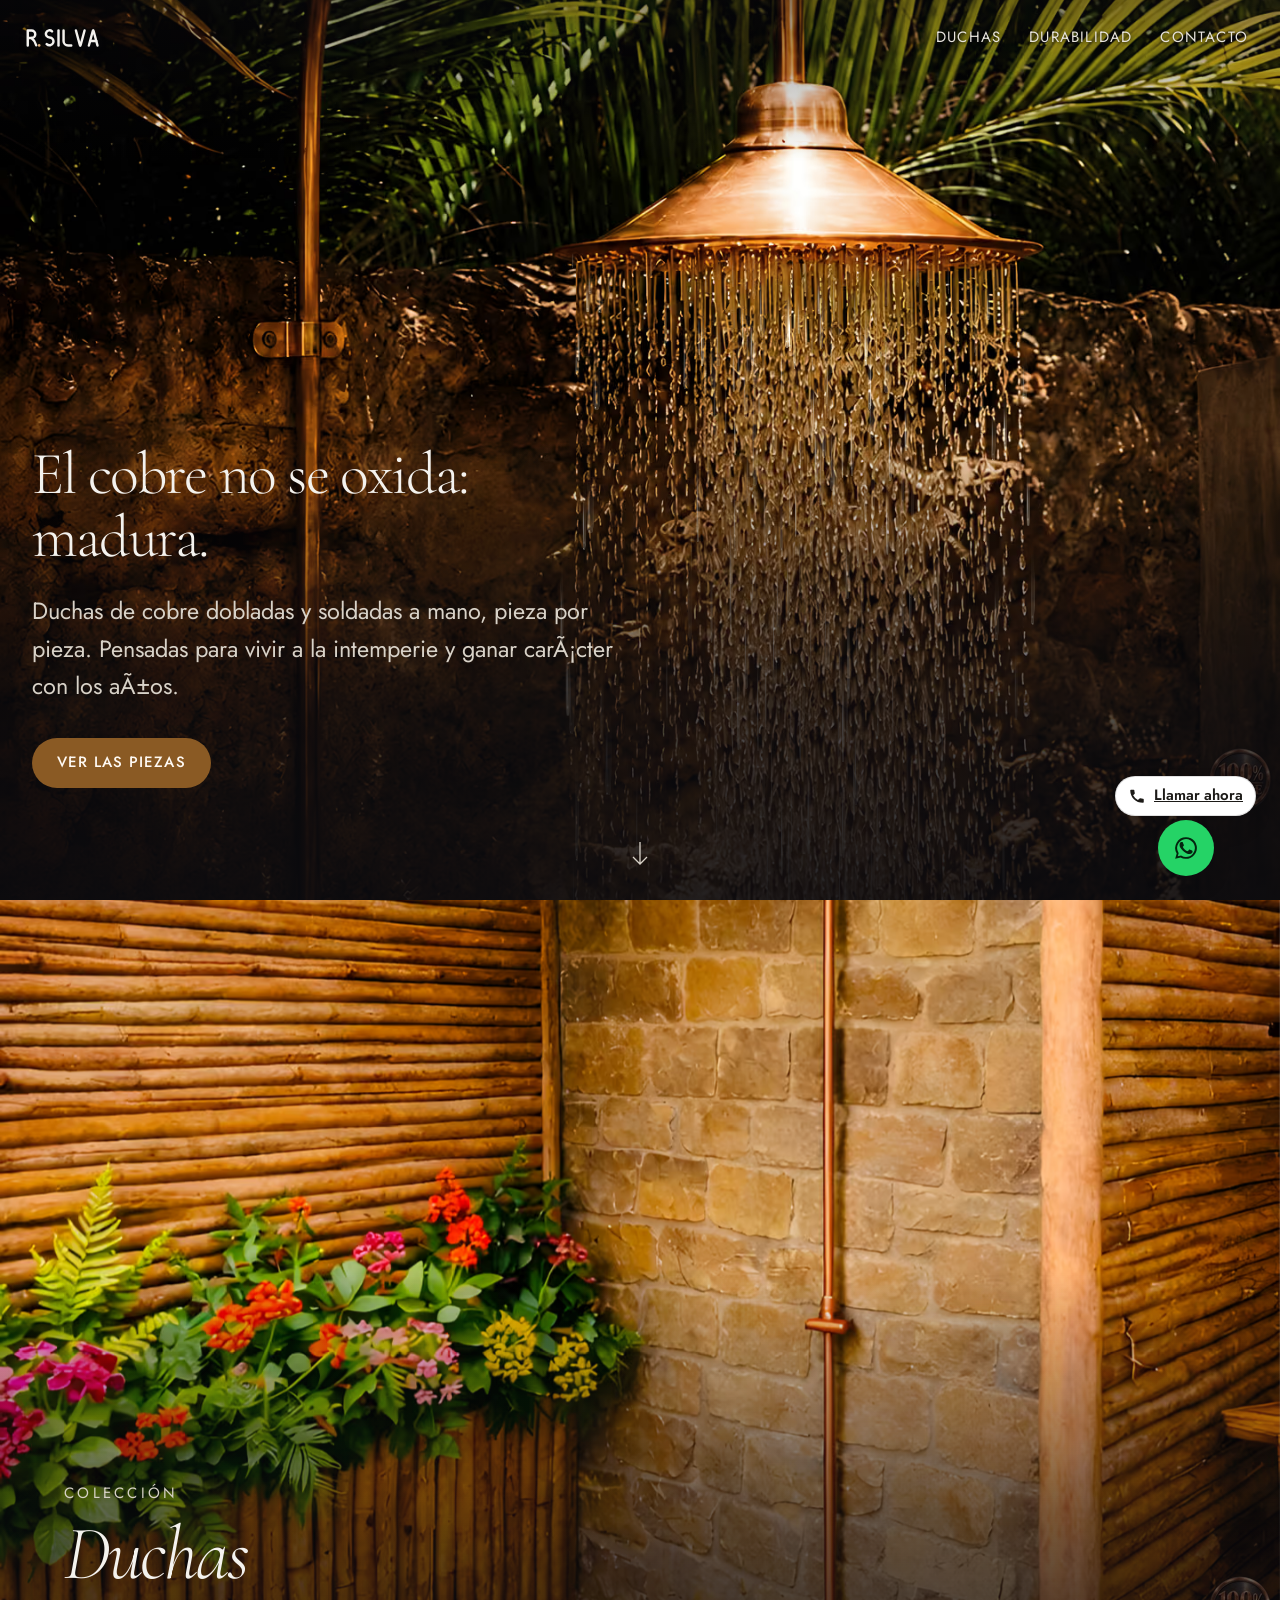
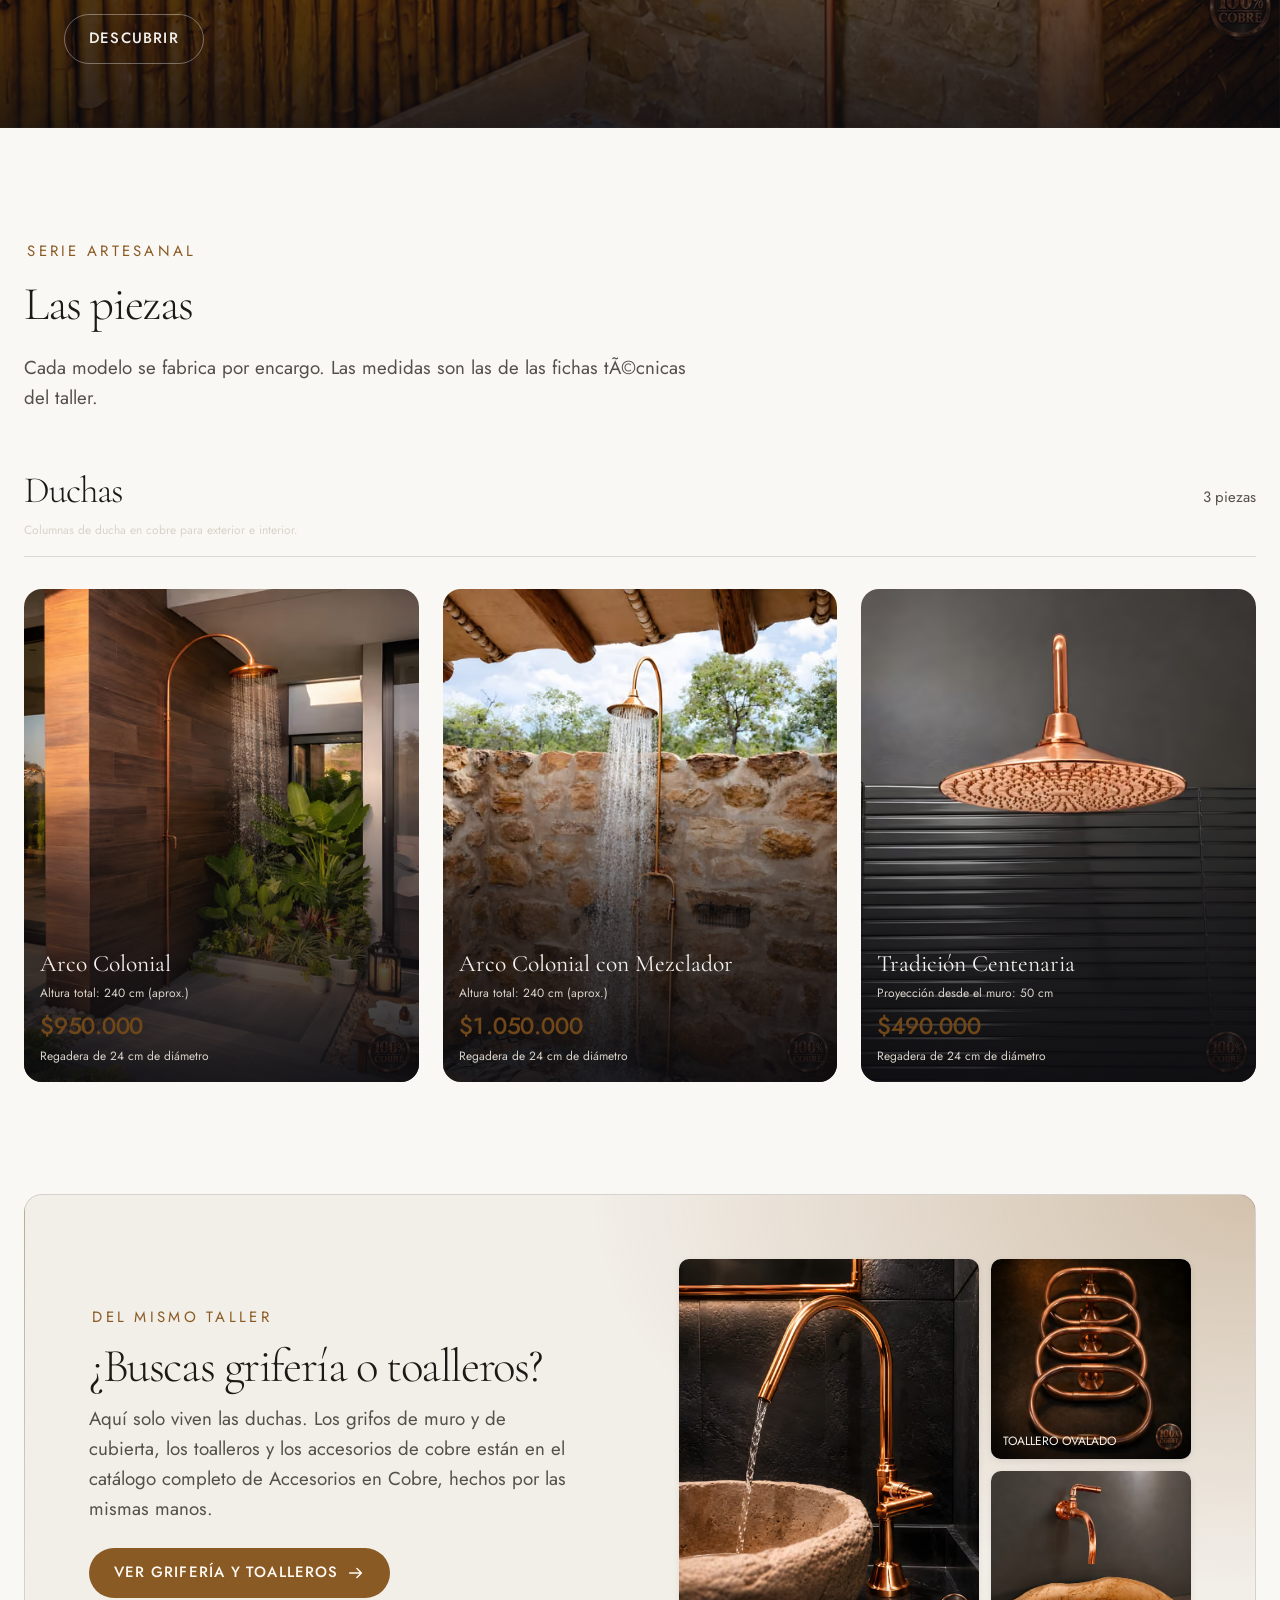
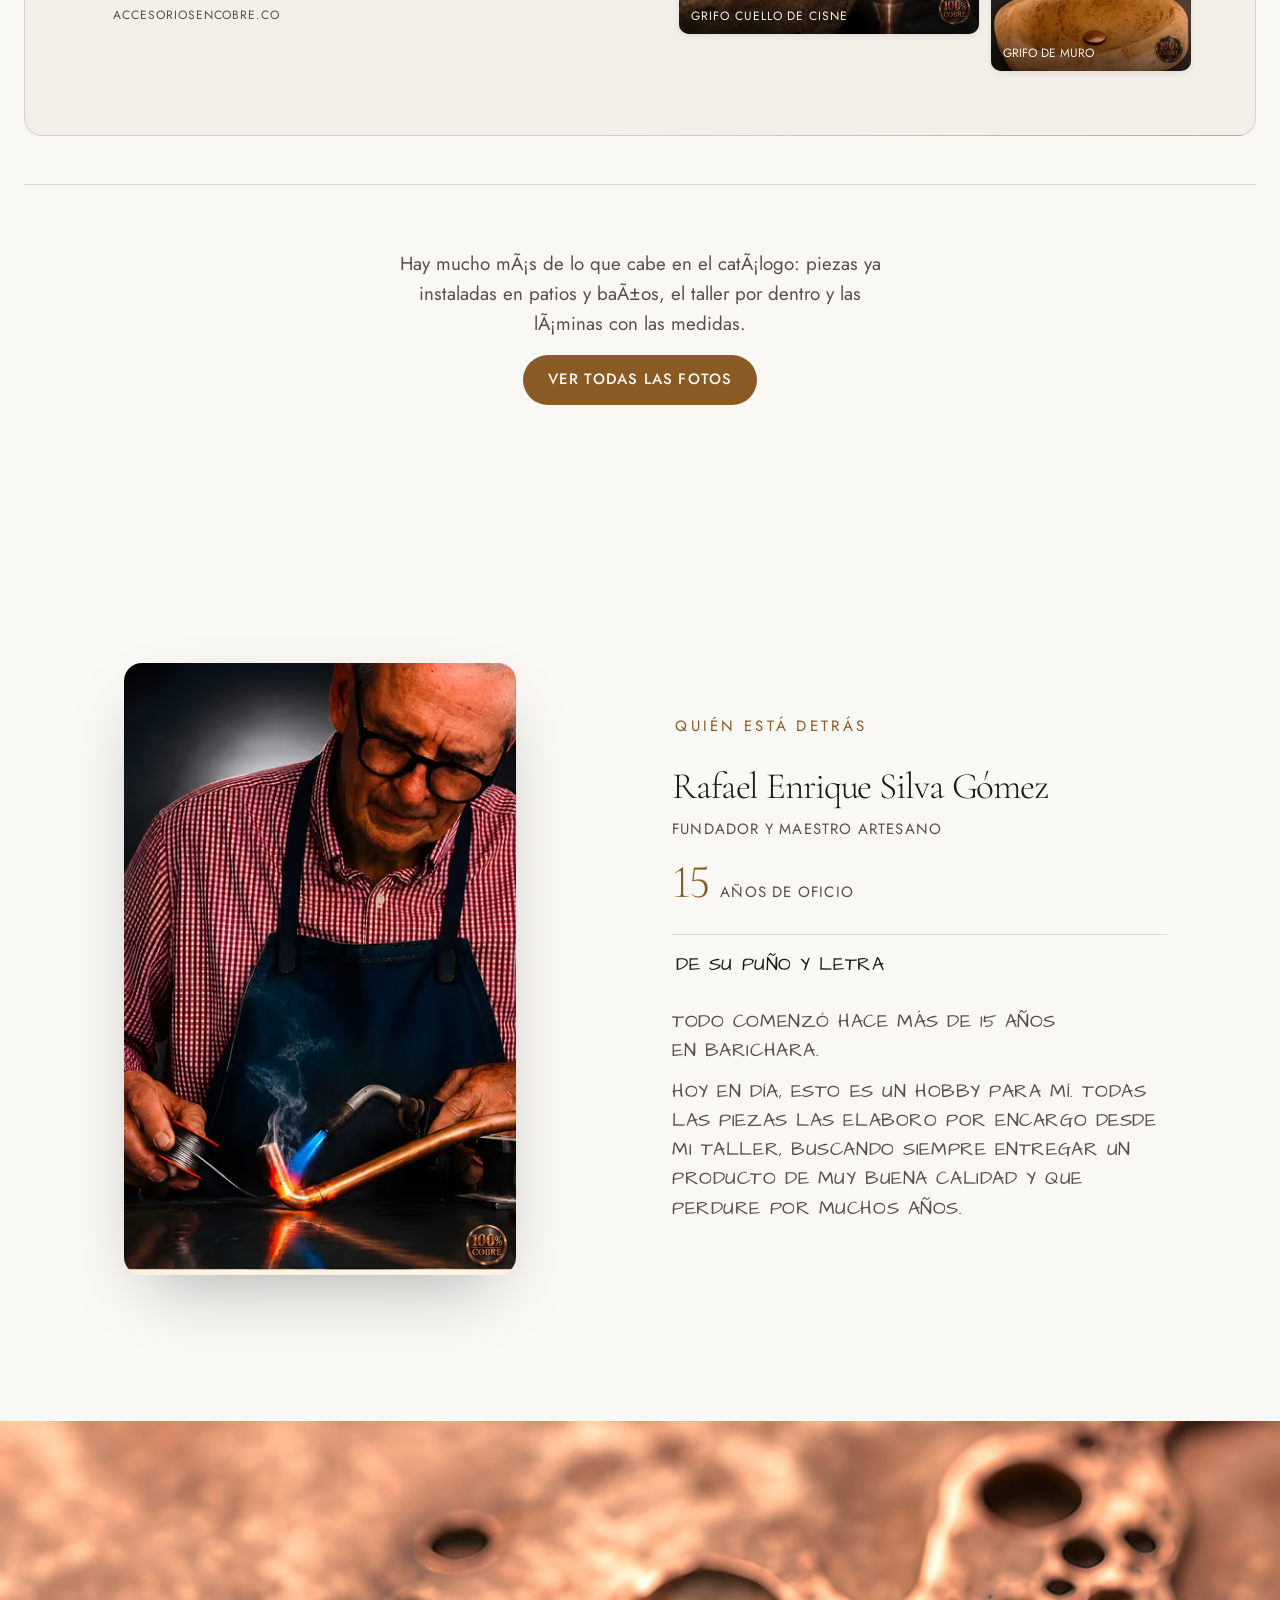
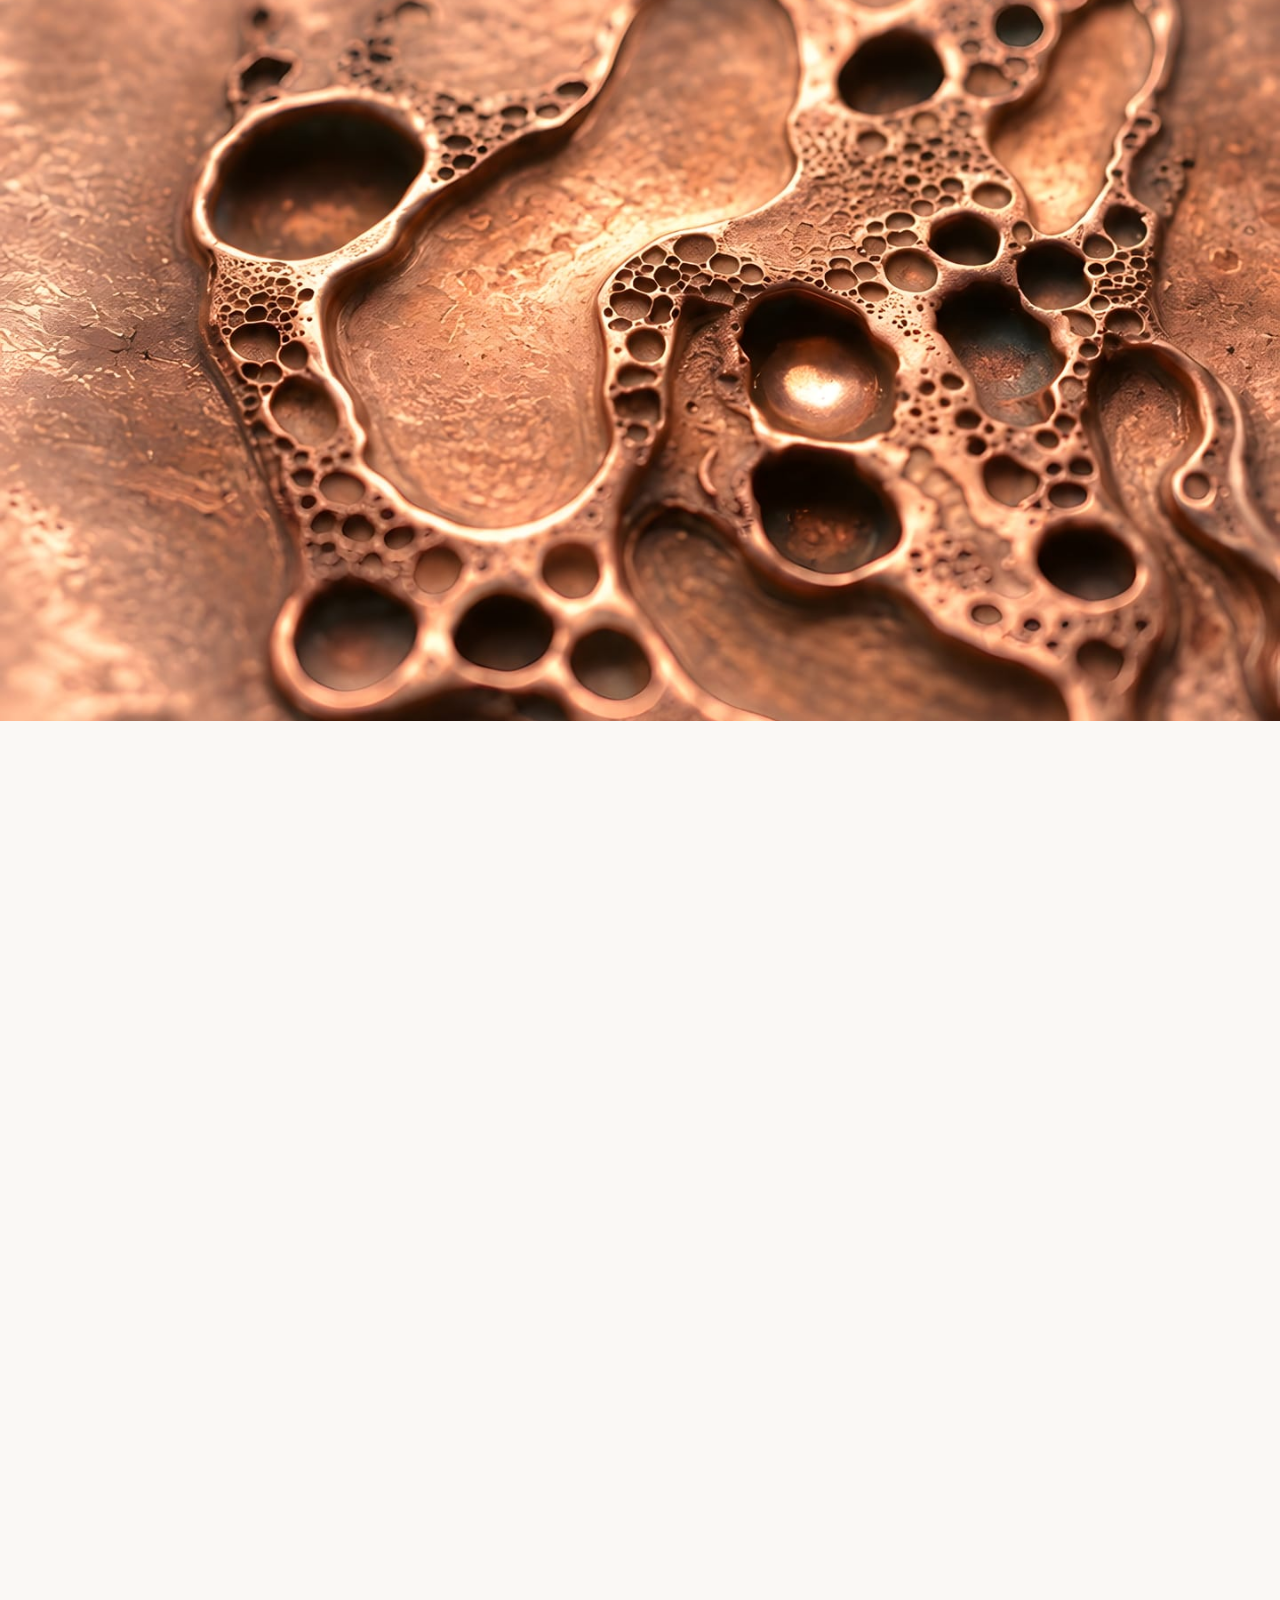
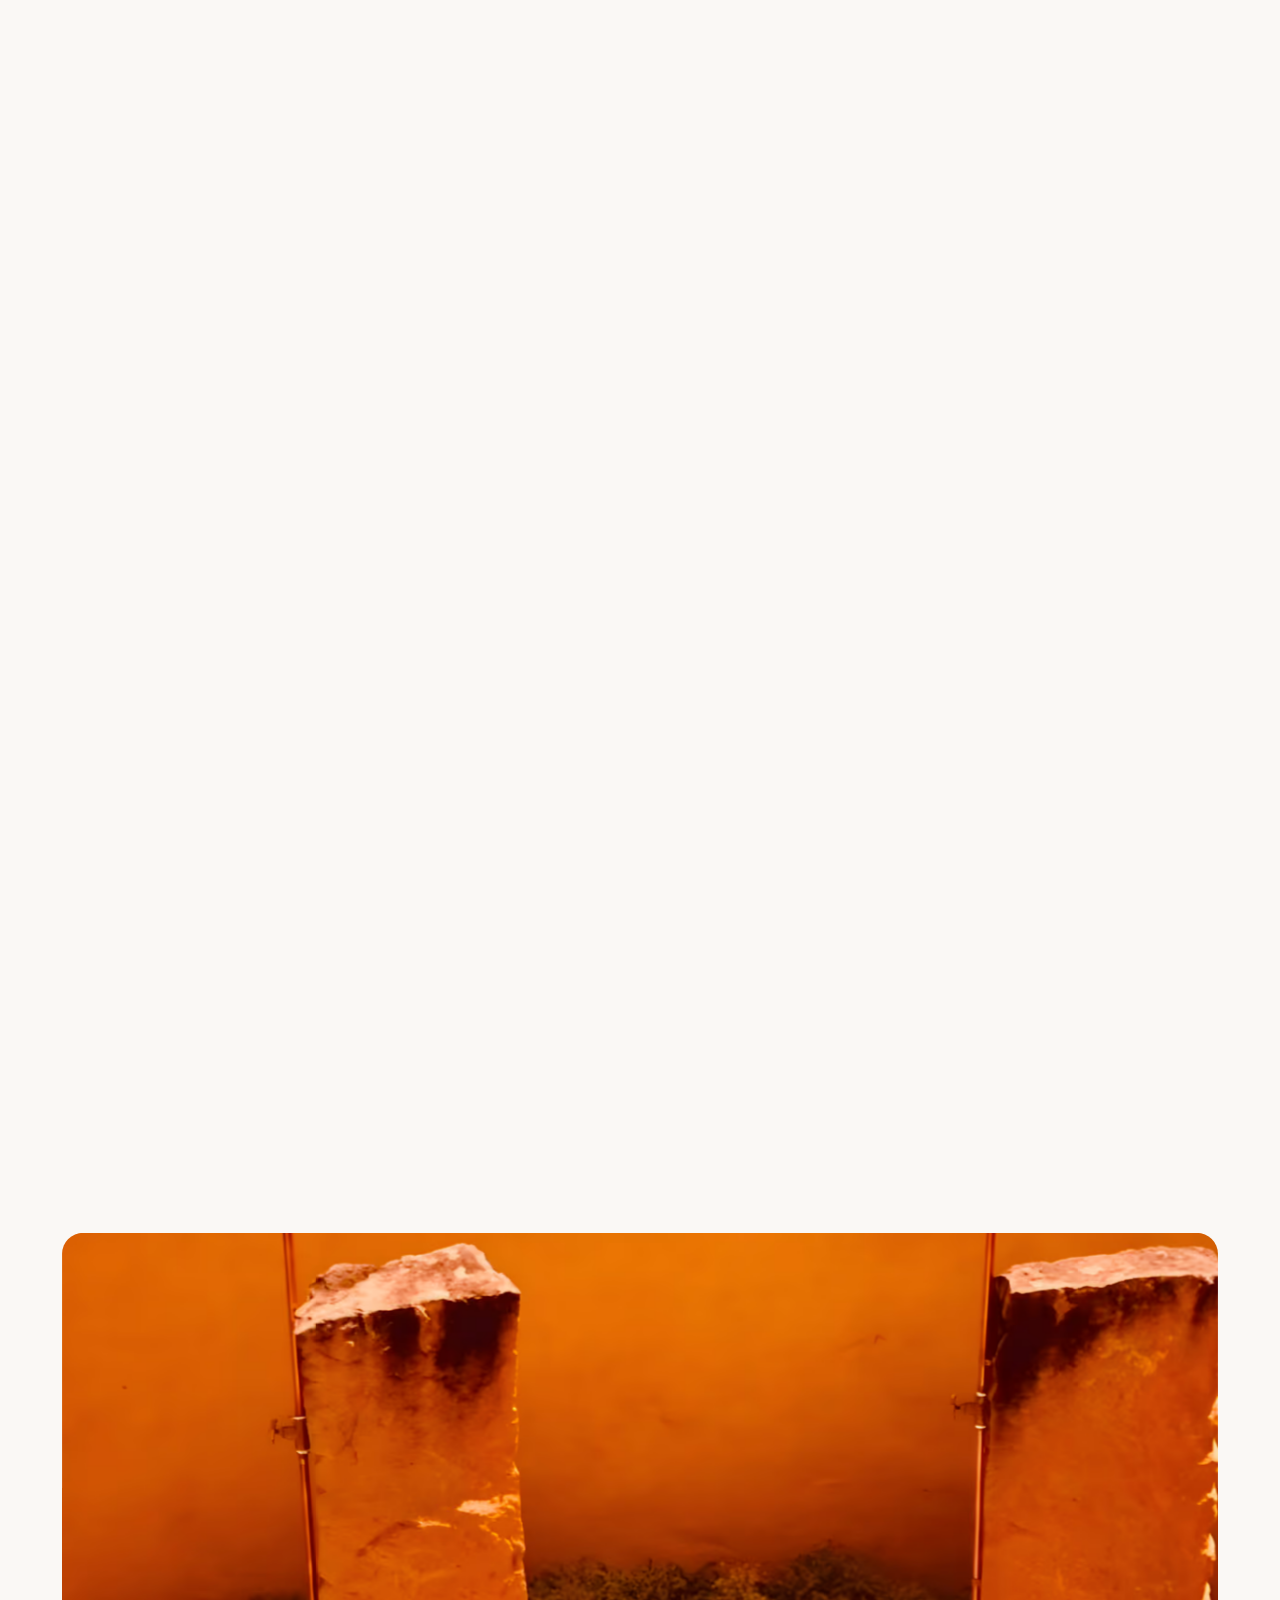
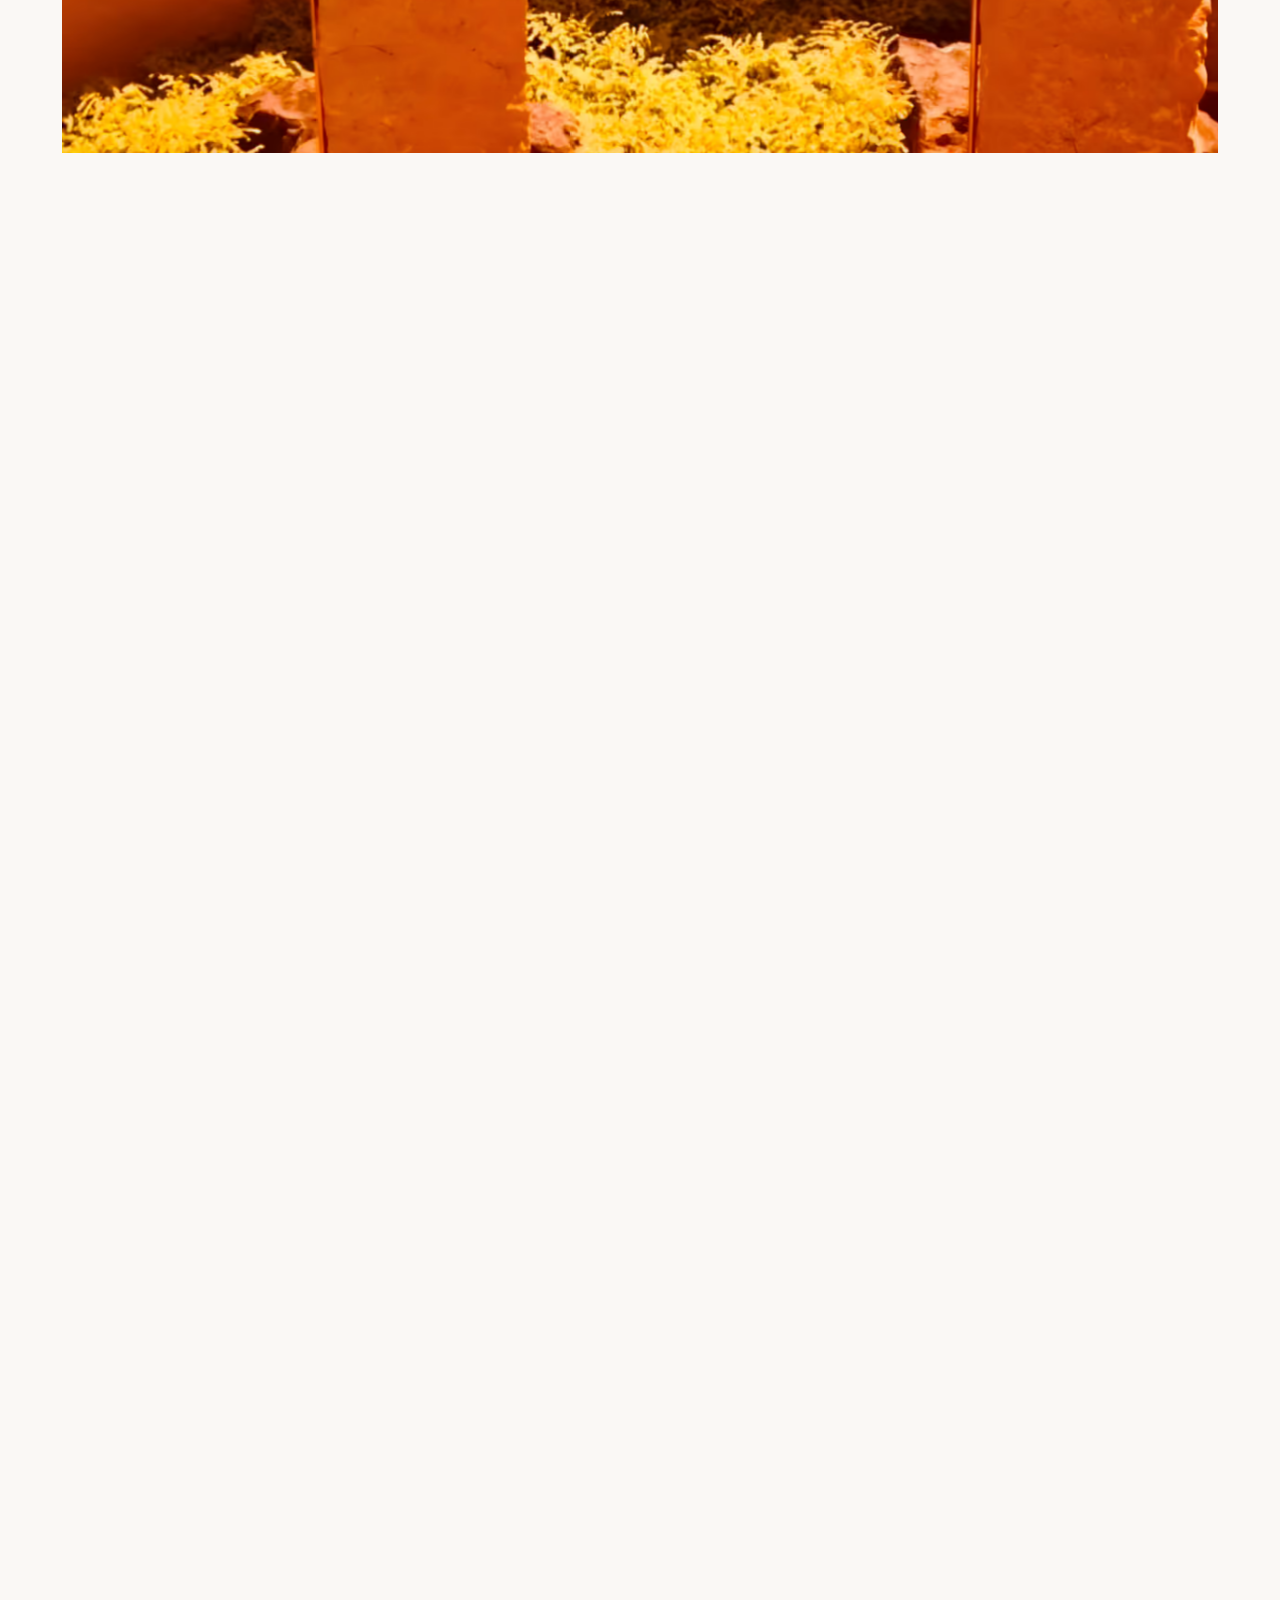
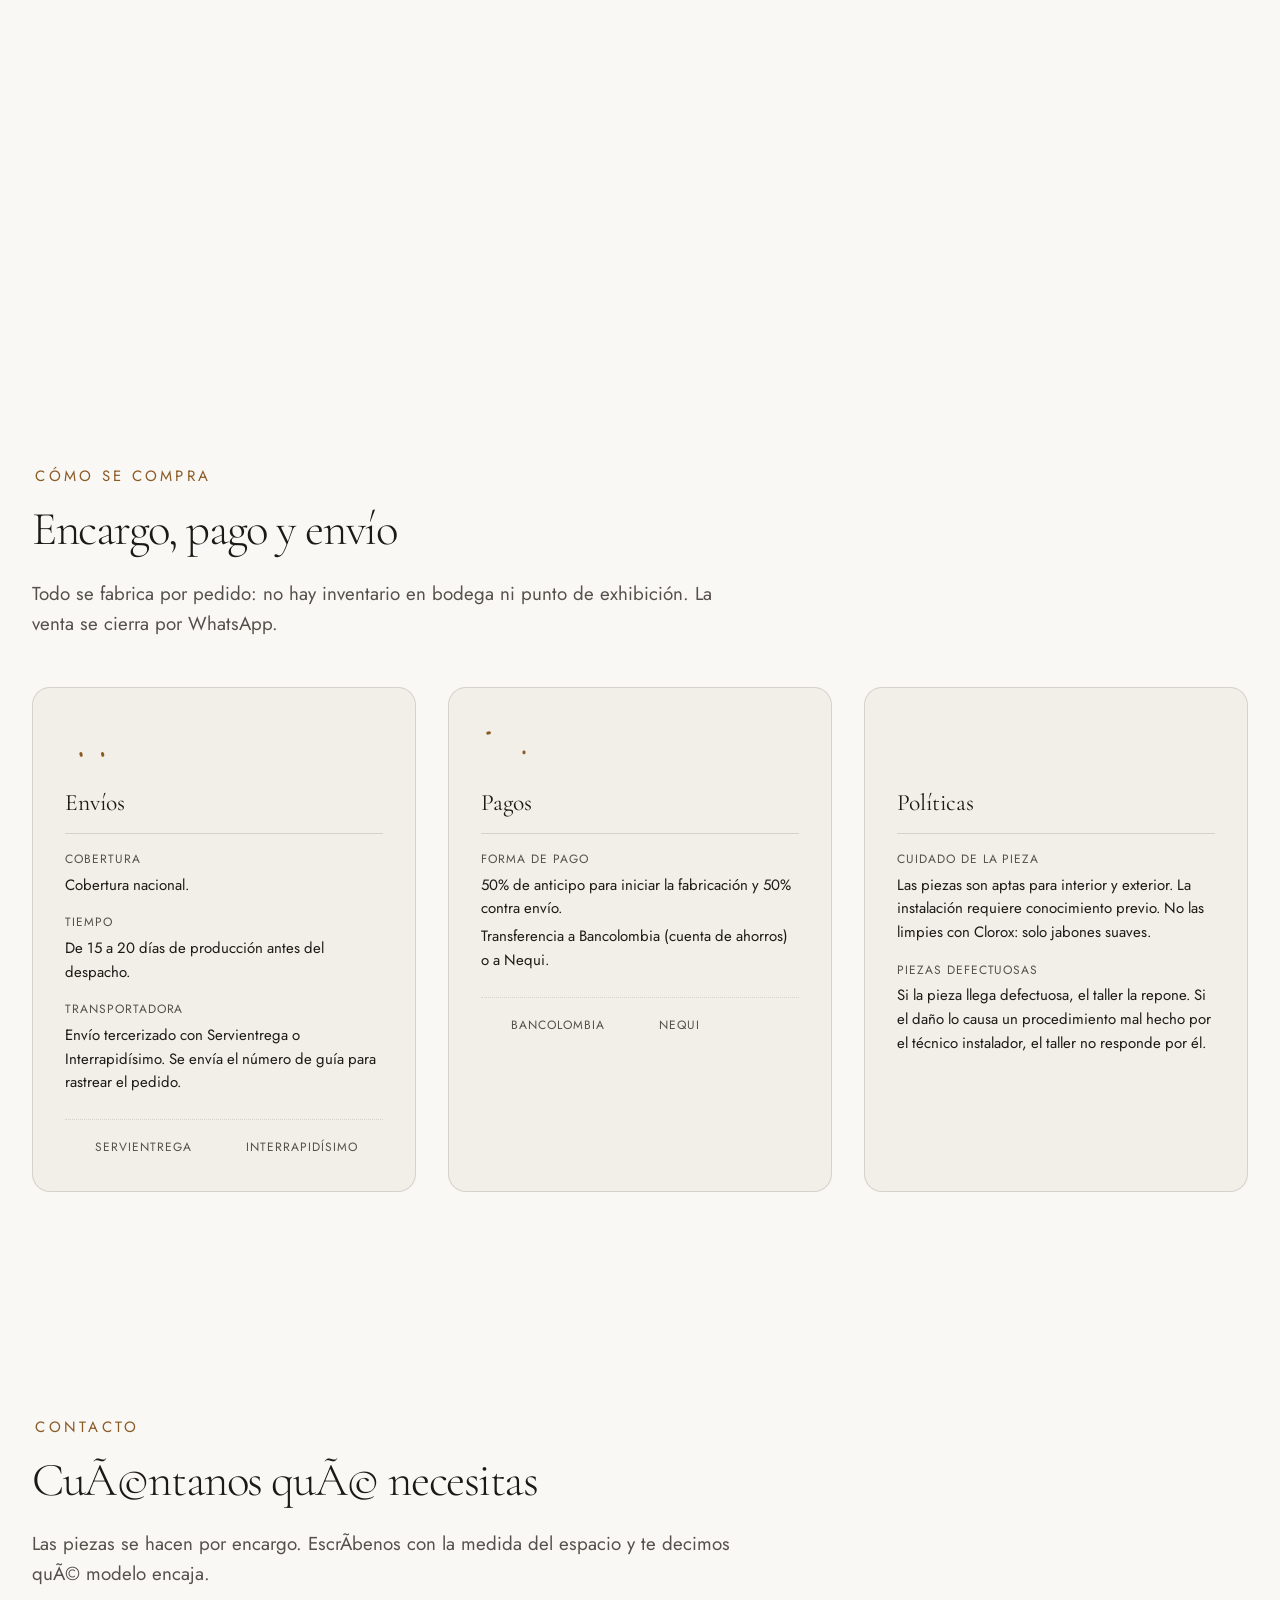
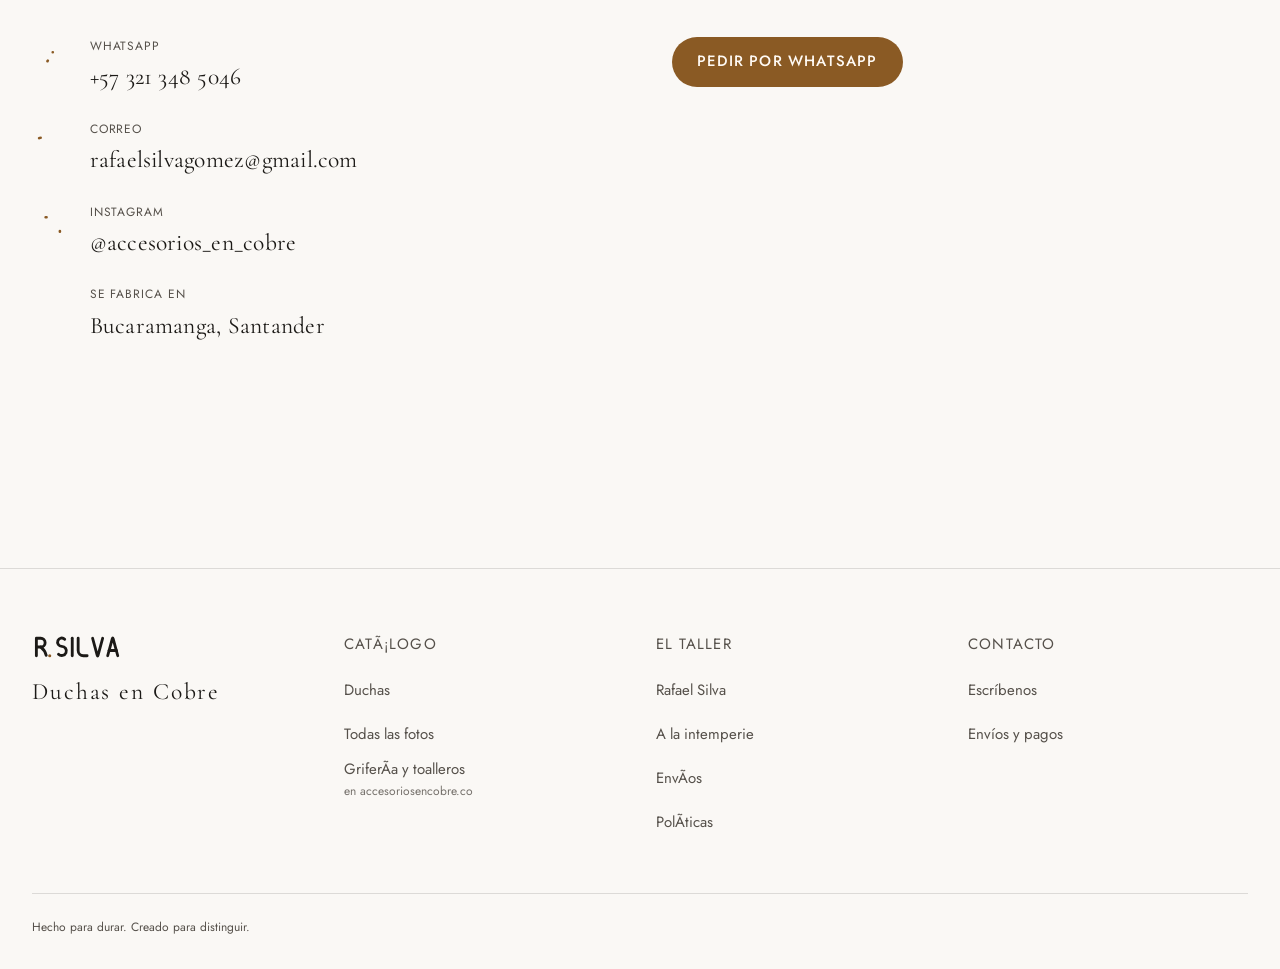
<file: index.html>
<!doctype html>
<!-- data-tema="claro": el sitio se ve SIEMPRE en claro, sin importar el modo
     del sistema del visitante — decisión del cliente (el oscuro le cambiaba
     el carácter al sitio). El mecanismo vive en tokens.css. -->
<html lang="es" class="sin-js" data-tema="claro">
<head>
<!-- Meta Pixel Code -->
<script>
!function(f,b,e,v,n,t,s)
{if(f.fbq)return;n=f.fbq=function(){n.callMethod?
n.callMethod.apply(n,arguments):n.queue.push(arguments)};
if(!f._fbq)f._fbq=n;n.push=n;n.loaded=!0;n.version='2.0';
n.queue=[];t=b.createElement(e);t.async=!0;
t.src=v;s=b.getElementsByTagName(e)[0];
s.parentNode.insertBefore(t,s)}(window, document,'script',
'https://connect.facebook.net/en_US/fbevents.js');
fbq('init', '2321332071740838');
fbq('track', 'PageView');
</script>
<noscript><img height="1" width="1" style="display:none"
src="https://www.facebook.com/tr?id=2321332071740838&ev=PageView&noscript=1"
/></noscript>
<!-- End Meta Pixel Code -->
<!-- Microsoft Clarity -->
<script type="text/javascript">
    (function(c,l,a,r,i,t,y){
        c[a]=c[a]||function(){(c[a].q=c[a].q||[]).push(arguments)};
        t=l.createElement(r);t.async=1;t.src="https://www.clarity.ms/tag/"+i;
        y=l.getElementsByTagName(r)[0];y.parentNode.insertBefore(t,y);
    })(window, document, "clarity", "script", "ydt8cdywu6");
</script>
<!-- End Microsoft Clarity -->
<meta charset="utf-8">
<meta name="viewport" content="width=device-width, initial-scale=1, viewport-fit=cover">
<title>Duchas en Cobre · Rafael Silva</title>
<meta name="description" content="Duchas en cobre dobladas y soldadas a mano por Rafael Silva en Bucaramanga. Columnas y arcos para exterior e interior que envejecen con carácter.">
<meta name="theme-color" content="#faf8f5">

<link rel="icon" href="img/logo/rsilva-favicon.svg" type="image/svg+xml">

<meta property="og:type" content="website">
<meta property="og:title" content="Duchas en Cobre · Rafael Silva">
<meta property="og:description" content="Duchas en cobre hechas a mano, para exterior e interior. Hecho para durar.">
<meta property="og:locale" content="es_CO">

<!-- Las familias que tokens.css ya declara. Sin este <link> el navegador caía
     en silencio a la fuente del sistema: el sitio entero se veía "de plantilla"
     con el CSS correcto. Mismos pesos que usan los sitios hermanos. -->
<link rel="preconnect" href="https://fonts.googleapis.com">
<link rel="preconnect" href="https://fonts.gstatic.com" crossorigin>
<link href="https://fonts.googleapis.com/css2?family=Architects+Daughter&family=Cormorant+Garamond:ital,wght@0,300;0,400;0,500;0,600;1,300;1,400;1,500&family=Jost:ital,wght@0,300;0,400;0,500;1,400&display=swap" rel="stylesheet">

<link rel="stylesheet" href="tokens.css">
<link rel="stylesheet" href="estilo.css">

<!-- La foto del héroe la inyecta app.js (módulo, diferido): sin esta
     precarga el navegador no la descubre hasta que el JS corre, y en 4G
     esos segundos se notan. Mismo srcset/sizes que pinta picture(), en
     avif, que es el formato que eligen todos los navegadores actuales. -->
<link rel="preload" as="image" type="image/avif"
      href="img/hero-ducha-1080.avif"
      imagesrcset="img/hero-ducha-480.avif 480w, img/hero-ducha-720.avif 720w, img/hero-ducha-1080.avif 1080w, img/hero-ducha-1440.avif 1440w"
      imagesizes="100vw"
      fetchpriority="high">

<!-- Sin JS el contenido revelado debe verse igual, no quedarse invisible -->
<noscript><style>[data-revelar]{opacity:1 !important;translate:0 0 !important}</style></noscript>
</head>
<body>

<a href="#principal" class="salto-contenido">Saltar al contenido</a>

<header class="nav">
  <!-- El wordmark va en línea, no como <img>: así hereda currentColor y
       funciona igual en tema claro y oscuro, sin una petición extra. -->
  <a href="#" class="nav__marca" aria-label="Duchas en Cobre · inicio">
    <svg class="wordmark" viewBox="0 0 206 64" width="206" height="64" aria-hidden="true" focusable="false">
      <g fill="none" stroke="currentColor" stroke-width="6.5" stroke-linecap="round" stroke-linejoin="round">
        <path d="M10 52 V12 h10 a10 10 0 0 1 0 20 H10"/>
        <path d="M20 32 C26 36.5 30.5 43.5 32.5 51.2"/>
        <!-- S-I-L-V-A corrido para separarlo del punto: antes quedaba pegado a "R." -->
        <g transform="translate(14,0)">
          <path d="M60.72 14.28 A9.5 9.5 0 1 0 54 30.5 A10.5 10.5 0 1 1 46.58 48.42"/>
          <path d="M78 12 V52"/>
          <path d="M91.5 12 V40 A12 12 0 0 0 103.5 52 H112"/>
          <path d="M124.5 12 L134.94 50.6 Q136 54.5 137.06 50.6 L147.5 12"/>
          <path d="M159 52 L169.44 13.4 Q170.5 9.5 171.56 13.4 L182 52"/>
          <path d="M162.25 40 H178.75"/>
        </g>
      </g>
      <!-- El punto de "R.Silva": vive en el hueco entre la R y la S, a ras de
           la línea base de los trazos, en el color de acento. -->
      <circle cx="40.5" cy="51.8" r="3.5" fill="var(--acento, currentColor)"/>
    </svg>
  </a>

  <button class="nav__menu" aria-expanded="false" aria-controls="menu" aria-label="Abrir menú">
    <svg width="24" height="24" viewBox="0 0 24 24" fill="none" stroke="currentColor" stroke-width="1.5" aria-hidden="true">
      <path d="M3 6h18M3 12h18M3 18h18"/>
    </svg>
  </button>

  <nav class="nav__enlaces" id="menu" aria-label="Principal">
    <a href="#duchas">Duchas</a>
    <a href="#durabilidad">Durabilidad</a>
    <a href="#contacto">Contacto</a>
  </nav>
</header>

<main id="principal">

  <!-- ══ HÉROE ══ -->
  <section class="heroe">
    <div class="heroe__fondo" id="heroe-fondo"></div>

    <div class="heroe__contenido">
      <h1 class="heroe__titulo">El cobre no se oxida:<br>madura.</h1>
      <p class="heroe__bajada">
        Duchas de cobre dobladas y soldadas a mano, pieza por pieza.
        Pensadas para vivir a la intemperie y ganar carácter con los años.
      </p>
      <div class="acciones">
        <a href="#duchas" class="boton boton--principal">Ver las piezas</a>
      </div>
    </div>

    <svg class="heroe__flecha" width="20" height="28" viewBox="0 0 20 28" fill="none"
         stroke="currentColor" stroke-width="1.3" aria-hidden="true">
      <path d="M10 2v22M3 17l7 7 7-7"/>
    </svg>
  </section>

  <!-- ══ PORTADAS DE COLECCIÓN ══
       Tres paneles a pantalla completa, uno por categoría, como en los sitios
       hermanos: la foto manda y el catálogo llega después. Se pintan desde
       app.js con los datos de CATEGORIAS. -->
  <section class="portadas" id="colecciones" aria-label="Colecciones"></section>

  <!-- ══ CATÁLOGO ══ -->
  <section class="seccion">
    <div class="contenedor--ancho contenedor">
      <p class="seccion__etiqueta" data-revelar>Serie artesanal</p>
      <h2 class="seccion__titulo" data-revelar>Las piezas</h2>
      <p class="seccion__bajada" data-revelar>
        Cada modelo se fabrica por encargo. Las medidas son las de las fichas
        técnicas del taller.
      </p>
      <div id="catalogo"></div>

      <!-- ══ SITIO HERMANO ══
           Este dominio es solo de duchas. Grifería, toalleros y accesorios
           salen del mismo taller y viven en accesoriosencobre.co: se ofrece
           el camino una vez, justo después de las duchas y antes del archivo
           de fotos, sin redirigir nada. Se pinta desde app.js (pintarHermano)
           para que sus fotos pasen por el mismo pipeline picture() que el
           resto del catálogo. -->
      <div id="hermano"></div>

      <!-- El archivo completo del taller vive en su propia página: son 160
           fotos y cargarlas aquí castigaría a quien solo viene a ver
           precios. Desde el catálogo se ofrece, no se impone. -->
      <div class="mas-fotos" data-revelar>
        <p class="mas-fotos__nota">
          Hay mucho más de lo que cabe en el catálogo: piezas ya instaladas en
          patios y baños, el taller por dentro y las láminas con las medidas.
        </p>
        <a href="galeria.html" class="boton boton--principal">Ver todas las fotos</a>
      </div>
    </div>
  </section>

  <!-- ══ EL ARTESANO ══
       Justo después del catálogo: primero las piezas, luego quién las hace. -->
  <section class="seccion" id="artesano"></section>

  <!-- ══ DURABILIDAD ══
       El argumento #1 de la marca (14 años de intemperie verificables). -->
  <section class="seccion" id="durabilidad"></section>

  <!-- ══ CÓMO SE COMPRA (envíos · pagos · políticas) ══ -->
  <section class="seccion" id="compra"></section>

  <!-- ══ CONTACTO ══ -->
  <section class="seccion" id="contacto">
    <div class="contenedor">
      <p class="seccion__etiqueta" data-revelar>Contacto</p>
      <h2 class="seccion__titulo" data-revelar>Cuéntanos qué necesitas</h2>
      <p class="seccion__bajada" data-revelar>
        Las piezas se hacen por encargo. Escríbenos con la medida del espacio y
        te decimos qué modelo encaja.
      </p>
      <div id="bloque-contacto" data-revelar></div>
    </div>
  </section>

</main>

<footer class="pie">
  <div class="contenedor">
    <div class="pie__rejilla">
      <div class="pie__marca">
        <svg class="wordmark" viewBox="0 0 206 64" width="206" height="64" aria-hidden="true" focusable="false">
          <g fill="none" stroke="currentColor" stroke-width="6.5" stroke-linecap="round" stroke-linejoin="round">
            <path d="M10 52 V12 h10 a10 10 0 0 1 0 20 H10"/>
            <path d="M20 32 C26 36.5 30.5 43.5 32.5 51.2"/>
            <!-- La misma separación R. | SILVA que llevan los de la nav. -->
            <g transform="translate(14,0)">
              <path d="M60.72 14.28 A9.5 9.5 0 1 0 54 30.5 A10.5 10.5 0 1 1 46.58 48.42"/>
              <path d="M78 12 V52"/>
              <path d="M91.5 12 V40 A12 12 0 0 0 103.5 52 H112"/>
              <path d="M124.5 12 L134.94 50.6 Q136 54.5 137.06 50.6 L147.5 12"/>
              <path d="M159 52 L169.44 13.4 Q170.5 9.5 171.56 13.4 L182 52"/>
              <path d="M162.25 40 H178.75"/>
            </g>
          </g>
          <!-- El punto de "R.Silva": vive en el hueco entre la R y la S, a ras de
           la línea base de los trazos, en el color de acento. -->
      <circle cx="40.5" cy="51.8" r="3.5" fill="var(--acento, currentColor)"/>
        </svg>
        <p class="pie__nombre" data-negocio="nombre">Duchas en Cobre</p>
      </div>
      <div>
        <p class="pie__titulo">Catálogo</p>
        <ul class="pie__lista">
          <li><a href="#duchas">Duchas</a></li>
          <li><a href="galeria.html">Todas las fotos</a></li>
          <li><a href="https://accesoriosencobre.co">Grifería y toalleros <span class="pie__externo">en accesoriosencobre.co</span></a></li>
        </ul>
      </div>
      <div>
        <p class="pie__titulo">El taller</p>
        <ul class="pie__lista">
          <li><a href="#artesano">Rafael Silva</a></li>
          <li><a href="#durabilidad">A la intemperie</a></li>
          <li><a href="#envios">Envíos</a></li>
          <li><a href="#politicas">Políticas</a></li>
        </ul>
      </div>
      <div>
        <p class="pie__titulo">Contacto</p>
        <ul class="pie__lista" id="pie-contacto"></ul>
      </div>
    </div>
    <p class="pie__legal">
      Hecho para durar. Creado para distinguir.
    </p>
  </div>
</footer>

<div class="wsp" id="wsp"></div>

<script type="module" src="app.js"></script>
</body>
</html>
</file>
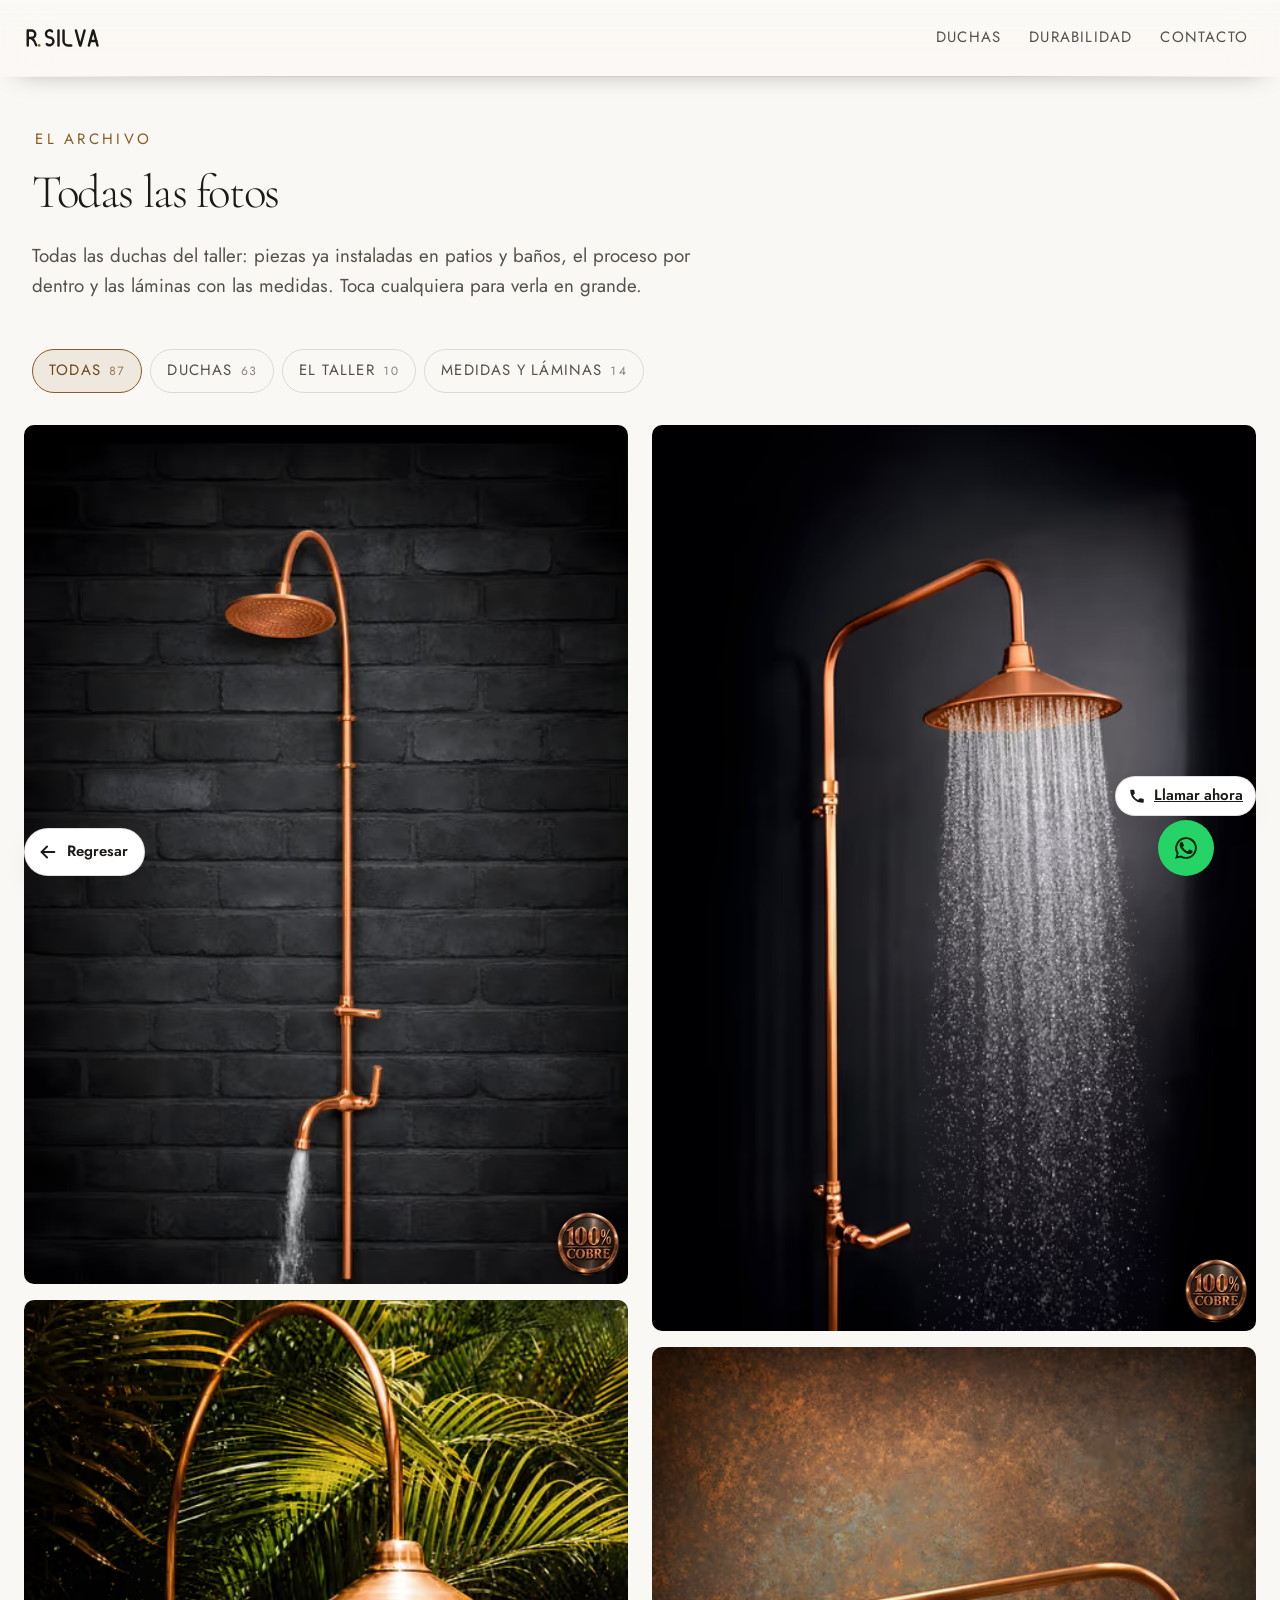
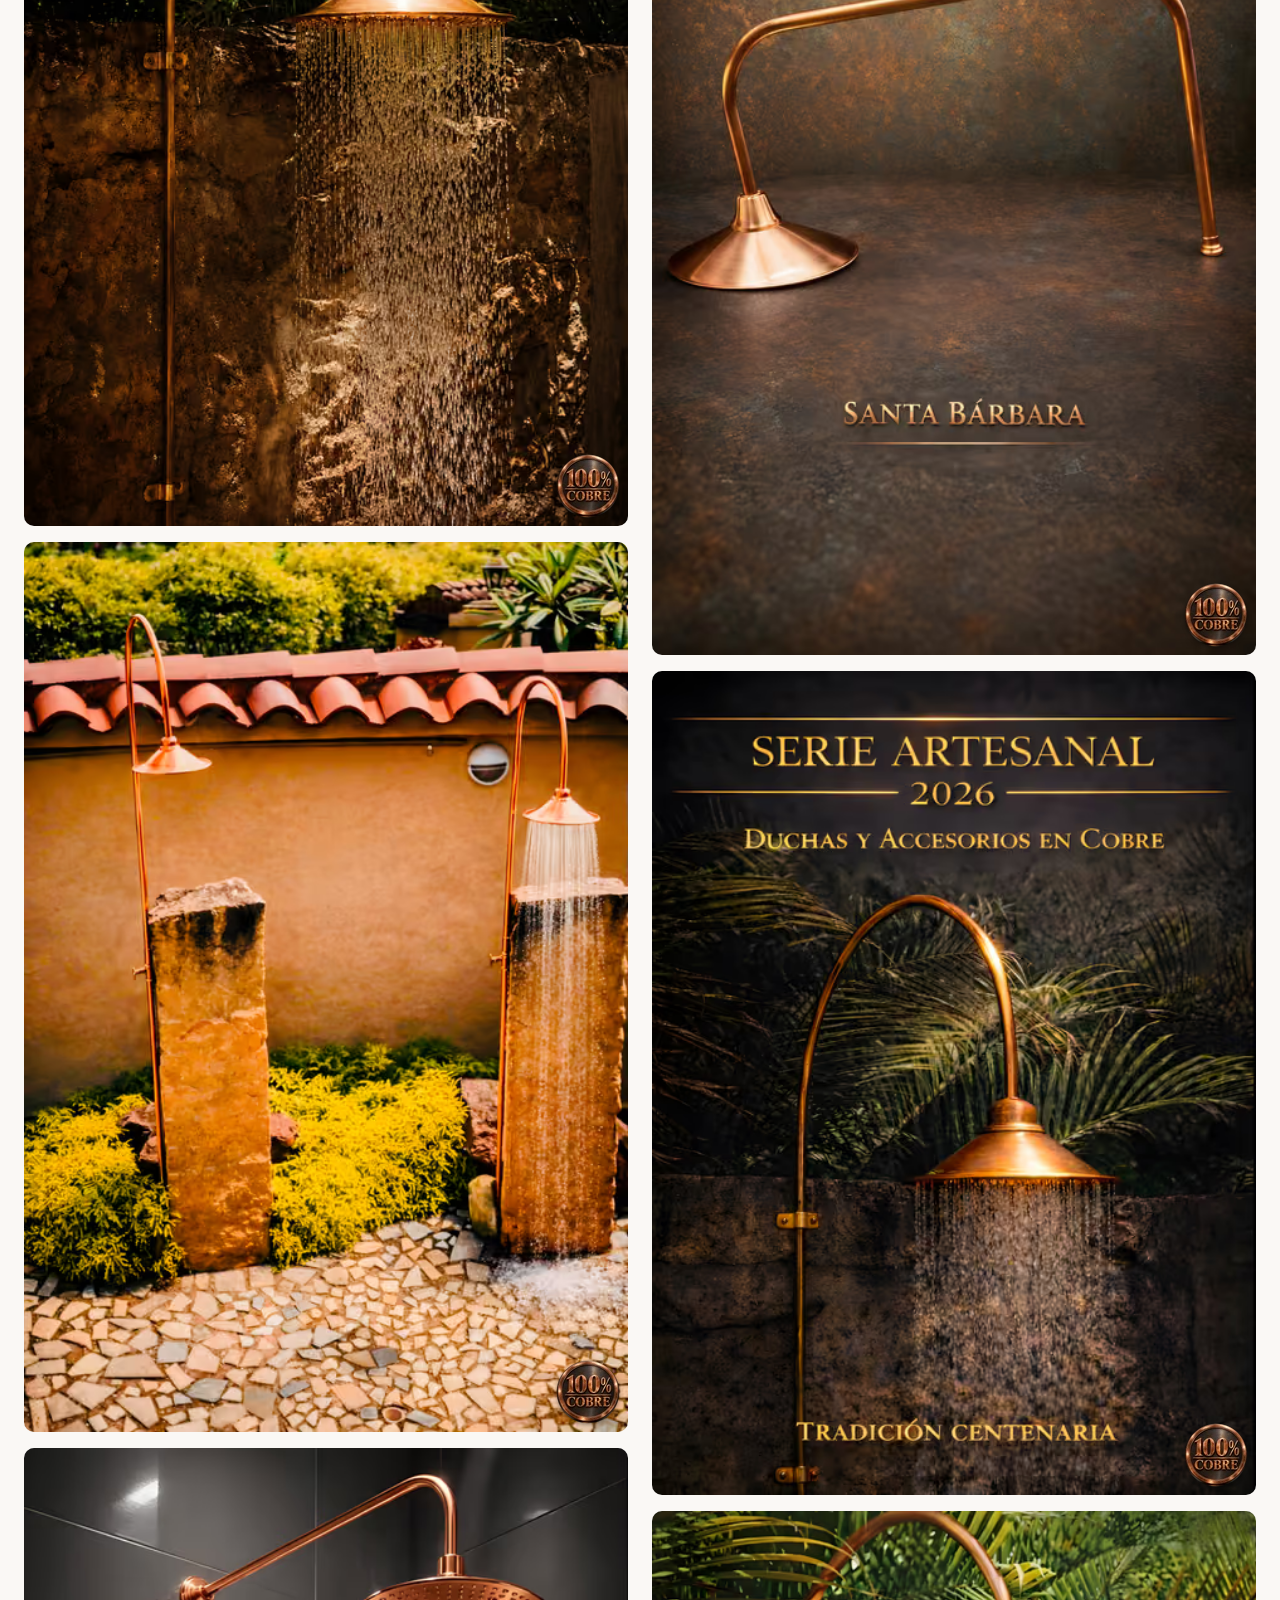
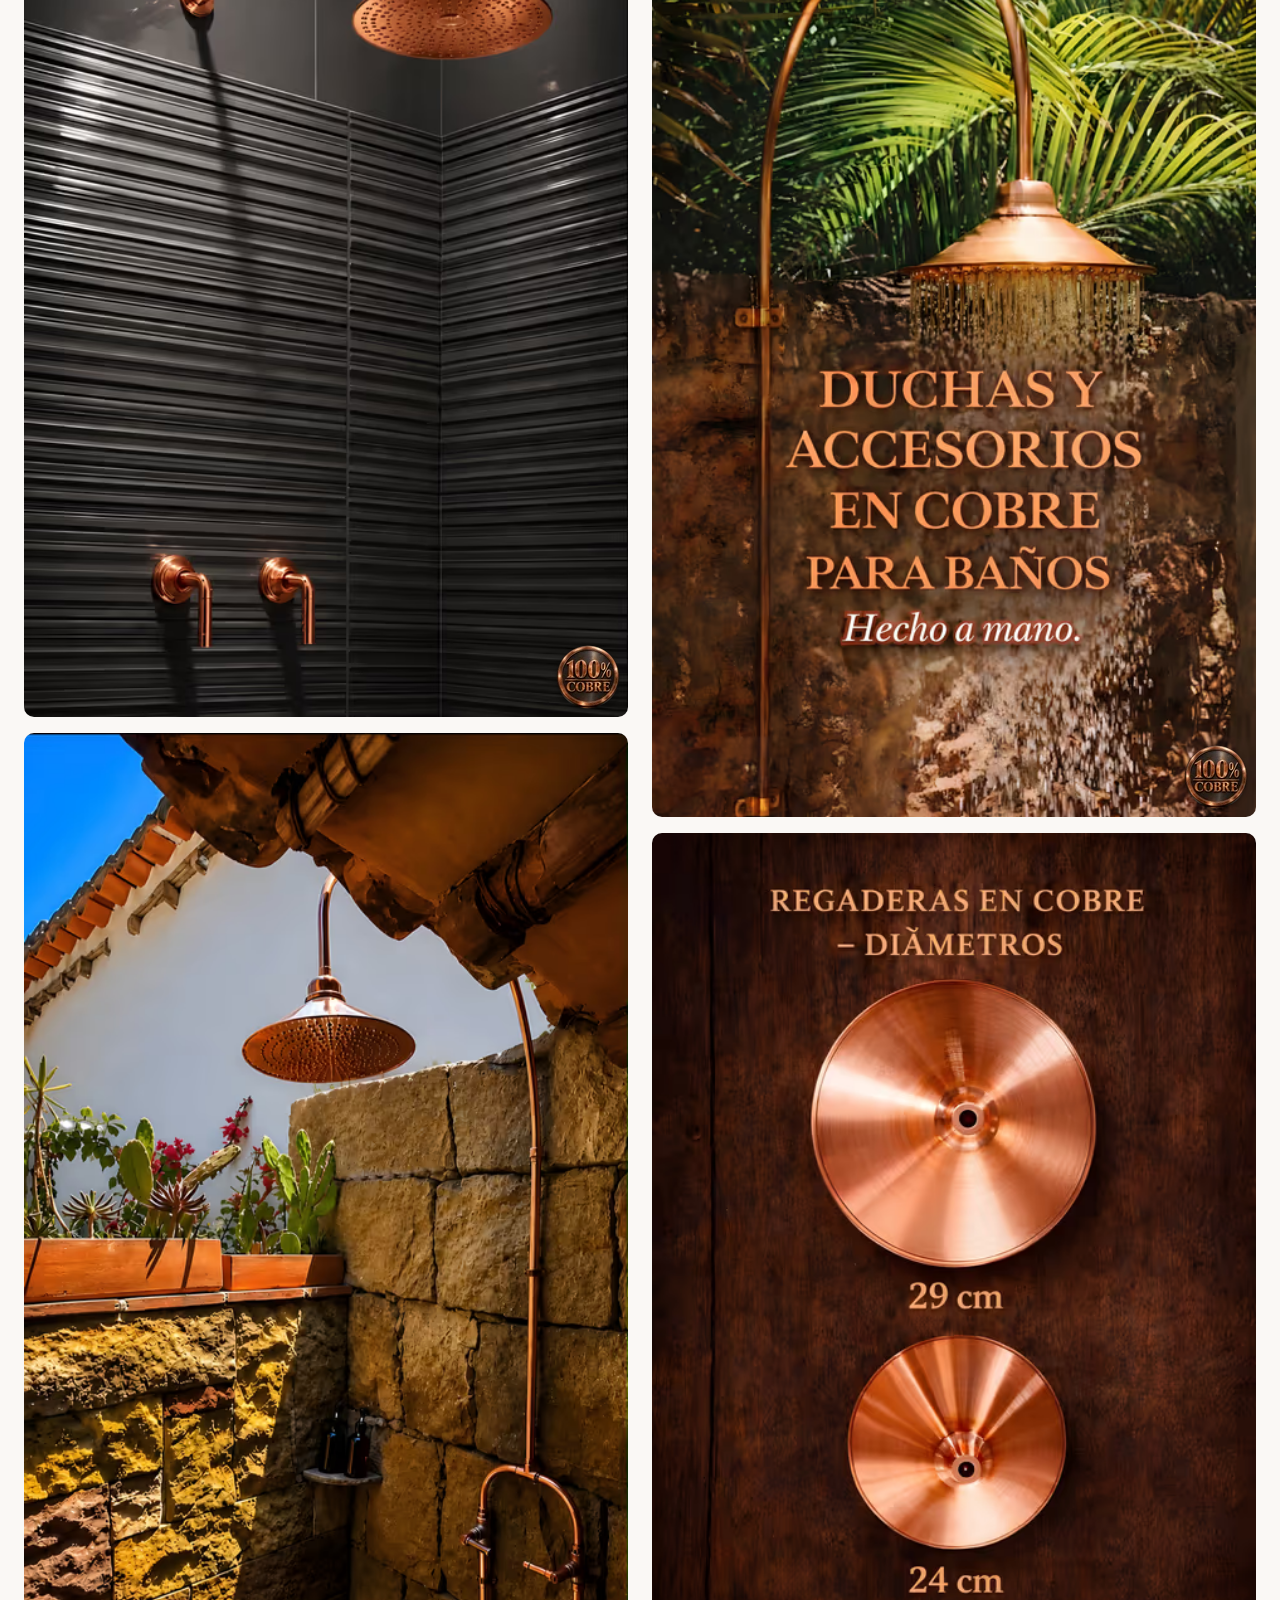
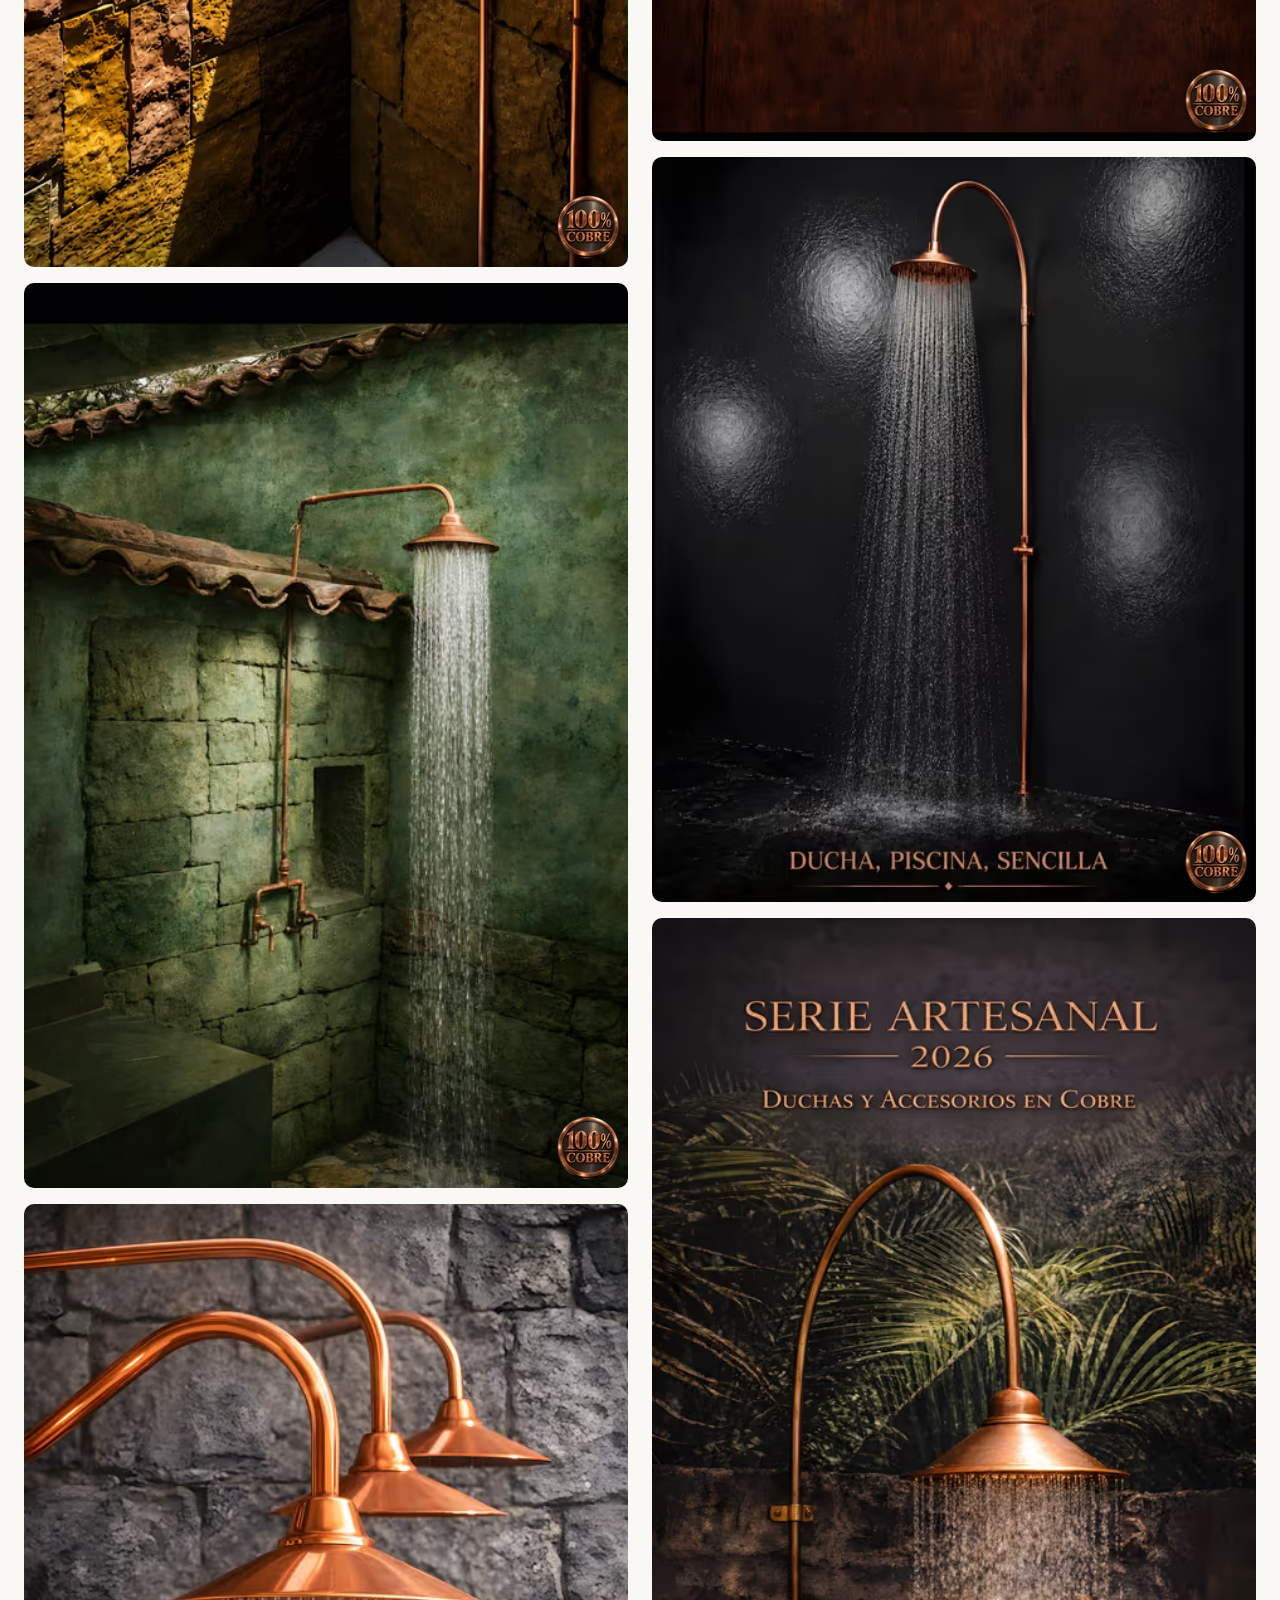
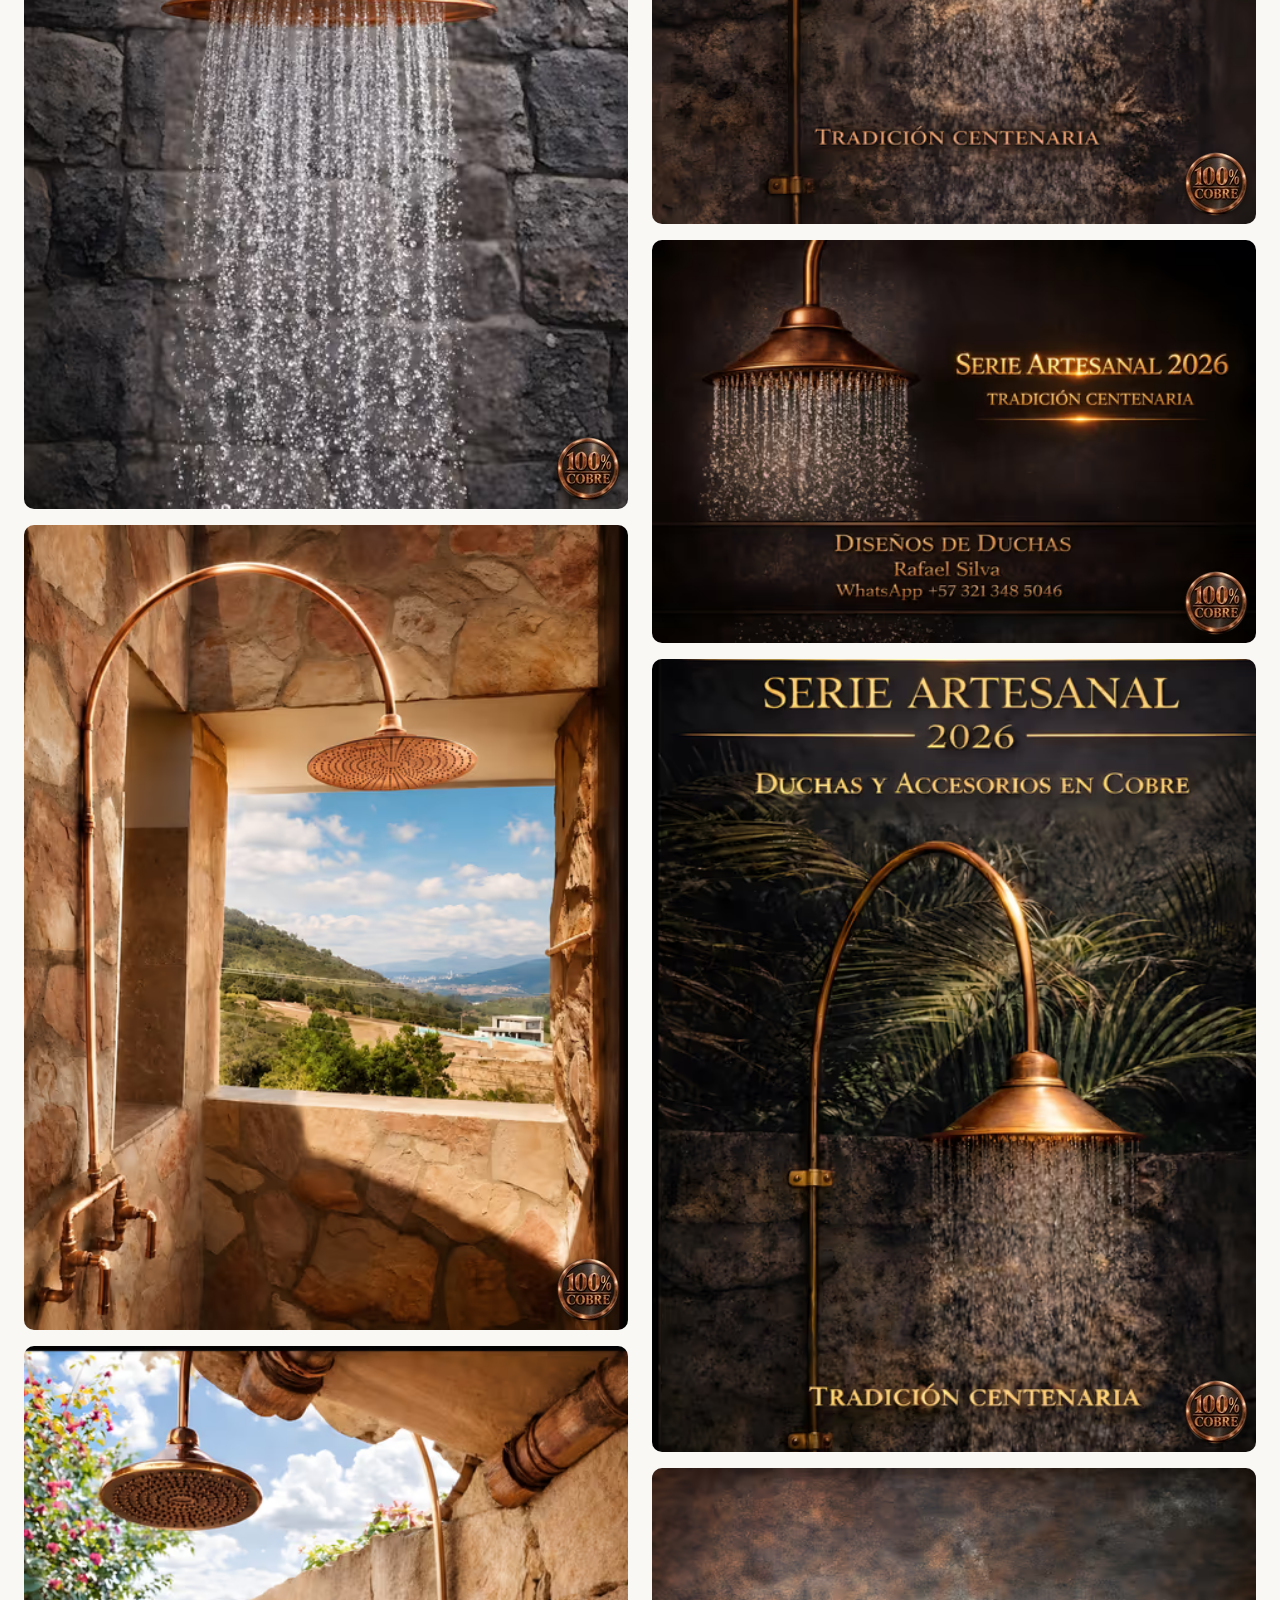
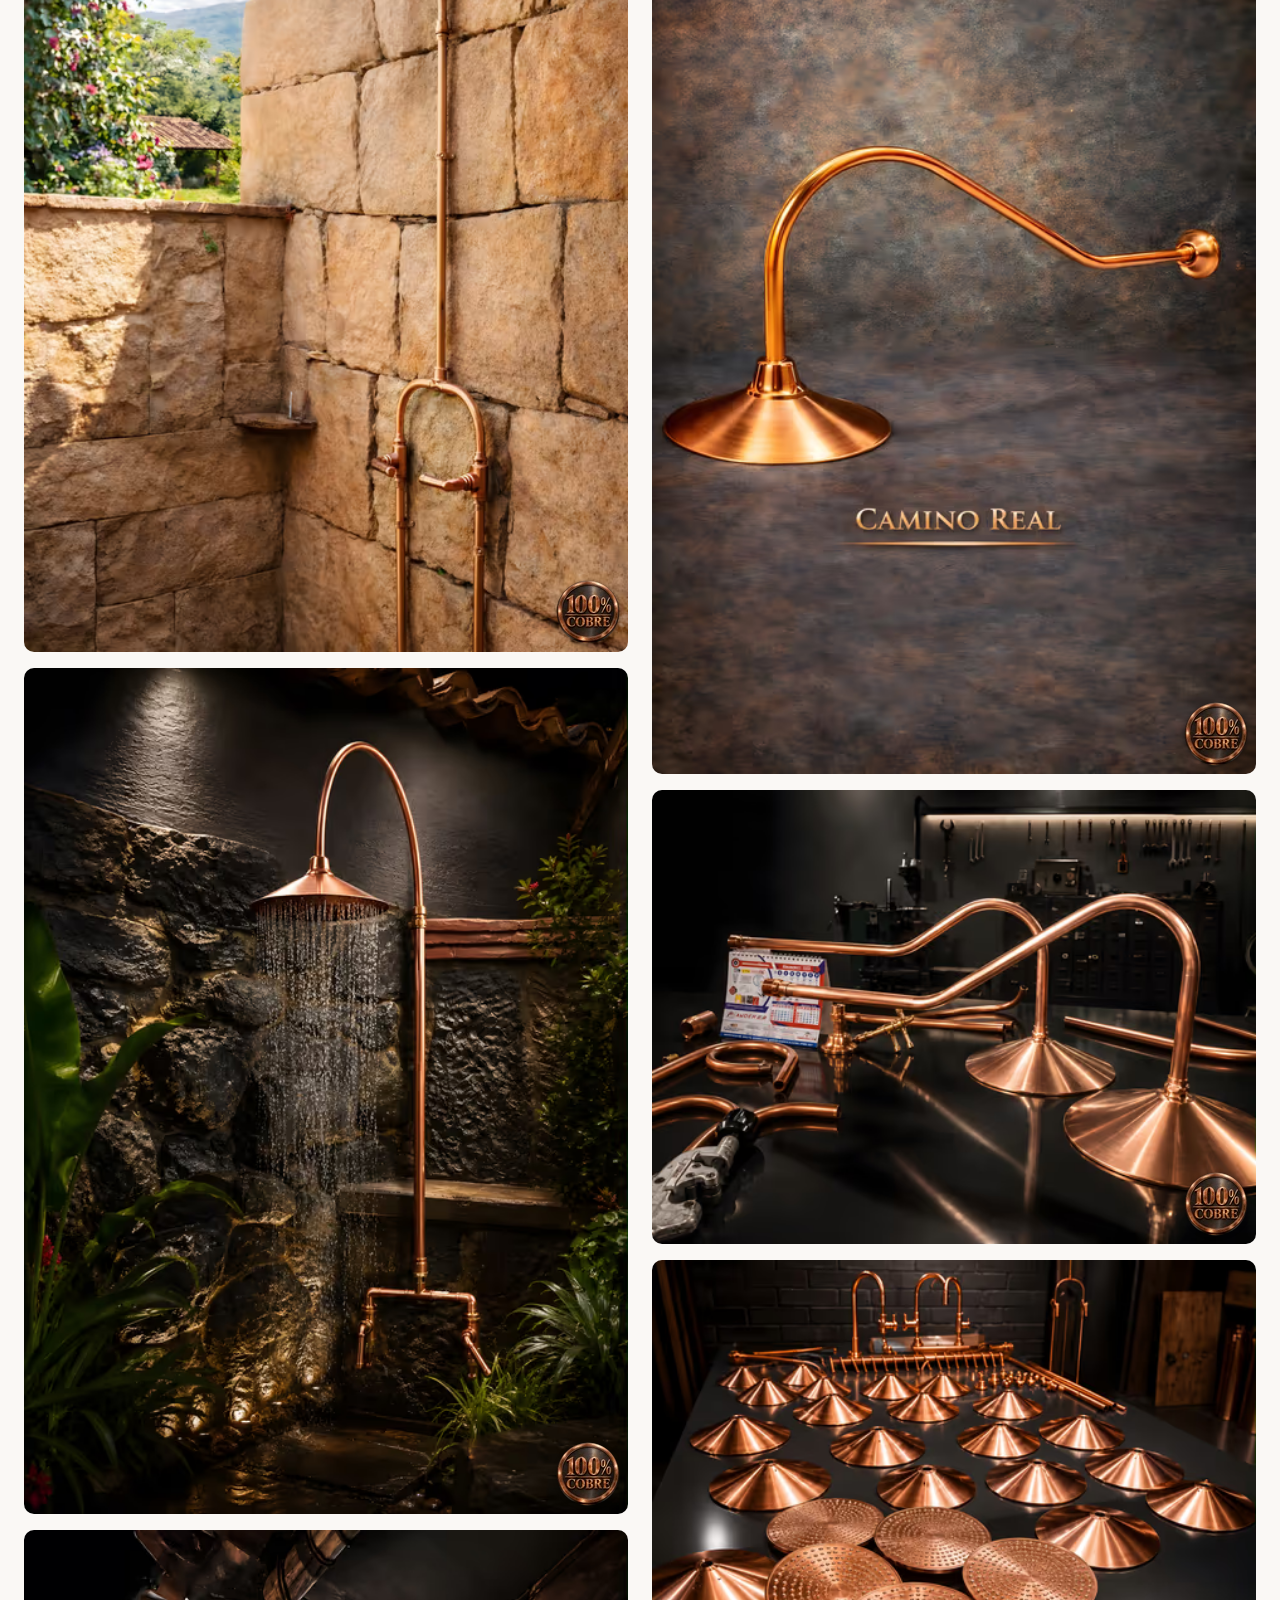
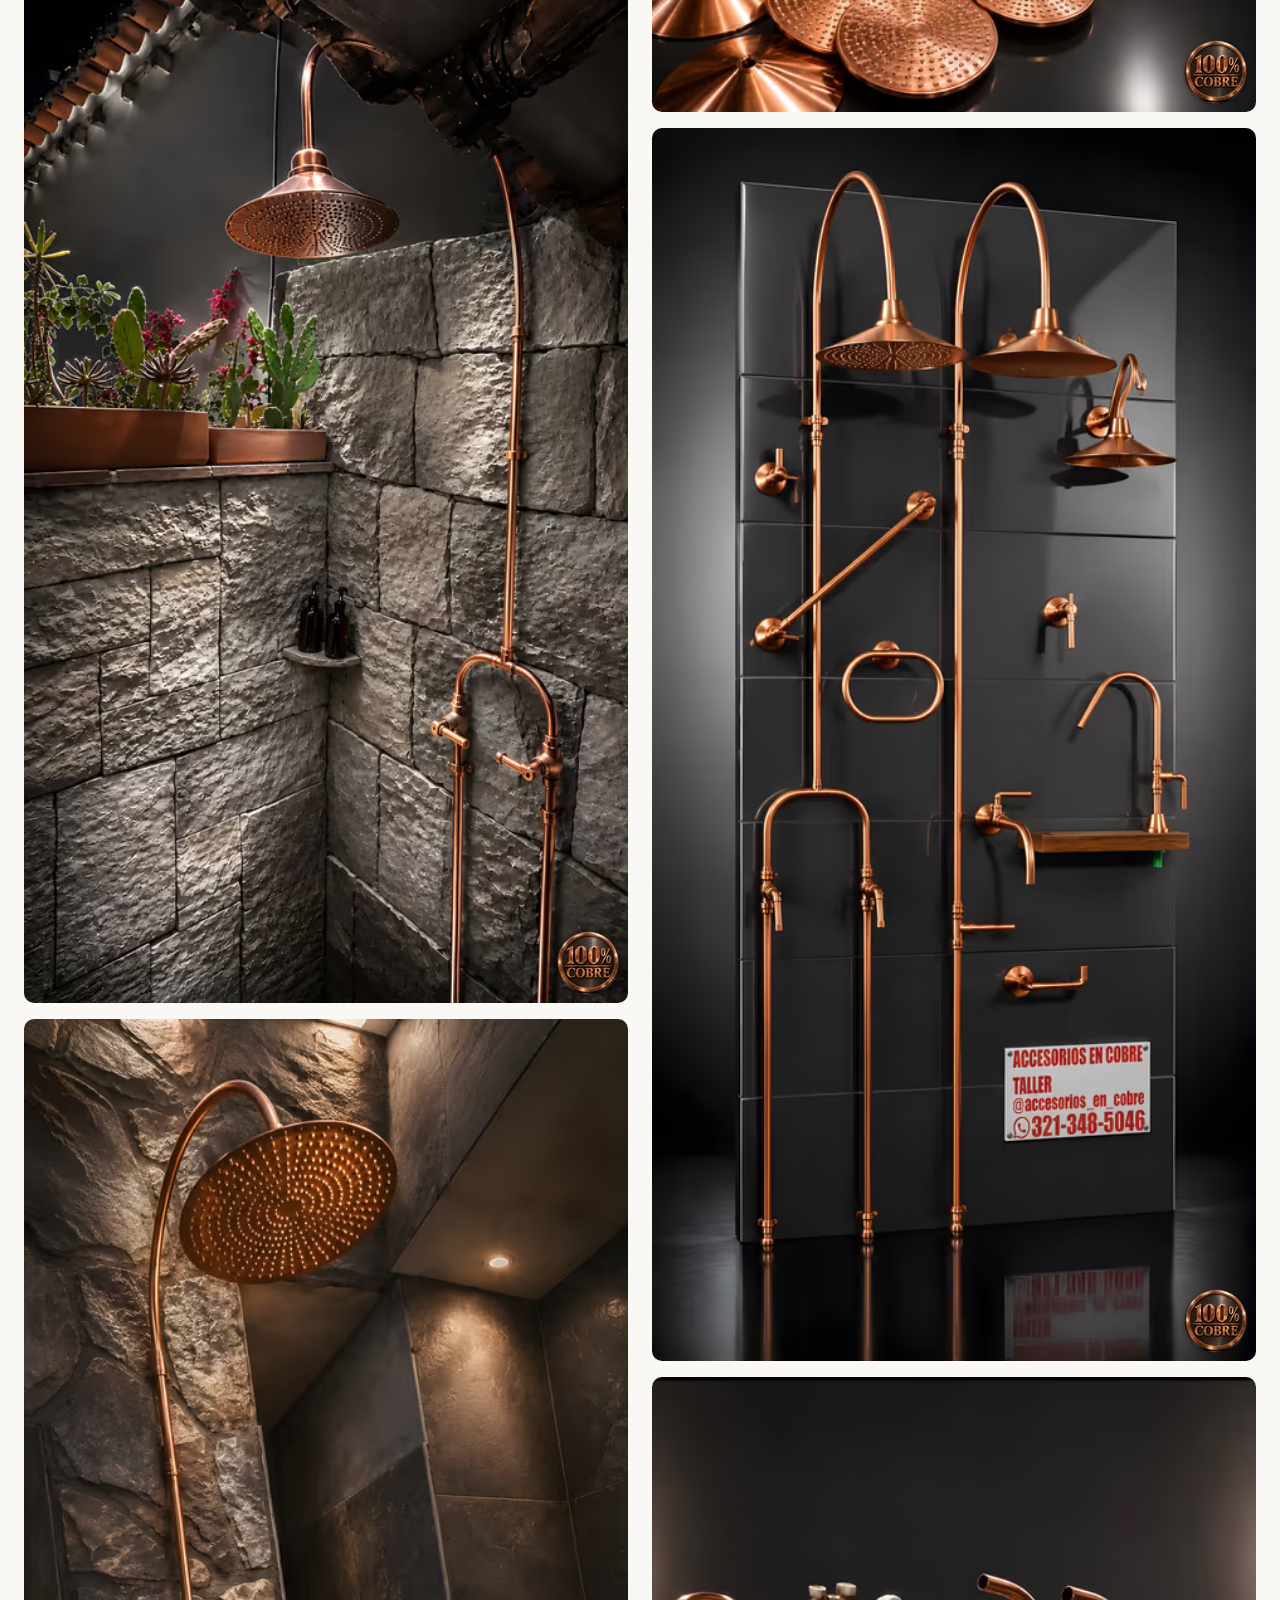
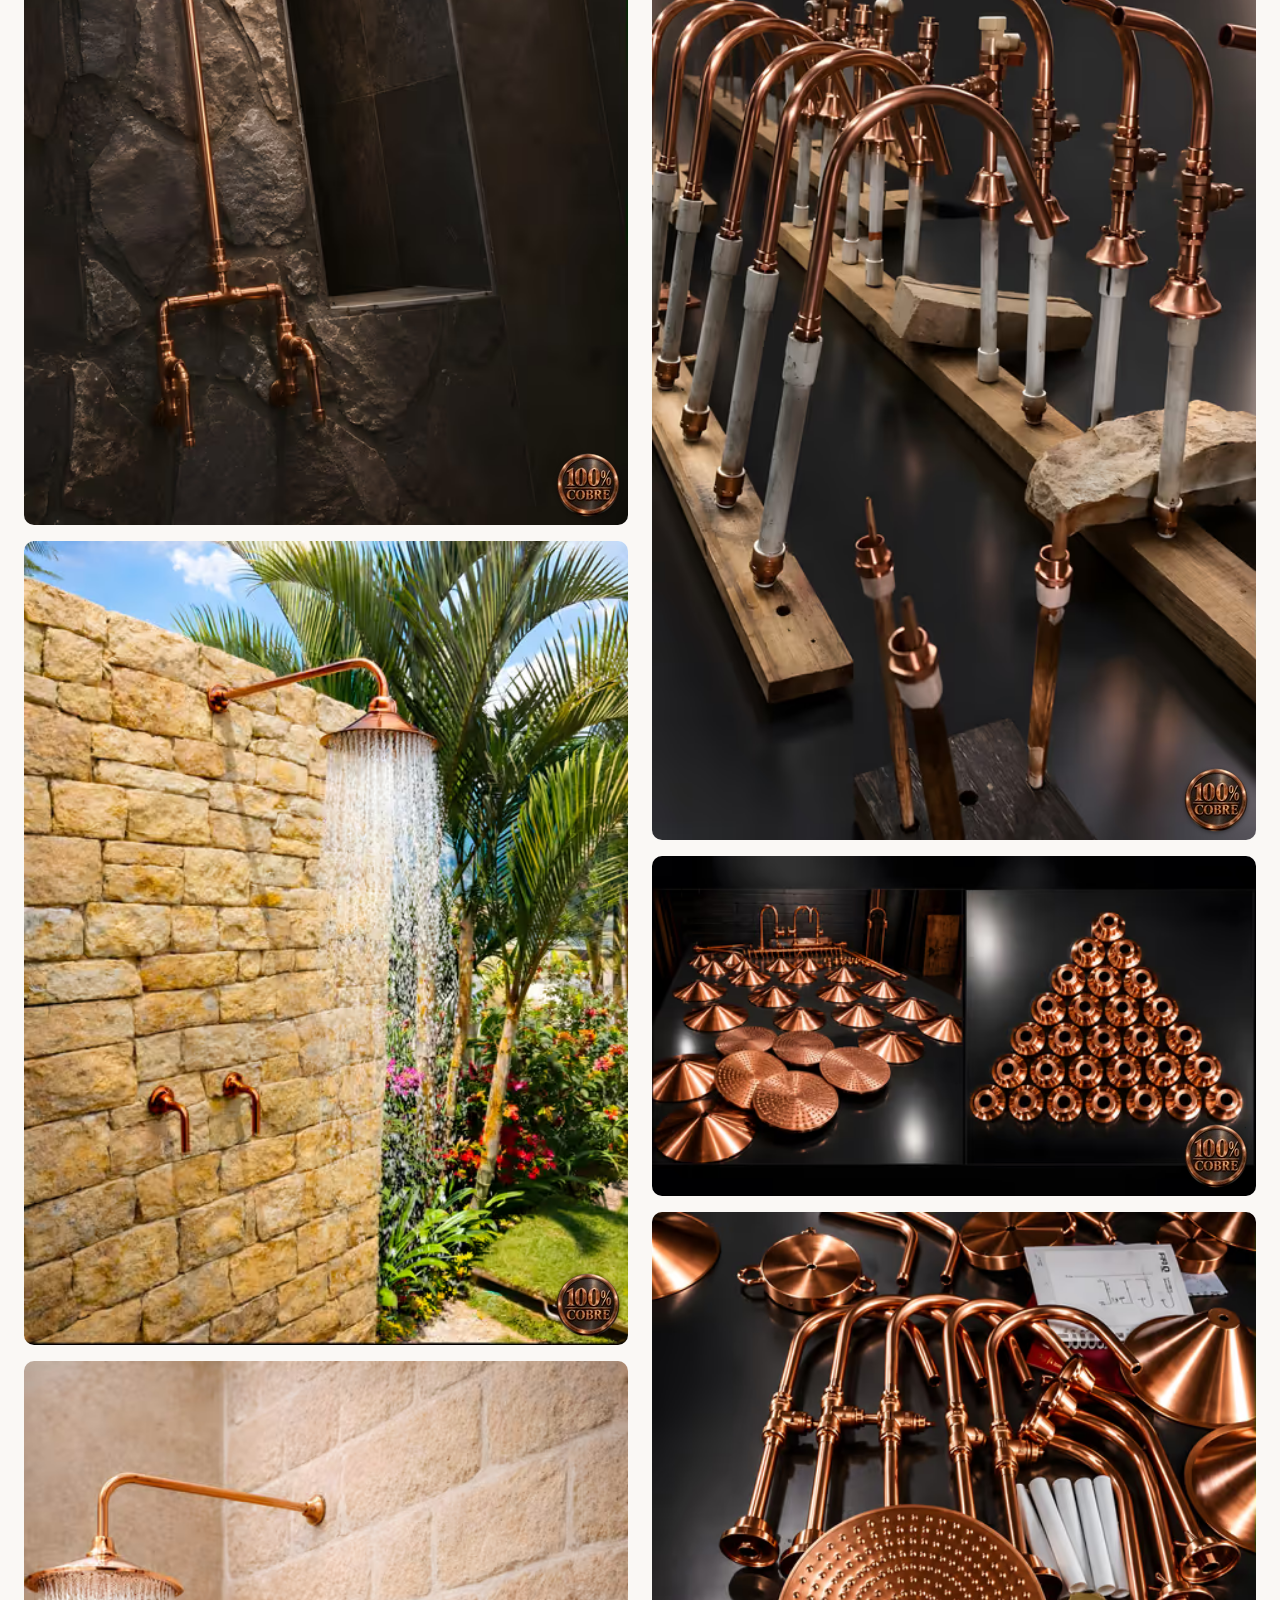
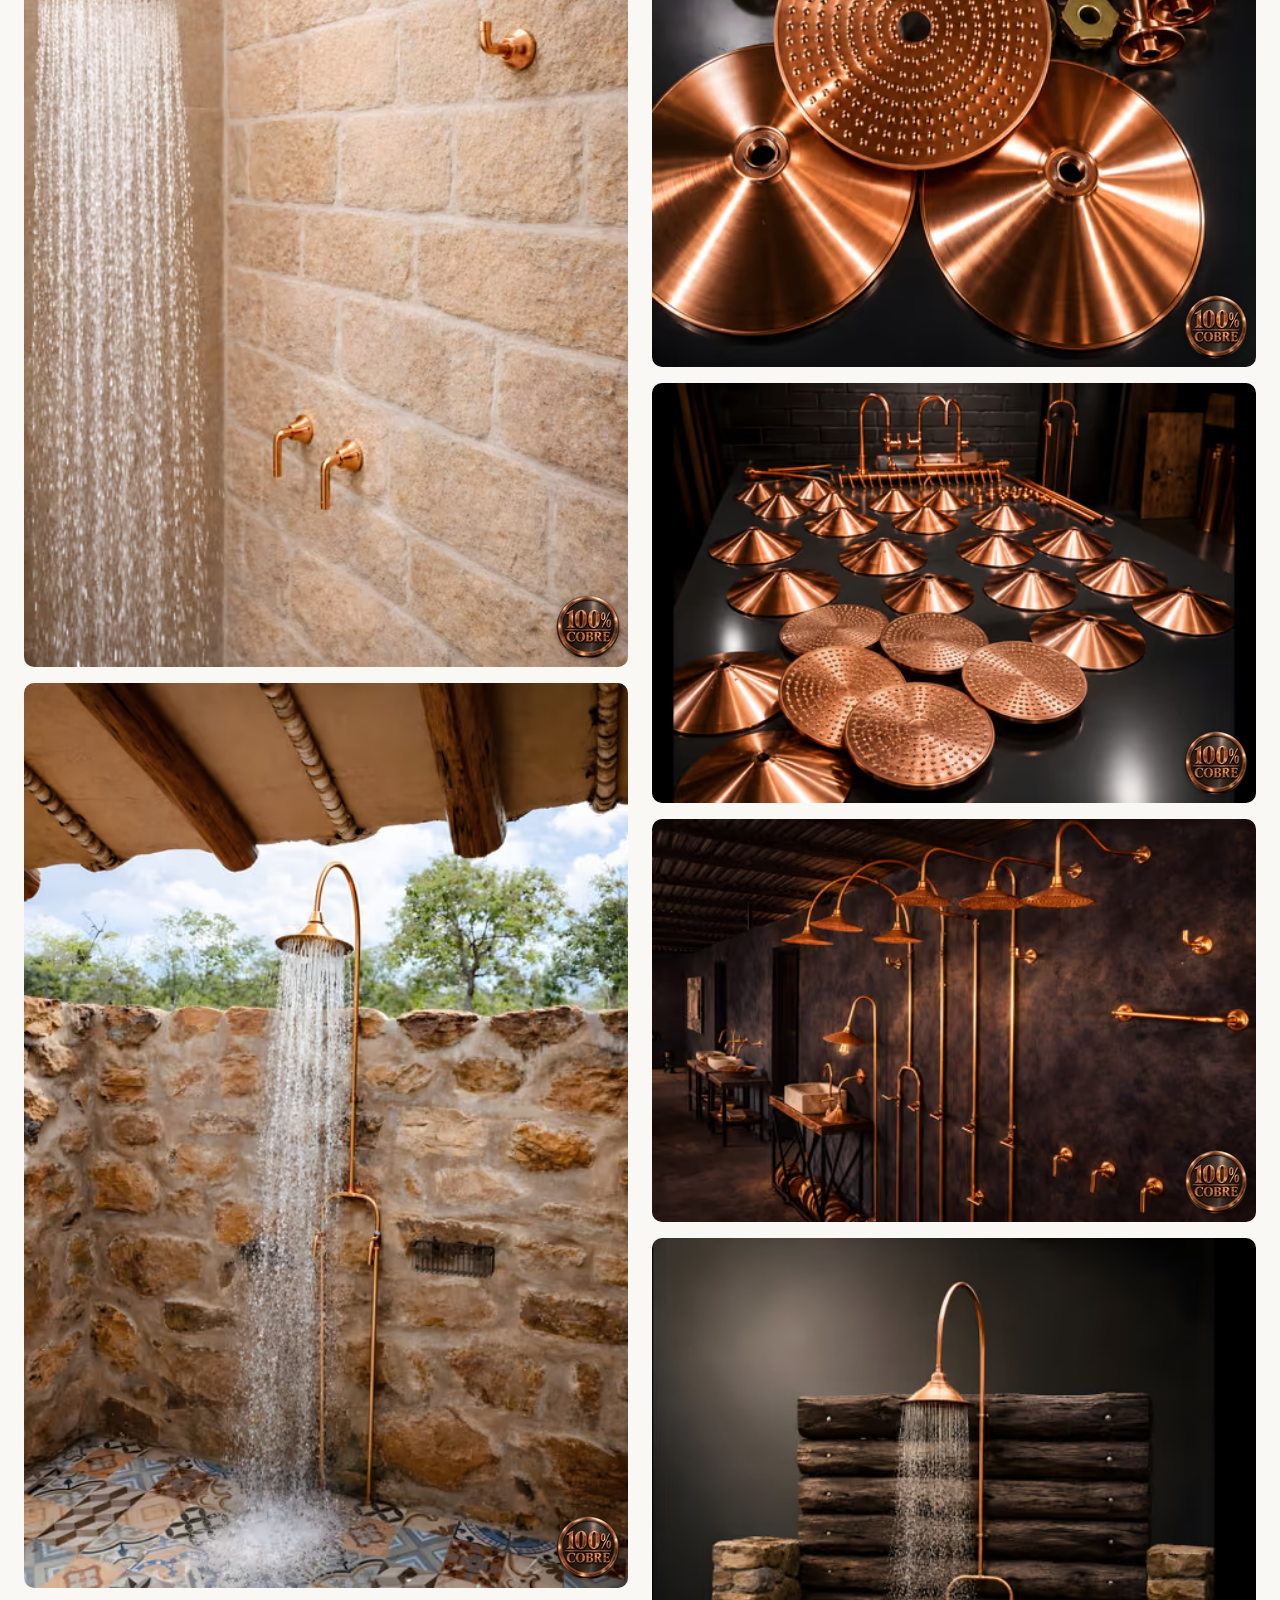
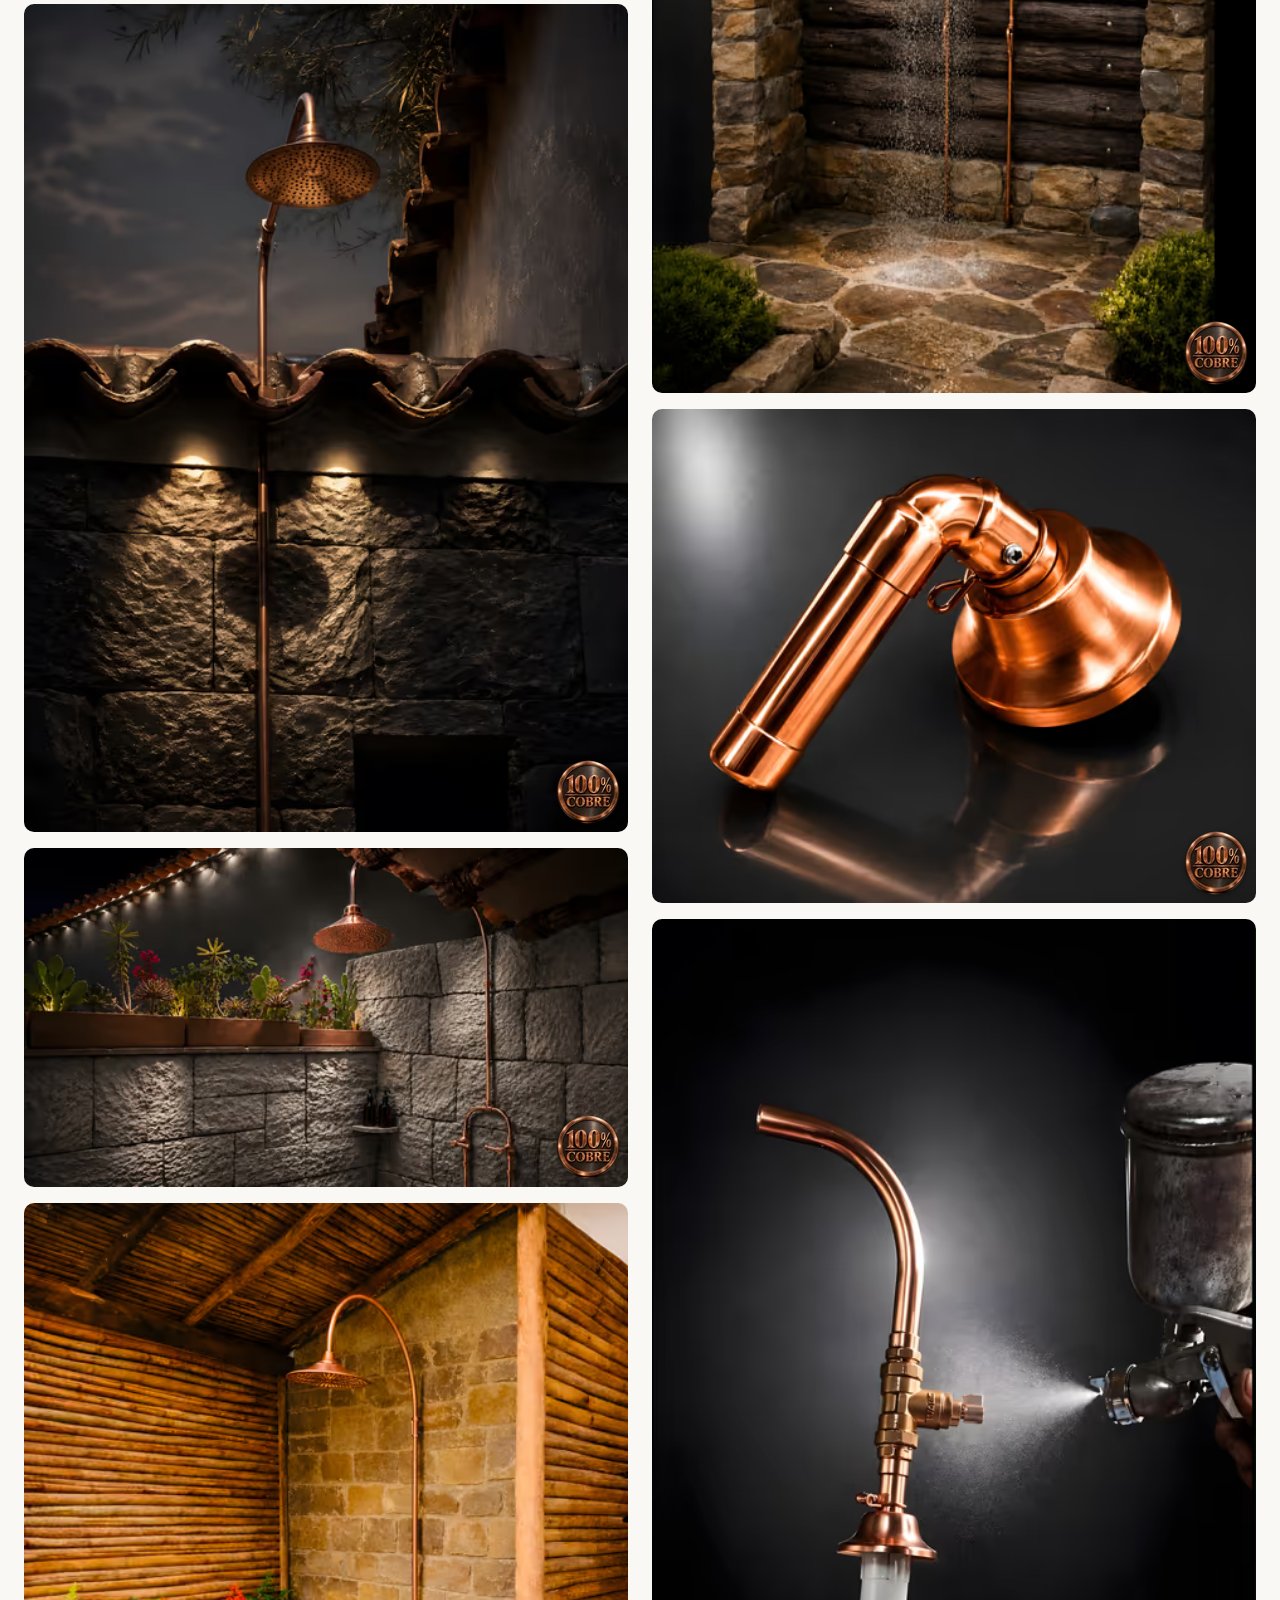
<file: galeria.html>
<!doctype html>
<!-- data-tema="claro": tema claro siempre, igual que el resto del sitio. -->
<html lang="es" class="sin-js" data-tema="claro">
<head>
<meta charset="utf-8">
<meta name="viewport" content="width=device-width, initial-scale=1, viewport-fit=cover">
<title>Todas las fotos · Duchas en Cobre</title>
<meta name="description" content="El archivo de duchas del taller: piezas de cobre ya instaladas en patios y baños, el taller por dentro y las láminas con medidas.">
<meta name="theme-color" content="#faf8f5">

<link rel="icon" href="img/logo/rsilva-favicon.svg" type="image/svg+xml">

<meta property="og:type" content="website">
<meta property="og:title" content="Todas las fotos · Duchas en Cobre">
<meta property="og:description" content="Las duchas de cobre de Rafael Silva: ambientes instalados, proceso y láminas con medidas.">
<meta property="og:locale" content="es_CO">

<!-- Mismo <link> de fuentes que index.html (misma URL = misma caché). -->
<link rel="preconnect" href="https://fonts.googleapis.com">
<link rel="preconnect" href="https://fonts.gstatic.com" crossorigin>
<link href="https://fonts.googleapis.com/css2?family=Architects+Daughter&family=Cormorant+Garamond:ital,wght@0,300;0,400;0,500;0,600;1,300;1,400;1,500&family=Jost:ital,wght@0,300;0,400;0,500;1,400&display=swap" rel="stylesheet">

<link rel="stylesheet" href="tokens.css">
<link rel="stylesheet" href="estilo.css">

<noscript><style>[data-revelar]{opacity:1 !important;translate:0 0 !important}</style></noscript>
</head>
<body>

<a href="#principal" class="salto-contenido">Saltar al contenido</a>

<header class="nav desplazado">
  <a href="index.html" class="nav__marca" aria-label="Duchas en Cobre · inicio">
    <svg class="wordmark" viewBox="0 0 206 64" width="206" height="64" aria-hidden="true" focusable="false">
      <g fill="none" stroke="currentColor" stroke-width="6.5" stroke-linecap="round" stroke-linejoin="round">
        <path d="M10 52 V12 h10 a10 10 0 0 1 0 20 H10"/>
        <path d="M20 32 C26 36.5 30.5 43.5 32.5 51.2"/>
        <!-- S-I-L-V-A corrido para separarlo del punto: antes quedaba pegado a "R." -->
        <g transform="translate(14,0)">
          <path d="M60.72 14.28 A9.5 9.5 0 1 0 54 30.5 A10.5 10.5 0 1 1 46.58 48.42"/>
          <path d="M78 12 V52"/>
          <path d="M91.5 12 V40 A12 12 0 0 0 103.5 52 H112"/>
          <path d="M124.5 12 L134.94 50.6 Q136 54.5 137.06 50.6 L147.5 12"/>
          <path d="M159 52 L169.44 13.4 Q170.5 9.5 171.56 13.4 L182 52"/>
          <path d="M162.25 40 H178.75"/>
        </g>
      </g>
      <circle cx="40.5" cy="51.8" r="3.5" fill="var(--acento, currentColor)"/>
    </svg>
  </a>
  <button class="nav__menu" aria-expanded="false" aria-controls="menu" aria-label="Abrir menú">
    <svg width="24" height="24" viewBox="0 0 24 24" fill="none" stroke="currentColor" stroke-width="1.5" aria-hidden="true">
      <path d="M3 6h18M3 12h18M3 18h18"/>
    </svg>
  </button>
  <nav class="nav__enlaces" id="menu" aria-label="Principal">
    <a href="index.html#duchas">Duchas</a>
    <a href="index.html#durabilidad">Durabilidad</a>
    <a href="index.html#contacto">Contacto</a>
  </nav>
</header>

<main id="principal">
  <section class="seccion galeria-cabeza">
    <div class="contenedor">
      <p class="seccion__etiqueta" data-revelar>El archivo</p>
      <h1 class="seccion__titulo" data-revelar>Todas las fotos</h1>
      <p class="seccion__bajada" data-revelar>
        Todas las duchas del taller: piezas ya instaladas en patios y baños,
        el proceso por dentro y las láminas con las medidas. Toca cualquiera
        para verla en grande.
      </p>
      <!-- Los filtros por grupo los pinta galeria-app.js -->
      <div class="galeria__filtros" id="filtros" data-revelar></div>
    </div>
  </section>

  <div class="contenedor--ancho contenedor">
    <div id="galeria-rejilla"></div>
  </div>
</main>

<footer class="pie">
  <div class="contenedor">
    <p class="pie__nombre" data-negocio="nombre">Duchas en Cobre</p>
    <p class="pie__legal">Hecho para durar. Creado para distinguir.</p>
  </div>
</footer>

<div class="wsp" id="wsp"></div>

<script type="module" src="galeria-app.js"></script>
</body>
</html>
</file>
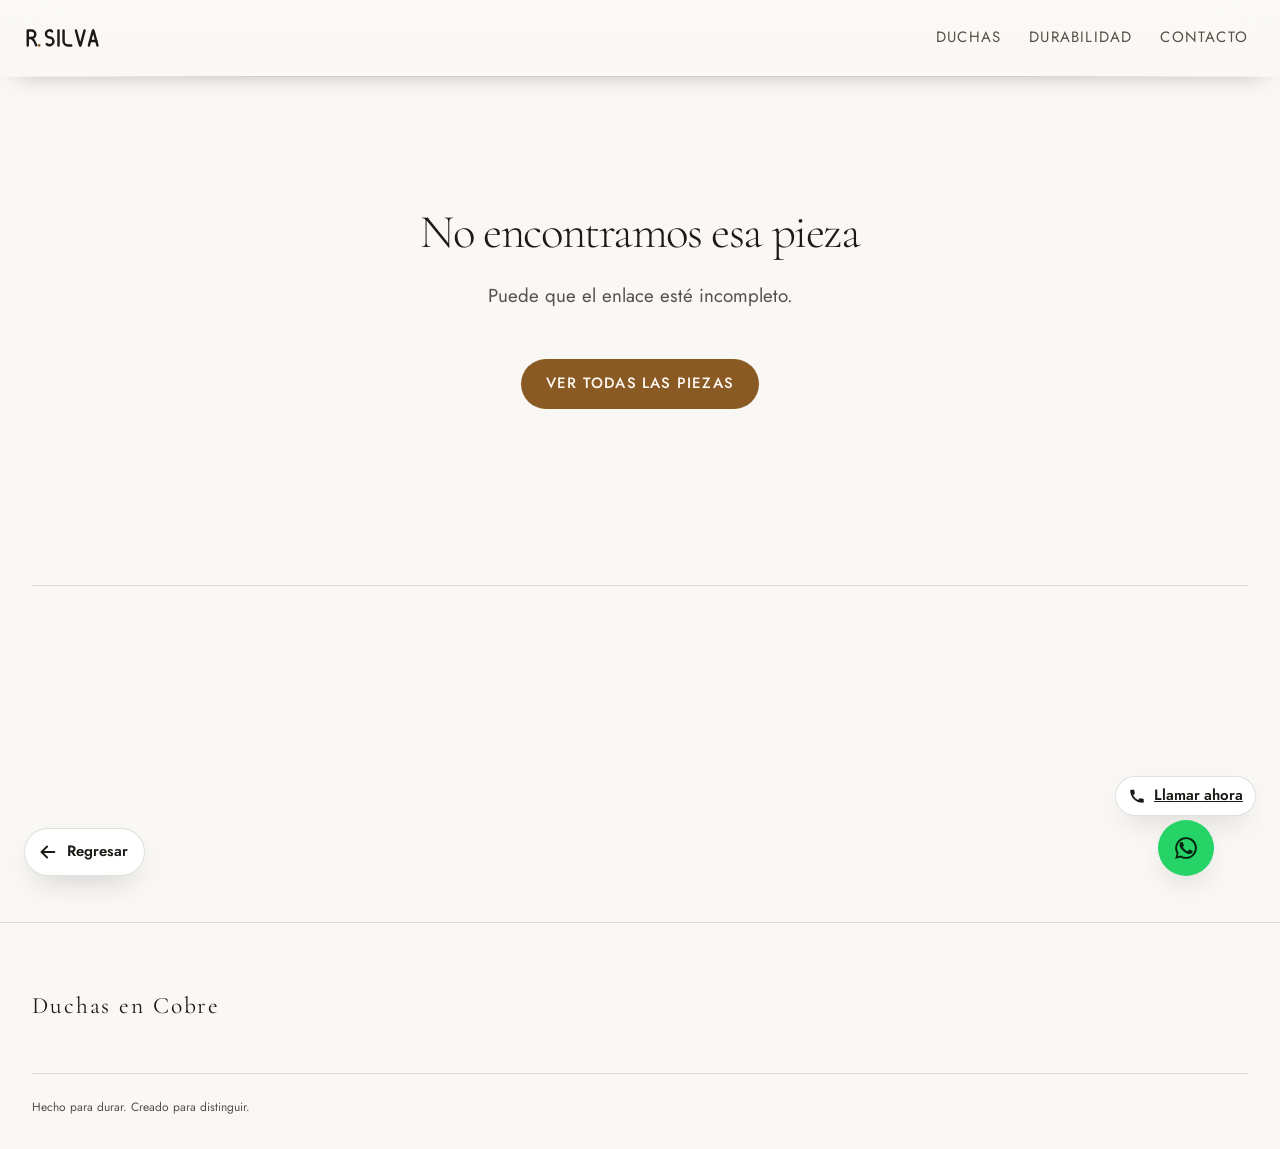
<file: producto.html>
<!doctype html>
<!-- data-tema="claro": tema claro siempre, igual que index.html. -->
<html lang="es" class="sin-js" data-tema="claro">
<head>
<meta charset="utf-8">
<meta name="viewport" content="width=device-width, initial-scale=1, viewport-fit=cover">
<title>Pieza · Duchas en Cobre</title>
<meta name="description" content="Ficha técnica de la ducha en cobre: medidas, materiales y características.">
<meta name="theme-color" content="#faf8f5">
<link rel="icon" href="img/logo/rsilva-favicon.svg" type="image/svg+xml">
<!-- Mismo <link> de fuentes que index.html (misma URL = misma caché). -->
<link rel="preconnect" href="https://fonts.googleapis.com">
<link rel="preconnect" href="https://fonts.gstatic.com" crossorigin>
<link href="https://fonts.googleapis.com/css2?family=Architects+Daughter&family=Cormorant+Garamond:ital,wght@0,300;0,400;0,500;0,600;1,300;1,400;1,500&family=Jost:ital,wght@0,300;0,400;0,500;1,400&display=swap" rel="stylesheet">
<link rel="stylesheet" href="tokens.css">
<link rel="stylesheet" href="estilo.css">
<noscript><style>[data-revelar]{opacity:1 !important;translate:0 0 !important}</style></noscript>
</head>
<body>

<a href="#principal" class="salto-contenido">Saltar al contenido</a>

<header class="nav desplazado">
  <a href="index.html" class="nav__marca" aria-label="Duchas en Cobre · inicio">
    <svg class="wordmark" viewBox="0 0 206 64" width="206" height="64" aria-hidden="true" focusable="false">
      <g fill="none" stroke="currentColor" stroke-width="6.5" stroke-linecap="round" stroke-linejoin="round">
        <path d="M10 52 V12 h10 a10 10 0 0 1 0 20 H10"/>
        <path d="M20 32 C26 36.5 30.5 43.5 32.5 51.2"/>
        <!-- S-I-L-V-A corrido para separarlo del punto: antes quedaba pegado a "R." -->
        <g transform="translate(14,0)">
          <path d="M60.72 14.28 A9.5 9.5 0 1 0 54 30.5 A10.5 10.5 0 1 1 46.58 48.42"/>
          <path d="M78 12 V52"/>
          <path d="M91.5 12 V40 A12 12 0 0 0 103.5 52 H112"/>
          <path d="M124.5 12 L134.94 50.6 Q136 54.5 137.06 50.6 L147.5 12"/>
          <path d="M159 52 L169.44 13.4 Q170.5 9.5 171.56 13.4 L182 52"/>
          <path d="M162.25 40 H178.75"/>
        </g>
      </g>
      <!-- El punto de "R.Silva", igual que en index.html. -->
      <circle cx="40.5" cy="51.8" r="3.5" fill="var(--acento, currentColor)"/>
    </svg>
  </a>
  <button class="nav__menu" aria-expanded="false" aria-controls="menu" aria-label="Abrir menú">
    <svg width="24" height="24" viewBox="0 0 24 24" fill="none" stroke="currentColor" stroke-width="1.5" aria-hidden="true">
      <path d="M3 6h18M3 12h18M3 18h18"/>
    </svg>
  </button>
  <nav class="nav__enlaces" id="menu" aria-label="Principal">
    <a href="index.html#duchas">Duchas</a>
    <a href="index.html#durabilidad">Durabilidad</a>
    <a href="index.html#contacto">Contacto</a>
  </nav>
</header>

<main id="principal" class="contenedor">
  <article class="ficha" id="ficha"></article>
  <section class="sugeridos" id="sugeridos"></section>
</main>

<footer class="pie">
  <div class="contenedor">
    <p class="pie__nombre" data-negocio="nombre">Duchas en Cobre</p>
    <p class="pie__legal">Hecho para durar. Creado para distinguir.</p>
  </div>
</footer>

<div class="wsp" id="wsp"></div>

<script type="module">
import { PRODUCTOS as TODOS_LOS_PRODUCTOS } from './catalogo.js';
import { esPendiente, ALCANCE } from './datos.js';

// Este sitio solo muestra las duchas (ver ALCANCE en datos.js): una pieza de
// otra categoría se trata como no encontrada, con salida al catálogo.
const PRODUCTOS = TODOS_LOS_PRODUCTOS.filter((x) => ALCANCE.categorias.includes(x.categoria));
import {
  $, esc, valor, picture, precioBreve, precioLineas, notaPrecioTarjeta,
  fotoBase, fotoNota, fotoFoco, fotoEntera, ctaWhatsapp, pintarWspFlotante,
  activarNav, pintarNegocio,
} from './vista.js';

// El ancho real de la columna de foto (.ficha es 1.1fr/1fr desde 900px, en
// un contenedor de hasta 76rem): sin esto un celular con dpr alto pedía la
// variante de 1440px para una imagen que nunca se ve a más de ~620px.
const SIZES_GALERIA = '(max-width: 900px) calc(100vw - 48px), 620px';
const galeria = (base, alt, nota, foco, entera) => `
  <figure class="galeria__figura">
    <div class="galeria__principal">${picture(base, alt, { prioridad: true, sizes: SIZES_GALERIA, foco, entera })}</div>
    ${nota ? `<figcaption class="pie-foto">${esc(nota)}</figcaption>` : ''}
  </figure>`;

const slug = new URLSearchParams(location.search).get('id');
const p = PRODUCTOS.find((x) => x.slug === slug);
const ficha = $('#ficha');

if (!p) {
  // Callejón sin salida no: se ofrece volver al catálogo.
  ficha.innerHTML = `<div style="grid-column:1/-1;text-align:center;padding:var(--e-9) 0">
    <h1 class="seccion__titulo">No encontramos esa pieza</h1>
    <p class="seccion__bajada" style="margin-inline:auto">
      Puede que el enlace esté incompleto.</p>
    <a class="boton boton--principal" href="index.html">Ver todas las piezas</a>
  </div>`;
} else {
  document.title = `${p.nombre} · Duchas en Cobre`;
  $('meta[name="description"]').content = p.resumen ?? '';

  const filas = Object.entries(p.medidas ?? {})
    .map(([k, v]) => `<tr><th scope="row">${esc(k)}</th><td>${esc(v)}</td></tr>`).join('');

  const extras = [
    ['Material', p.material],
    ['Válvula', p.valvula],
    ['Montaje', p.montaje],
    ['Incluye', p.incluye],
  ].filter(([, v]) => v !== undefined)
   .map(([k, v]) => `<tr><th scope="row">${k}</th><td>${valor(v)}</td></tr>`).join('');

  const aviso = p.porConfirmar
    ? `<p class="pendiente" style="margin-bottom:var(--e-4)">Por confirmar: ${esc(p.porConfirmar)}</p>` : '';
  const fotoPorBase = (base) => p.fotos.find((f) => fotoBase(f) === base) ?? '';

  const miniaturas = p.fotos.length > 1
    ? `<div class="galeria__miniaturas">${p.fotos.map((f, i) => `
        <button class="galeria__miniatura" data-foto="${fotoBase(f)}" aria-current="${i === 0}"
                aria-label="Ver foto ${i + 1} de ${p.fotos.length}">
          <img src="img/${fotoBase(f)}-480.jpg" alt="" width="72" height="72" loading="lazy">
        </button>`).join('')}</div>` : '';

  // Versiones, sobrecostos y regla de diámetro. No se funden en una cifra:
  // $850.000 y $950.000 son dos piezas distintas, no un promedio.
  const lineas = precioLineas(p);
  const detallePrecio = lineas.length
    ? `<ul class="precio__lineas">${lineas.map(([k, v]) =>
        `<li><span>${esc(k)}</span><b>${esc(v)}</b></li>`).join('')}</ul>` : '';

  ficha.innerHTML = `
    <div>
      <div id="galeria">
        ${galeria(p.fotoPrincipal, `${p.nombre} en cobre`,
          fotoNota(fotoPorBase(p.fotoPrincipal)), fotoFoco(fotoPorBase(p.fotoPrincipal)),
          fotoEntera(fotoPorBase(p.fotoPrincipal)))}
      </div>
      ${miniaturas}
    </div>

    <div data-revelar>
      <p class="seccion__etiqueta">${esc(p.categoria)}</p>
      <h1 class="seccion__titulo" style="font-size:var(--paso-3)">${esc(p.nombre)}</h1>
      <p class="seccion__bajada">${esc(p.descripcion)}</p>
      ${aviso}

      <div class="precio-bloque">
        ${precioBreve(p.precio, { grande: true })}
        ${detallePrecio}
      </div>

      ${ctaWhatsapp('Pedir por WhatsApp',
        `Hola, me interesa la pieza "${p.nombre}". ¿Me cuentas precio y disponibilidad?`)}
      <p class="nota">Se fabrica por encargo.</p>

      <table class="especificaciones">
        <caption class="solo-lectores">Ficha técnica de ${esc(p.nombre)}</caption>
        <tbody>${filas}${extras}</tbody>
      </table>
    </div>`;

  // Galería: cambiar la foto principal al tocar una miniatura
  ficha.addEventListener('click', (e) => {
    const b = e.target.closest('.galeria__miniatura');
    if (!b) return;
    const f = fotoPorBase(b.dataset.foto);
    $('#galeria').innerHTML = galeria(b.dataset.foto, `${p.nombre} en cobre`, fotoNota(f), fotoFoco(f), fotoEntera(f));
    for (const otro of ficha.querySelectorAll('.galeria__miniatura')) {
      otro.setAttribute('aria-current', String(otro === b));
    }
  });

  // Sugeridos: piezas de la misma categoría; si no hay suficientes, se
  // completa con el resto del catálogo para siempre mostrar algo.
  const sugeridos = $('#sugeridos');
  if (sugeridos) {
    const mismaCategoria = PRODUCTOS.filter((x) => x !== p && x.categoria === p.categoria);
    const resto = PRODUCTOS.filter((x) => x !== p && x.categoria !== p.categoria);
    const elegidas = [...mismaCategoria, ...resto].slice(0, 3);

    if (elegidas.length) {
      const tarjetas = elegidas.map((s) => {
        const medida = Object.entries(s.medidas ?? {})[0];
        return `
          <a class="pieza" href="producto.html?id=${s.slug}">
            ${picture(s.fotoPrincipal, `${s.nombre} en cobre`, { clase: 'pieza__foto' })}
            <div class="pieza__cuerpo">
              <h3 class="pieza__nombre">${esc(s.nombre)}</h3>
              <p class="pieza__medida">${medida ? esc(`${medida[0]}: ${medida[1]}`) : ''}</p>
              ${precioBreve(s.precio)}
              ${notaPrecioTarjeta(s)}
            </div>
          </a>`;
      }).join('');

      sugeridos.innerHTML = `
        <h2 class="seccion__titulo" style="font-size:var(--paso-1)">También te puede interesar</h2>
        <div class="sugeridos__rejilla">${tarjetas}</div>`;
    }
  }
}

document.documentElement.classList.remove('sin-js');
if (new URLSearchParams(location.search).has('limpio')) document.body.classList.add('limpio');

pintarWspFlotante('index.html#contacto');
pintarNegocio();
activarNav();
for (const el of document.querySelectorAll('[data-revelar]')) el.classList.add('visible');
</script>
</body>
</html>
</file>
<file: tokens.css>
/**
 * tokens.css — el sistema. Un solo lugar, una sola verdad.
 *
 * Regla dura: ningún valor de color, tamaño, espacio, radio, sombra o duración
 * se escribe suelto en un componente. Si no existe como token, o se agrega aquí
 * con criterio, o no se necesita.
 *
 * Nace de auditar cuatro sitios reales. Los errores que corrige, medidos:
 *   · 38 tamaños de fuente distintos en un solo archivo → aquí hay 10 pasos
 *   · 4 copias divergentes del mismo :root en 4 páginas → aquí hay uno
 *   · 7 radios coexistiendo sin regla → aquí hay 4
 *   · texto de marca con contraste 1.92:1 → aquí todo pasa AA, verificado
 *   · 14 breakpoints desalineados → aquí 3, y casi nunca se usan
 */

/* ═══════════════════════════════════════════════════════════════
   1 · COLOR
   Cada par texto/fondo lleva anotado su ratio de contraste real.
   El comentario no es adorno: es lo que impide que el token se
   degrade con el tiempo "porque se veía más elegante más claro".
   ═══════════════════════════════════════════════════════════════ */
:root {
  /* — Neutros — */
  --fondo: #0b0b0f;
  --fondo-elevado: #131319;
  --superficie: #1a1a22;
  --superficie-sutil: #ffffff0a;

  --texto: #f4f2ee;          /* sobre --fondo → 16.8:1  AAA */
  --texto-suave: #a8a29a;    /* sobre --fondo →  7.4:1  AAA */
  --texto-tenue: #6f6a63;    /* sobre --fondo →  3.6:1  solo decorativo, nunca prosa */

  --borde: #ffffff1f;
  --borde-fuerte: #ffffff33;

  /* — Acento — cobre. Un solo acento manda; los demás son decorativos. */
  --acento: #c88a4a;         /* sobre --fondo →  7.1:1  AAA */
  --acento-vivo: #e0a468;    /* estado hover */
  --acento-tenue: #c88a4a4d;
  --sobre-acento: #17110a;   /* sobre --acento → 9.9:1  AAA — texto encima del botón */

  /* — Vidrio — */
  --vidrio: #ffffff0d;
  --vidrio-borde: #ffffff1a;

  /* — Semánticos — */
  --exito: #6ec48a;          /* sobre --fondo → 8.4:1 */
  --alerta: #e0b354;         /* sobre --fondo → 9.6:1 */
  --error: #f08a8a;          /* sobre --fondo → 7.9:1 */
}

/**
 * Tema claro. Se activa con la preferencia del sistema o con
 * <html data-tema="claro">, y el atributo gana sobre la preferencia
 * para que un interruptor manual funcione en ambas direcciones.
 */
@media (prefers-color-scheme: light) {
  :root:not([data-tema="oscuro"]) {
    --fondo: #faf8f5;
    --fondo-elevado: #ffffff;
    --superficie: #f2eee8;
    --superficie-sutil: #0000000a;

    --texto: #1c1a17;        /* sobre --fondo → 15.9:1  AAA */
    --texto-suave: #55504a;  /* sobre --fondo →  7.6:1  AAA */
    --texto-tenue: #857e75;  /* sobre --fondo →  3.7:1  decorativo */

    --borde: #0000001f;
    --borde-fuerte: #00000033;

    --acento: #8a5a24;       /* sobre --fondo →  6.4:1  AA — oscurecido a propósito:
                                el cobre claro sobre fondo claro no llega a AA */
    --acento-vivo: #6f4719;
    --acento-tenue: #8a5a244d;
    --sobre-acento: #fffaf4;  /* sobre --acento → 6.1:1  AA */

    --vidrio: #ffffffa6;
    --vidrio-borde: #00000014;

    --exito: #1f7a45;
    --alerta: #8a6516;
    --error: #b3352f;
  }
}

:root[data-tema="claro"] {
  --fondo: #faf8f5;
  --fondo-elevado: #ffffff;
  --superficie: #f2eee8;
  --superficie-sutil: #0000000a;
  --texto: #1c1a17;
  --texto-suave: #55504a;
  --texto-tenue: #857e75;
  --borde: #0000001f;
  --borde-fuerte: #00000033;
  --acento: #8a5a24;
  --acento-vivo: #6f4719;
  --acento-tenue: #8a5a244d;
  --sobre-acento: #fffaf4;
  --vidrio: #ffffffa6;
  --vidrio-borde: #00000014;
  --exito: #1f7a45;
  --alerta: #8a6516;
  --error: #b3352f;
}

/* ═══════════════════════════════════════════════════════════════
   2 · TIPOGRAFÍA
   Escala fluida con clamp(): interpola entre móvil y escritorio sin
   saltos por breakpoint. Razón 1.25 (tercera mayor) en móvil y 1.333
   (cuarta) en escritorio — la escala se ABRE en pantallas grandes,
   que es donde hay sitio para que los títulos manden de verdad.
   ═══════════════════════════════════════════════════════════════ */
:root {
  --fuente-display: "Cormorant Garamond", "Iowan Old Style", Georgia, serif;
  --fuente-cuerpo: "Jost", ui-sans-serif, system-ui, -apple-system, "Segoe UI", sans-serif;
  --fuente-mono: ui-monospace, "SF Mono", "Cascadia Code", Menlo, monospace;
  /* La letra "a mano" de las notas de Rafael: imita la caligrafía de imprenta
     del material original del taller. Solo para citas suyas, nunca para UI. */
  --fuente-manuscrita: "Architects Daughter", "Segoe Print", "Comic Sans MS", cursive;

  /* Diez pasos cubren cualquier sitio. Si hace falta un onceavo,
     casi siempre el problema es la jerarquía, no la escala. */
  --paso--2: clamp(0.69rem, 0.67rem + 0.11vw, 0.75rem);
  --paso--1: clamp(0.83rem, 0.79rem + 0.18vw, 0.94rem);
  --paso-0:  clamp(1.00rem, 0.94rem + 0.29vw, 1.25rem);   /* base */
  --paso-1:  clamp(1.20rem, 1.11rem + 0.45vw, 1.67rem);
  --paso-2:  clamp(1.44rem, 1.30rem + 0.68vw, 2.22rem);
  --paso-3:  clamp(1.73rem, 1.52rem + 1.01vw, 2.96rem);
  --paso-4:  clamp(2.07rem, 1.77rem + 1.47vw, 3.95rem);
  --paso-5:  clamp(2.49rem, 2.06rem + 2.11vw, 5.26rem);
  --paso-6:  clamp(2.99rem, 2.38rem + 2.99vw, 7.01rem);
  --paso-7:  clamp(3.58rem, 2.73rem + 4.19vw, 9.35rem);

  --interlineado-apretado: 1.05;   /* títulos grandes: a 4rem, 1.5 abre un abismo */
  --interlineado-corto: 1.25;      /* subtítulos */
  --interlineado-normal: 1.6;      /* prosa */
  --interlineado-suelto: 1.75;     /* texto largo de lectura sostenida */

  --track-apretado: -0.03em;       /* display grande: el tracking negativo lo compacta */
  --track-normal: 0;
  --track-amplio: 0.08em;
  --track-marca: 0.22em;           /* eyebrows en versalitas */

  /* La medida es el token de legibilidad más importante y el más ignorado.
     Por encima de 75 caracteres el ojo pierde el renglón al volver. */
  --medida: 65ch;
  --medida-estrecha: 45ch;
  --medida-ancha: 78ch;
}

/* ═══════════════════════════════════════════════════════════════
   3 · ESPACIO
   Base 4px en escala casi geométrica. Los saltos son suficientemente
   distintos entre sí como para que elegir "el siguiente" sea una
   decisión de diseño y no una duda de 2px.
   ═══════════════════════════════════════════════════════════════ */
:root {
  --e-1: 0.25rem;   /*  4px */
  --e-2: 0.5rem;    /*  8px */
  --e-3: 0.75rem;   /* 12px */
  --e-4: 1rem;      /* 16px */
  --e-5: 1.5rem;    /* 24px */
  --e-6: 2rem;      /* 32px */
  --e-7: 3rem;      /* 48px */
  --e-8: 4rem;      /* 64px */
  --e-9: clamp(4rem, 3rem + 5vw, 8rem);    /* separación entre secciones, fluida */
  --e-10: clamp(6rem, 4rem + 10vw, 14rem); /* respiro mayor: antes/después del héroe */
}

/* ═══════════════════════════════════════════════════════════════
   4 · FORMA, SOMBRA, MOVIMIENTO
   ═══════════════════════════════════════════════════════════════ */
:root {
  --radio-1: 4px;
  --radio-2: 10px;
  --radio-3: 18px;
  --radio-completo: 999px;

  /* Offset alto + desenfoque amplio + spread negativo: la sombra se lee
     como distancia a la superficie, no como un borde gris pegado al objeto. */
  --sombra-1: 0 2px 8px -2px #0000001f;
  --sombra-2: 0 12px 32px -12px #00000038;
  --sombra-3: 0 28px 70px -28px #00000059;

  --ease-salida: cubic-bezier(0.33, 1, 0.68, 1);
  --ease-suave: cubic-bezier(0.16, 1, 0.3, 1);
  --ease-resorte: cubic-bezier(0.34, 1.56, 0.64, 1);
  --ease-entrada: cubic-bezier(0.32, 0, 0.67, 0);

  --dur-micro: 150ms;
  --dur-rapido: 300ms;
  --dur-normal: 600ms;
  --dur-lento: 1000ms;

  /* Iconos que se dibujan solos (misma técnica que Vegas del Verde):
     lo que tarda el trazo en recorrerse y lo que tardan los detalles
     sueltos en posarse encima cuando el contorno casi termina. */
  --dur-traza: 1.8s;
  --dur-traza-detalle: 500ms;
  --ease-traza: cubic-bezier(0.65, 0, 0.35, 1);

  --z-base: 1;
  --z-flotante: 10;
  --z-nav: 100;
  --z-modal: 1000;
  --z-brindis: 2000;
}

/* ═══════════════════════════════════════════════════════════════
   5 · BASE
   ═══════════════════════════════════════════════════════════════ */
*, *::before, *::after { box-sizing: border-box; }

* { margin: 0; }

html {
  /* Sin scroll-behavior:smooth aquí — Lenis lo maneja en JS.
     Declarar ambos produce un scroll que "pelea" consigo mismo. */
  -webkit-text-size-adjust: 100%;
  tab-size: 2;
}

body {
  min-height: 100svh;
  text-rendering: optimizeLegibility;
  font-synthesis-weight: none;   /* evita que el navegador falsifique negritas y ensucie el trazo */
}

img, picture, video, canvas, svg { display: block; max-width: 100%; }

img { height: auto; font-style: italic; }  /* la cursiva hace visible el alt cuando la imagen falla */

input, button, textarea, select { font: inherit; color: inherit; }

p, h1, h2, h3, h4, h5, h6 { overflow-wrap: break-word; }

h1, h2, h3, h4 { text-wrap: balance; }
p { text-wrap: pretty; }   /* evita la palabra huérfana en la última línea */

/* Foco visible, siempre. Quitarlo sin reemplazo deja el sitio inutilizable
   para quien navega con teclado — y es el fallo de accesibilidad más común. */
:focus-visible {
  outline: 2px solid var(--acento);
  outline-offset: 3px;
  border-radius: var(--radio-1);
}
:focus:not(:focus-visible) { outline: none; }

.salto-contenido {
  position: absolute;
  left: var(--e-4);
  top: var(--e-4);
  z-index: var(--z-brindis);
  padding: var(--e-3) var(--e-5);
  background: var(--acento);
  color: var(--sobre-acento);
  border-radius: var(--radio-1);
  text-decoration: none;
  transform: translateY(-150%);
  transition: transform var(--dur-rapido) var(--ease-salida);
}
.salto-contenido:focus-visible { transform: translateY(0); }

.solo-lectores {
  position: absolute;
  width: 1px; height: 1px;
  padding: 0; margin: -1px;
  overflow: hidden;
  clip-path: inset(50%);
  white-space: nowrap;
}

::selection { background: var(--acento); color: var(--sobre-acento); }

/**
 * Movimiento reducido. No es "desactivar animaciones": es dejarlas casi
 * instantáneas para que los estados finales se apliquen igual. Poner
 * `animation: none` rompe cualquier elemento que dependa de la animación
 * para volverse visible.
 */
@media (prefers-reduced-motion: reduce) {
  *, *::before, *::after {
    animation-duration: 0.01ms !important;
    animation-iteration-count: 1 !important;
    transition-duration: 0.01ms !important;
    scroll-behavior: auto !important;
  }
}

/* ═══════════════════════════════════════════════════════════════
   6 · BREAKPOINTS
   Tres, no catorce. La escala fluida y `auto-fit` resuelven la mayoría
   de los casos sin ninguna media query.
       --bp-s   640px   móvil grande
       --bp-m   900px   tablet
       --bp-l  1280px   escritorio
   (Se documentan aquí; las media queries no aceptan var(), así que
   se escriben literales en los componentes.)
   ═══════════════════════════════════════════════════════════════ */
</file>
<file: estilo.css>
/**
 * estilo.css — componentes del sitio.
 *
 * Ningún valor suelto: todo sale de tokens.css. Si algo necesita un color,
 * espacio o duración que no exista allí, se agrega allí, no aquí.
 */

/* ═══════════════════════════════════════════════════════════
   BASE
   ═══════════════════════════════════════════════════════════ */
/* El recorte horizontal va en los DOS: con `overflow-x` solo en `body`, el
   valor se propaga al viewport y en varios navegadores móviles el gesto
   lateral sobre una foto que asoma del borde igual desplazaba la página
   entera (rubber-band del viewport visual). Declarado también en `html` el
   recorte es del viewport de verdad y nada puede paginar en horizontal.
   `clip` y no `hidden`: `hidden` rompe todos los `position: sticky`. */
html { overflow-x: clip; }

body {
  background: var(--fondo);
  color: var(--texto);
  font-family: var(--fuente-cuerpo);
  font-size: var(--paso-0);
  line-height: var(--interlineado-normal);
  -webkit-font-smoothing: antialiased;
  overflow-x: clip;
  /* Ningún gesto horizontal que nazca dentro de la página puede encadenarse
     al navegador (el "atrás" por deslizar) ni al viewport. */
  overscroll-behavior-x: none;
}

.contenedor {
  width: min(76rem, 100% - var(--e-5) * 2);
  margin-inline: auto;
}
.contenedor--ancho { width: min(90rem, 100% - var(--e-5) * 2); }

.seccion { padding-block: var(--e-9); }

.seccion__etiqueta {
  font-size: var(--paso--1);
  letter-spacing: var(--track-marca);
  text-transform: uppercase;
  color: var(--acento);
  margin-bottom: var(--e-4);
  padding-left: var(--track-marca);   /* compensa el espacio fantasma del tracking */
}

.seccion__titulo {
  font-family: var(--fuente-display);
  font-size: var(--paso-4);
  font-weight: 300;
  line-height: var(--interlineado-apretado);
  letter-spacing: var(--track-apretado);
  margin-bottom: var(--e-5);
}

.seccion__bajada {
  color: var(--texto-suave);
  max-width: var(--medida);
  margin-bottom: var(--e-7);
}

/* ═══════════════════════════════════════════════════════════
   NAVEGACIÓN
   ═══════════════════════════════════════════════════════════ */
.nav {
  position: fixed;
  inset: 0 0 auto;
  z-index: var(--z-nav);
  display: flex;
  align-items: center;
  justify-content: space-between;
  gap: var(--e-4);
  padding: var(--e-4) var(--e-5);
  /* Sobre el héroe el fondo es transparente; al bajar aparece el cristal. */
  background: transparent;
  transition: background var(--dur-rapido) var(--ease-salida),
              backdrop-filter var(--dur-rapido) var(--ease-salida);
}
/* "Liquid glass": el fondo se deja más transparente pero con blur alto y
   saturación, para que el color de lo que pasa por detrás se vea vivo a
   través del cristal; el brillo de luz vive en el filo superior (la sombra
   interior clara) y el borde de abajo se funde en degradado en vez de ser
   una raya pareja. Todo CSS puro. */
.nav.desplazado {
  background:
    linear-gradient(180deg,
      color-mix(in srgb, #ffffff 9%, transparent),
      transparent 60%),
    color-mix(in srgb, var(--fondo) 62%, transparent);
  backdrop-filter: blur(26px) saturate(1.9);
  -webkit-backdrop-filter: blur(26px) saturate(1.9);
  border-bottom: 1px solid transparent;
  border-image: linear-gradient(90deg,
    transparent, color-mix(in srgb, var(--borde-fuerte) 85%, transparent) 22%,
    color-mix(in srgb, var(--borde-fuerte) 85%, transparent) 78%, transparent) 1;
  box-shadow:
    inset 0 1px 0 color-mix(in srgb, #ffffff 30%, transparent),
    0 10px 28px -18px #0b0b0f66;
}

/* Sobre el héroe la marca flota encima de una foto oscura: con el tema
   claro fijo, heredar var(--texto) la volvía negro sobre negro. Igual que
   los enlaces: claro fijo sobre la foto, token del tema al aparecer el
   cristal. El punto de acento pasa a cobre claro sobre la foto por la
   misma razón. */
.nav__marca { display: inline-flex; align-items: center; color: #f4f2ee; }
.nav__marca .wordmark circle { fill: #dcae7c; }
.nav.desplazado .nav__marca { color: var(--texto); }
.nav.desplazado .nav__marca .wordmark circle { fill: var(--acento); }

/* El wordmark hereda currentColor: un solo archivo sirve en tema claro y
   oscuro, y sobre el héroe se aclara igual que los enlaces. El alto manda
   (el ancho lo pone el viewBox), porque lo que se compara de un logotipo
   entre pantallas es su altura, no su caja. */
.wordmark { height: 1.5rem; width: auto; }
.nav__marca .wordmark { filter: drop-shadow(0 1px 3px #0b0b0fa6); }
.nav.desplazado .nav__marca .wordmark { filter: none; }

.nav__enlaces { display: flex; gap: var(--e-3); align-items: center; }
.nav__enlaces a {
  /* 44px de alto mínimo: WCAG 2.5.5. El padding lateral da también el ancho. */
  display: inline-flex;
  align-items: center;
  min-height: 2.75rem;
  padding-inline: var(--e-2);
  font-size: var(--paso--1);
  letter-spacing: var(--track-amplio);
  text-transform: uppercase;
  text-decoration: none;
  /* Sobre el héroe la nav flota encima de una foto: el color del tema no sirve
     porque el fondo no es el fondo del tema. Se fija claro y se devuelve al
     token en cuanto aparece el cristal. */
  color: #e8e4dd;
  text-shadow: 0 1px 3px #0b0b0fa6;
  transition: color var(--dur-micro) var(--ease-salida);
}
.nav__enlaces a:hover { color: #fff; }

.nav.desplazado .nav__enlaces a { color: var(--texto-suave); text-shadow: none; }
.nav.desplazado .nav__enlaces a:hover { color: var(--texto); }

.nav__menu {
  display: none;
  background: none; border: 0; color: inherit; cursor: pointer;
  width: 2.75rem; height: 2.75rem;      /* 44×44 — mínimo táctil */
  place-items: center;
}
.nav__marca { min-height: 2.75rem; }

@media (max-width: 900px) {
  .nav__enlaces {
    position: fixed;
    inset: 0 0 0 auto;
    width: min(20rem, 82vw);
    flex-direction: column;
    align-items: flex-start;
    justify-content: center;
    gap: var(--e-6);
    padding: var(--e-7);
    background: var(--fondo-elevado);
    border-left: 1px solid var(--borde);
    transform: translateX(100%);
    transition: transform var(--dur-normal) var(--ease-suave);
  }
  .nav__enlaces.abierto { transform: translateX(0); }
  .nav__enlaces a { font-size: var(--paso-1); }
  .nav__menu { display: grid; z-index: 1; }
}

/* ═══════════════════════════════════════════════════════════
   HÉROE
   ═══════════════════════════════════════════════════════════ */
.heroe {
  position: relative;
  min-height: 100svh;
  display: flex;
  align-items: flex-end;
  text-align: left;
  overflow: hidden;
  isolation: isolate;
}

.heroe__fondo { position: absolute; inset: 0; z-index: -2; }
/* <picture> es inline por defecto: un porcentaje de alto en el <img> no
   resuelve de forma fiable si su padre inmediato no tiene tamaño propio.
   Por eso el fondo se veía cortado a mitad de página en móvil — la franja
   gris era el fondo del body asomando bajo la imagen. */
/* Hijo DIRECTO nada más: `picture` a secas también matearía el <picture
   class="sello-cobre"> anidado por picture() (vista.js) y lo estiraría al
   tamaño completo del héroe — bug real que se vio en móvil (el sello
   ocupaba toda la pantalla) hasta que se acotó con `>`. */
.heroe__fondo > picture { display: block; width: 100%; height: 100%; }
.heroe__fondo img { display: block; width: 100%; height: 100%; object-fit: cover; }

/* El agua animada (`lluvia.js`). Va DENTRO del fondo, no como hermana: así
   queda sobre la foto pero por debajo del velo oscuro de `.heroe::after`,
   que es lo que la integra en la escena en vez de dejarla flotando sobre
   el degradado. El canvas solo lo crea el JS: sin JS no hay nada que ocultar. */
.heroe__agua {
  position: absolute;
  inset: 0;
  width: 100%;
  height: 100%;
  pointer-events: none;
}

/* Velo: antes era un radial cubriendo el 75% del centro — apagaba la foto
   entera, que es justo lo contrario de darle protagonismo. Ahora el
   oscurecimiento vive SOLO donde hace falta para leer el texto (el tercio
   inferior) y un degradado corto arriba para que la nav flotante no se
   pierda contra un cielo claro; el resto de la foto queda a su luz real. */
.heroe::after {
  content: "";
  position: absolute;
  inset: 0;
  z-index: -1;
  pointer-events: none;
  background:
    linear-gradient(180deg, #0b0b0f73 0%, transparent 18%),
    linear-gradient(0deg, #0b0b0fe6 0%, #0b0b0fb3 22%, transparent 52%);
}

/* Anclado abajo-izquierda: la foto manda arriba, el texto no le tapa el
   centro. Padding lateral corto en móvil: cada píxel de ancho es un
   carácter más por línea, y ahí es donde la medida se queda corta. */
.heroe__contenido {
  padding: var(--e-8) var(--e-4) var(--e-9);
  max-width: 42rem;
  color: #f4f2ee;
}
@media (min-width: 640px) { .heroe__contenido { padding-inline: var(--e-6); } }

.heroe__titulo {
  font-family: var(--fuente-display);
  font-size: var(--paso-5);
  font-weight: 300;
  line-height: var(--interlineado-apretado);
  letter-spacing: var(--track-apretado);
  margin-bottom: var(--e-5);
  text-wrap: balance;
}

.heroe__bajada {
  /* En móvil --paso-1 deja solo ~35 caracteres por línea, muy por debajo del
     mínimo cómodo de 45. Se baja un paso hasta que hay ancho para sostenerlo. */
  font-size: var(--paso-0);
  color: #d8d2c8;              /* sobre el velo → 9.4:1 */
  max-width: var(--medida-estrecha);
  margin: 0 0 var(--e-6);
  text-wrap: pretty;
}
@media (min-width: 640px) {
  .heroe__bajada { font-size: var(--paso-1); }
}

.heroe .acciones { justify-content: flex-start; }

.heroe__flecha {
  position: absolute;
  bottom: var(--e-6);
  left: 50%;
  translate: -50% 0;
  color: #d8d2c8;
  animation: flotar 2s ease-in-out infinite;
}
@keyframes flotar { 0%, 100% { translate: -50% 0 } 50% { translate: -50% 8px } }

/* ═══════════════════════════════════════════════════════════
   PORTADAS DE COLECCIÓN
   Tres paneles a pantalla casi completa, uno por categoría,
   como en los sitios hermanos: la foto manda, el texto vive
   en el tercio inferior y el resto de la imagen queda a su
   luz real. Cada panel entero es un enlace a su categoría.
   ═══════════════════════════════════════════════════════════ */
.portadas { display: grid; }

.portada {
  position: relative;
  height: 92svh;
  min-height: 520px;
  overflow: hidden;
  isolation: isolate;
  display: flex;
  align-items: flex-end;
  text-decoration: none;
  cursor: pointer;
}

/* `>` por la misma razón que en `.heroe__fondo`: sin acotar a hijo directo,
   esta regla también agarra el <picture class="sello-cobre"> anidado y lo
   estira a pantalla completa (position:absolute;inset:0 sobre TODA la
   portada). */
.portada > picture { position: absolute; inset: 0; z-index: -2; }
.portada img {
  width: 100%; height: 100%;
  object-fit: cover;
  object-position: var(--foco, 50% 50%);
}

/* El velo solo donde vive el texto, igual que en el héroe. */
.portada::after {
  content: "";
  position: absolute;
  inset: 0;
  z-index: -1;
  pointer-events: none;
  background: linear-gradient(0deg, #0b0b0fd9 0%, #0b0b0f8c 26%, transparent 55%);
}

.portada__contenido {
  padding: var(--e-8) var(--e-6);
  color: #f4f2ee;
  display: grid;
  justify-items: start;
  gap: var(--e-3);
  width: min(76rem, 100%);
  margin-inline: auto;
}

.portada__etiqueta {
  font-size: var(--paso--1);
  letter-spacing: var(--track-marca);
  text-transform: uppercase;
  color: #d8d2c8;
}

.portada__nombre {
  font-family: var(--fuente-display);
  font-style: italic;
  font-size: var(--paso-6);
  font-weight: 300;
  line-height: 0.95;
  letter-spacing: var(--track-apretado);
}

.portada__bajada {
  color: #d8d2c8;
  max-width: var(--medida-estrecha);
}

.portada .boton--fantasma { margin-top: var(--e-3); }
.portada:hover .boton--fantasma { border-color: var(--acento); background: #ffffff14; }

/* El zoom de las portadas lo maneja `activarFotoFoco()` en app.js: va
   ligado al scroll (entra con zoom, pleno al centrar el panel, cierra al
   salir), igual que en el sitio de Felipe. Aquí solo se avisa al compositor
   de que la transformación va a cambiar. Con "reducir movimiento" el JS no
   toca nada y la foto se queda quieta en su encuadre del CSS. */
.portada img { will-change: transform; }

/* ═══════════════════════════════════════════════════════════
   BOTONES
   ═══════════════════════════════════════════════════════════ */
.boton {
  display: inline-flex;
  align-items: center;
  justify-content: center;
  gap: var(--e-2);
  min-height: 3rem;                 /* 48px — por encima del mínimo táctil de 44 */
  padding: var(--e-3) var(--e-5);
  border-radius: var(--radio-completo);
  border: 1px solid transparent;
  font-size: var(--paso--1);
  font-weight: 500;
  letter-spacing: var(--track-amplio);
  text-transform: uppercase;
  text-decoration: none;
  cursor: pointer;
  transition: transform var(--dur-micro) var(--ease-salida),
              background-color var(--dur-rapido) var(--ease-salida),
              border-color var(--dur-rapido) var(--ease-salida);
}
.boton:active { transform: scale(0.97); }
.boton--principal { background: var(--acento); color: var(--sobre-acento); }
.boton--principal:hover { background: var(--acento-vivo); }
.boton--fantasma { border-color: #ffffff59; color: #f4f2ee; }
.boton--fantasma:hover { border-color: var(--acento); background: #ffffff14; }

/* Botón inerte: se ve completo, para que el cliente vea el sitio terminado,
   pero no hace nada porque el dato que necesitaría todavía es de ejemplo.
   No se le baja la opacidad — eso arruinaría el contraste sin explicar nada;
   lo que explica es el contorno ámbar y el rótulo que va debajo. */
.boton--inerte {
  outline: 2px dashed var(--alerta);
  outline-offset: 3px;
  cursor: not-allowed;
}
.boton--inerte:active { transform: none; }

.acciones { display: flex; gap: var(--e-3); justify-content: center; flex-wrap: wrap; }

/* ═══════════════════════════════════════════════════════════
   CATÁLOGO
   ═══════════════════════════════════════════════════════════ */
.categoria { margin-bottom: var(--e-9); scroll-margin-top: 6rem; }

.categoria__cabecera {
  display: flex;
  align-items: baseline;
  justify-content: space-between;
  gap: var(--e-4);
  flex-wrap: wrap;
  padding-bottom: var(--e-4);
  margin-bottom: var(--e-6);
  border-bottom: 1px solid var(--borde);
}
.categoria__nombre {
  font-family: var(--fuente-display);
  font-size: var(--paso-3);
  font-weight: 300;
  letter-spacing: var(--track-apretado);
}
.categoria__conteo { font-size: var(--paso--1); color: var(--texto-suave); }

.rejilla {
  display: grid;
  /* auto-fit + minmax: se adapta sin una sola media query */
  grid-template-columns: repeat(auto-fill, minmax(min(19rem, 100%), 1fr));
  gap: var(--e-5);
}

/* En celular la rejilla se stackeaba en una sola columna: cada tarjeta,
   con su aspect-ratio 4/5, ocupaba casi toda la pantalla y se sentía como
   "una tarjeta a la vez". Se cambia a un carril horizontal con scroll-snap
   donde cada tarjeta ocupa ~58% del ancho: así se ven ~1.8-2 tarjetas por
   pantalla y el deslizar sigue siendo fluido (mismo patrón que el visor de
   galería, que también usa gesto táctil en vez de flechas en móvil). */
@media (max-width: 640px) {
  .rejilla {
    display: flex;
    gap: var(--e-4);
    overflow-x: auto;
    scroll-snap-type: x mandatory;
    /* Los tres tienen que valer el MISMO margen lateral del contenedor
       (--e-5): así el carril llega de borde a borde de la pantalla — la
       tarjeta que se está yendo se corta contra el filo y no 8px antes,
       que era lo que dejaba esa franja rara al costado — y la primera
       tarjeta queda alineada con los títulos de la sección. */
    scroll-padding-inline: var(--e-5);
    padding-inline: var(--e-5);
    margin-inline: calc(var(--e-5) * -1);
    /* El impulso del carril se queda en el carril: sin esto, al llegar al
       final el gesto se encadenaba a la página y al navegador (el "atrás"
       por deslizar desde el borde en iOS/Android). */
    overscroll-behavior-x: contain;
    /* Oculta la barra de scroll sin quitar la funcionalidad */
    scrollbar-width: none;
  }
  .rejilla::-webkit-scrollbar { display: none; }
  .rejilla .pieza {
    flex: 0 0 58%;
    scroll-snap-align: start;
  }
  /* La última tarjeta no alcanza a llegar a una posición de "start" (le
     faltaría más carril del que hay), y con `mandatory` eso deja el carril
     tironeando entre la penúltima y el final: se pasa, rebota y no deja
     ver la última completa. Alineándola por el final sí es alcanzable y
     queda a ras del borde, simétrica con la primera. */
  .rejilla .pieza:last-child { scroll-snap-align: end; }
  .pieza__nombre { font-size: var(--paso-0); }
}

/* Una sola pieza visual: la foto y el texto viven en el mismo recuadro, el
   texto flota sobre el pie de la imagen con un velo corto. Antes eran dos
   bloques apilados (foto arriba, franja de fondo sólido abajo) y esa franja
   competía en tamaño con la foto misma. Ahora la foto ES la tarjeta. */
.pieza {
  position: relative;
  display: block;
  aspect-ratio: 4 / 5;
  overflow: hidden;
  border-radius: var(--radio-3);
  text-decoration: none;
  color: inherit;
  background: var(--fondo-elevado);
  isolation: isolate;
  transition: transform var(--dur-normal) var(--ease-suave);
}
/* Solo donde hay puntero de verdad: en táctil el `:hover` se queda pegado
   después de tocar y la tarjeta quedaba levantada y con la foto ampliada
   hasta que se tocara otra cosa. */
@media (hover: hover) {
  .pieza:hover { transform: translateY(-4px); }
}

.pieza__foto { position: absolute; inset: 0; z-index: -2; }
/* OJO: acá `.pieza__foto` es la clase del propio <picture> (se pasa como
   `clase` a picture(), no es un div envoltorio) — el <picture
   class="sello-cobre"> anidado es hijo DIRECTO de este mismo elemento, así
   que ni siquiera `> picture` alcanza para excluirlo; hace falta
   `:not(.sello-cobre)` explícito o se vuelve a estirar a la tarjeta
   entera. El `img` sí puede quedar genérico: el img del sello hereda 100%
   de SU padre (el propio .sello-cobre, ya acotado a su tamaño chico). */
.pieza__foto > picture:not(.sello-cobre),
.pieza__foto img { width: 100%; height: 100%; }
.pieza__foto img {
  object-fit: cover;
  transition: scale var(--dur-lento) var(--ease-suave);
}
@media (hover: hover) {
  .pieza:hover .pieza__foto img { scale: 1.04; }
}

/* Velo corto: solo lo que necesita el texto para leerse, no la tarjeta
   entera — la foto sigue siendo lo que más pesa a simple vista. */
.pieza::after {
  content: "";
  position: absolute;
  inset: 0;
  z-index: -1;
  pointer-events: none;
  background: linear-gradient(0deg, #0b0b0fe3 0%, #0b0b0f9c 34%, transparent 62%);
}

.pieza__cuerpo {
  position: absolute;
  inset: auto 0 0;
  padding: var(--e-4) var(--e-4) var(--e-4);
  display: grid;
  gap: 2px;
  color: #f4f2ee;
}
.pieza__nombre {
  font-family: var(--fuente-display);
  font-size: var(--paso-1);
  font-weight: 400;
  color: #f4f2ee;
}
.pieza__medida { font-size: var(--paso--2); color: #d8d2c8; }
.pieza__opcion { font-size: var(--paso--2); color: #d8d2c8; }
.pieza__cuerpo .precio { color: var(--acento-vivo); margin-top: 2px; }
.pieza__cuerpo .precio__desde { color: #d8d2c8; }

/* ═══════════════════════════════════════════════════════════
   PRECIO
   El precio manda en la tarjeta y en la ficha: es lo que la
   gente busca primero y lo que más se esconde en los sitios
   artesanales. Cifra grande, tabular y en el color de acento.
   ═══════════════════════════════════════════════════════════ */
.precio {
  display: flex;
  align-items: baseline;
  gap: var(--e-2);
  color: var(--acento);
  font-variant-numeric: tabular-nums;
}
.precio__desde {
  font-size: var(--paso--2);
  text-transform: uppercase;
  letter-spacing: var(--track-amplio);
  color: var(--texto-suave);
}
.precio__cifra { font-size: var(--paso-1); font-weight: 500; letter-spacing: -0.01em; }
.precio--grande .precio__cifra { font-size: var(--paso-3); font-weight: 400; }

.precio-bloque {
  padding: var(--e-5) 0;
  margin-block: var(--e-5);
  border-block: 1px solid var(--borde);
}

/* Versiones y sobrecostos: la tabla que evita fundir $850.000 y $950.000 en
   una cifra sola. Cada línea es una decisión de compra distinta. */
.precio__lineas { list-style: none; padding: 0; margin-top: var(--e-4); display: grid; gap: var(--e-2); }
.precio__lineas li {
  display: flex;
  justify-content: space-between;
  gap: var(--e-4);
  font-size: var(--paso--1);
  color: var(--texto-suave);
  padding-bottom: var(--e-2);
  border-bottom: 1px dotted var(--borde);
}
.precio__lineas b { color: var(--texto); font-weight: 500; font-variant-numeric: tabular-nums; white-space: nowrap; }

/* ═══════════════════════════════════════════════════════════
   CAMPO PENDIENTE
   Se ve. Es deliberado: un dato que falta debe estorbar hasta
   que alguien lo llene, no esconderse y salir publicado a medias.
   ═══════════════════════════════════════════════════════════ */
.pendiente {
  display: inline-flex;
  align-items: center;
  gap: var(--e-2);
  padding: var(--e-1) var(--e-3);
  border-radius: var(--radio-1);
  border: 1px dashed var(--alerta);
  /* El fondo teñido baja el contraste del propio --alerta por debajo de AA.
     Se usa el fondo del tema y se reserva el tinte solo para el borde. */
  background: var(--fondo-elevado);
  color: var(--alerta);
  font-family: var(--fuente-mono);
  font-size: var(--paso--2);
  line-height: 1.4;
  text-align: left;
}
.pendiente::before { content: "⌛"; }

.seccion--pendiente {
  border: 1px dashed var(--alerta);
  border-radius: var(--radio-3);
  padding: var(--e-6);
  background: color-mix(in srgb, var(--alerta) 5%, transparent);
}

.lista-simple { display: grid; gap: var(--e-2); list-style: none; padding: 0; }

/* Se oculta todo lo pendiente al añadir ?limpio a la URL, para poder
   enseñarle al cliente cómo se verá el sitio terminado. */
body.limpio .pendiente,
body.limpio .seccion--pendiente { display: none; }

/* Ocultar el recuadro deja la fila con el rótulo y la casilla vacía, que se
   lee peor que el pendiente. Si la fila entera era el pendiente, se va la
   fila completa. */
body.limpio .lista-datos__fila:has(> .lista-datos__valor > .pendiente),
body.limpio .especificaciones tr:has(.pendiente) { display: none; }

/* ═══════════════════════════════════════════════════════════
   DATO DE EJEMPLO
   Distinto del pendiente a propósito: aquí SÍ hay un valor a
   la vista, y por eso el rótulo tiene que estar pegado a él.
   El valor es falso; el rótulo es lo que impide que alguien
   le escriba a un número inventado creyendo que es el real.

   IMPORTANTE: el rótulo NO se oculta con ?limpio. Ocultarlo
   volvería el dato falso indistinguible de uno verdadero, que
   es justo lo que hay que evitar.
   ═══════════════════════════════════════════════════════════ */
.ejemplo { display: grid; gap: var(--e-1); justify-items: start; }
.ejemplo__dato { color: var(--texto); }

.ejemplo__nota {
  display: inline-block;
  padding: var(--e-1) var(--e-2);
  border-radius: var(--radio-1);
  border: 1px solid var(--alerta);
  /* --alerta sobre --fondo-elevado: 9.5:1 en oscuro, 5.3:1 en claro — AA en
     ambos. El tinte se reserva para el borde, como en .pendiente. */
  background: var(--fondo-elevado);
  color: var(--alerta);
  font-family: var(--fuente-mono);
  font-size: var(--paso--2);
  line-height: 1.4;
  letter-spacing: 0;
  text-transform: none;
}

/* ═══════════════════════════════════════════════════════════
   FIGURAS CON PIE
   El pie de foto es contenido, no decoración: es el único
   texto del sitio que Rafael escribió sobre su propio taller.
   ═══════════════════════════════════════════════════════════ */
.pie-foto {
  margin-top: var(--e-3);
  font-size: var(--paso--1);
  line-height: var(--interlineado-corto);
  color: var(--texto-suave);
  max-width: var(--medida-estrecha);
  text-wrap: pretty;
}

/* ═══════════════════════════════════════════════════════════
   CIFRA DESTACADA
   Un solo número grande por sección. Los 14 años del Hotel
   Terra son el dato más valioso de la marca: se leen antes
   que el párrafo que los explica.
   ═══════════════════════════════════════════════════════════ */
.cifra {
  display: flex;
  align-items: baseline;
  gap: var(--e-3);
  margin-bottom: var(--e-5);
}
.cifra__numero {
  font-family: var(--fuente-display);
  font-size: var(--paso-6);
  font-weight: 300;
  line-height: 0.85;
  letter-spacing: var(--track-apretado);
  color: var(--acento);
  font-variant-numeric: lining-nums;
}
.cifra__unidad {
  font-size: var(--paso--1);
  line-height: var(--interlineado-corto);
  letter-spacing: var(--track-amplio);
  text-transform: uppercase;
  color: var(--texto-suave);
  /* Con versalitas y tracking amplio, 1ch se queda corto como unidad: hacen
     falta ~16 para que "INTEMPERIE" quepa entera. Y `overflow-wrap: normal`
     porque el reset global parte palabras, y una palabra partida en
     mayúsculas espaciadas es ilegible. */
  max-width: 16ch;
  overflow-wrap: normal;
}
.cifra--menor .cifra__numero { font-size: var(--paso-4); }

/* ═══════════════════════════════════════════════════════════
   LA PRUEBA (durabilidad)
   Una escena, no una tarjeta. La sección es una pista alta y
   el escenario va clavado ocupando la pantalla: al deslizar,
   la foto sube desde abajo hasta ocuparla toda (sin nada
   encima), y solo después entra el texto con su velo. Las dos
   variables las escribe `activarPrueba()` en app.js; los
   valores por defecto (1) dejan la escena resuelta si no hay
   JS o si se pide reducir movimiento.
   ═══════════════════════════════════════════════════════════ */
#durabilidad { padding-block: 0; }

.prueba {
  --entrada: 1;
  --texto: 1;
  position: relative;
  height: 300svh;          /* la pista: lo que hay que deslizar para ver todo */
}

.prueba__escena {
  position: sticky;
  top: 0;
  height: 100svh;
  margin: 0;
  overflow: hidden;
  isolation: isolate;
  display: flex;
  align-items: flex-end;
  background: var(--fondo);
}

/* La foto entra recortada por abajo y con los flancos adentro — se lee como
   una lámina que asoma —, y el recorte se abre hasta el borde de la pantalla
   a medida que sube. `clip-path` y `transform` son trabajo del compositor:
   no reflotan el layout en ningún cuadro. */
.prueba__foto {
  position: absolute;
  inset: 0;
  z-index: -2;
  clip-path: inset(
    calc((1 - var(--entrada)) * 34%)
    calc((1 - var(--entrada)) * 7%)
    0
    calc((1 - var(--entrada)) * 7%)
    round calc((1 - var(--entrada)) * 20px));
  transform: translateY(calc((1 - var(--entrada)) * 9%))
             scale(calc(1 + (1 - var(--entrada)) * 0.05));
  will-change: clip-path, transform;
}
/* Mismo caso que `.pieza__foto`: la clase va sobre el propio <picture>
   (clase de picture()), así que el sello anidado es hijo directo y
   necesita el `:not()` explícito, no basta con `>`. */
.prueba__foto > picture:not(.sello-cobre),
.prueba__foto img { display: block; width: 100%; height: 100%; }
.prueba__foto img { object-fit: cover; object-position: 50% 42%; }

/* El velo NO existe mientras la foto es la protagonista: nace con el texto y
   solo cubre el pie de la pantalla. Es lo que evita que el texto se coma la
   fotografía, que era el reclamo. */
.prueba__velo {
  position: absolute;
  inset: 0;
  z-index: -1;
  pointer-events: none;
  opacity: var(--texto);
  background: linear-gradient(0deg,
    #0b0b0fe0 0%, #0b0b0f8a 26%, #0b0b0f38 44%, transparent 62%);
}

.prueba__texto {
  width: min(76rem, 100% - var(--e-5) * 2);
  margin-inline: auto;
  padding-block: var(--e-8);
  opacity: var(--texto);
  translate: 0 calc((1 - var(--texto)) * 28px);
  color: #f4f2ee;
}
/* La caja se queda estrecha a propósito: el texto acompaña la foto, no la
   tapa. En pantalla ancha ocupa poco más de un tercio. */
.prueba__caja { display: grid; gap: var(--e-3); justify-items: start; max-width: 34rem; }

.prueba__etiqueta {
  font-size: var(--paso--1);
  letter-spacing: var(--track-marca);
  text-transform: uppercase;
  color: #d8d2c8;
}
.prueba__titulo {
  font-family: var(--fuente-display);
  font-size: var(--paso-3);
  font-weight: 300;
  line-height: var(--interlineado-apretado);
  letter-spacing: var(--track-apretado);
  text-wrap: balance;
}
/* Sobre la foto los tokens del tema claro no contrastan: cobre claro fijo,
   igual que en las portadas. */
.prueba .cifra { margin-bottom: 0; }
.prueba .cifra__numero { color: #dcae7c; }
.prueba .cifra__unidad { color: #d8d2c8; }
.prueba__relato {
  font-size: var(--paso--1);
  color: #e6e1d8;
  max-width: var(--medida-estrecha);
  text-wrap: pretty;
}
.prueba__pie { font-size: var(--paso--2); color: #b9b2a6; }

/* Sin JS o con movimiento reducido no hay pista que deslizar: la escena se
   muestra ya resuelta, en una sola pantalla. */
.sin-js .prueba { height: auto; }
.sin-js .prueba__escena { position: relative; }
@media (prefers-reduced-motion: reduce) {
  .prueba { height: auto; }
  .prueba__escena { position: relative; }
  .prueba__foto { will-change: auto; }
}

/* ═══════════════════════════════════════════════════════════
   ARTESANO
   El retrato de Rafael al centro y tres fotos del oficio que
   salen volando desde detrás de él hasta sus puestos, al
   estilo del enjambre de Vegas del Verde pero con tres piezas.
   La escena se rearma al salir de pantalla para poder verla
   otra vez, igual que los iconos que se dibujan.
   ═══════════════════════════════════════════════════════════ */
.artesano { display: grid; gap: var(--e-8); align-items: center; }
@media (min-width: 900px) {
  .artesano { grid-template-columns: minmax(0, 1fr) minmax(0, 1fr); gap: var(--e-8); }
}

.artesano__lado { display: grid; gap: var(--e-6); }

.artesano__escena {
  position: relative;
  aspect-ratio: 4 / 5;
  max-width: 34rem;
  margin-inline: auto;
  width: 100%;
}
/* Los satélites viven fuera de la escena a propósito (offsets negativos,
   inclinación y órbita), pero en celular esa parte de afuera ya no cabía en
   la pantalla: se salían unos píxeles por el costado derecho y eso era lo
   que hacía que al deslizar sobre las fotos de Rafael se corriera la página
   entera. Encogiendo la escena, el vuelo completo queda dentro del ancho
   visible sin cambiar la composición. */
@media (max-width: 640px) {
  .artesano__escena { width: calc(100% - var(--e-7)); }
}

.artesano__retrato {
  position: absolute;
  inset: 5% 14%;
  border-radius: var(--radio-3);
  overflow: hidden;
  box-shadow: var(--sombra-3);
  background: var(--fondo-elevado);
}
.artesano__retrato > picture { width: 100%; height: 100%; }
.artesano__retrato img { width: 100%; height: 100%; object-fit: cover; }

.satelite {
  position: absolute;
  width: 36%;
  margin: 0;
}
/* La caja visible es la de adentro: la figura queda como puro marco de
   posición para que cada una lleve su propio movimiento sin pisarse. */
.satelite__cuerpo {
  display: block;
  /* Corrido media órbita a la izquierda a propósito: el ciclo empieza en su
     punto más a la derecha (+--radio), así que sin esta compensación el
     satélite pegaría un brinco de unos píxeles justo al terminar el vuelo.
     Con ella, el primer cuadro de la órbita cae exactamente donde aterrizó. */
  position: relative;
  left: calc(var(--radio) * -1);
  border-radius: var(--radio-2);
  overflow: hidden;
  box-shadow: var(--sombra-2);
  background: var(--fondo-elevado);
}
/* El picture() real vive dentro de `.satelite__cuerpo` (un span envoltorio
   intermedio, ver app.js), no directo bajo `.satelite` — por eso el
   selector apunta ahí y no a `.satelite > picture`, que ya no
   encontraría nada que estilar. */
.satelite__cuerpo > picture { display: block; width: 100%; height: 100%; aspect-ratio: 3 / 4; }
.satelite img { width: 100%; height: 100%; object-fit: cover; }

/* Puesto final, punto de partida (hacia el centro de la escena) y órbita.
   `--radio` en px y no en %: el porcentaje se mide contra el ancho del
   propio satélite, que cambia con la pantalla, y la órbita debe verse igual
   de discreta en móvil que en escritorio. Duraciones primas entre sí y una
   girando al revés: aunque las tres arranquen casi juntas, nunca vuelven a
   coincidir, que es lo que evita el aire de carrusel. */
.satelite--1 { top: -3%;    left: -5%;  --giro: -5deg; --dx: 85%;  --dy: 55%;  --espera: 60ms;
               --radio: 16px; --orbita-dur: 13s; --orbita-sentido: normal; }
.satelite--2 { top: 34%;    right: -7%; --giro: 4deg;  --dx: -85%; --dy: 5%;   --espera: 180ms;
               --radio: 13px; --orbita-dur: 17s; --orbita-sentido: reverse; }
.satelite--3 { bottom: -4%; left: 3%;   --giro: 3deg;  --dx: 70%;  --dy: -55%; --espera: 300ms;
               --radio: 15px; --orbita-dur: 15s; --orbita-sentido: normal; }

/* Nacen pequeñas y transparentes en el regazo del retrato; al entrar la
   escena vuelan a su puesto y se asientan con su leve inclinación. */
.satelite {
  opacity: 0;
  transform: translate(var(--dx), var(--dy)) scale(0.18) rotate(0deg);
  transition:
    transform var(--dur-lento) var(--ease-suave),
    opacity var(--dur-normal) var(--ease-salida);
  transition-delay: var(--espera);
}
.escena-lista .satelite {
  opacity: 1;
  transform: translate(0, 0) scale(1) rotate(var(--giro));
}
.rearmando .satelite { transition: none; }

/* La órbita: la elipse que describe cada foto alrededor del retrato una vez
   que ya aterrizó. Ocho paradas sobre la circunferencia (cada 45°, con los
   0.707 de la diagonal) y avance lineal entre ellas: la cuerda que se salta
   el arco mide menos de un píxel a este radio, así que se lee como un giro
   redondo y no hace falta `offset-path`. Achatada en Y (0.62) porque la
   escena es más alta que ancha y un círculo perfecto empujaría los
   satélites fuera del retrato. Solo `translate`: es trabajo del compositor,
   no toca el layout. */
@keyframes orbita-satelite {
  0%   { translate: calc(var(--radio) *  1)     calc(var(--radio) *  0);     }
  12.5%{ translate: calc(var(--radio) *  0.707) calc(var(--radio) *  0.438); }
  25%  { translate: calc(var(--radio) *  0)     calc(var(--radio) *  0.62);  }
  37.5%{ translate: calc(var(--radio) * -0.707) calc(var(--radio) *  0.438); }
  50%  { translate: calc(var(--radio) * -1)     calc(var(--radio) *  0);     }
  62.5%{ translate: calc(var(--radio) * -0.707) calc(var(--radio) * -0.438); }
  75%  { translate: calc(var(--radio) *  0)     calc(var(--radio) * -0.62);  }
  87.5%{ translate: calc(var(--radio) *  0.707) calc(var(--radio) * -0.438); }
  100% { translate: calc(var(--radio) *  1)     calc(var(--radio) *  0);     }
}

/* Arranca en pausa y espera a que el vuelo termine: el retardo es la espera
   propia del satélite más lo que dura su viaje. Como cada uno espera algo
   distinto, además entran a la órbita en fases distintas, gratis. */
.satelite__cuerpo {
  animation: orbita-satelite var(--orbita-dur) linear infinite;
  animation-direction: var(--orbita-sentido);
  animation-delay: calc(var(--espera) + var(--dur-lento));
  animation-play-state: paused;
  will-change: translate;
}
/* Fuera de pantalla el observador quita `.escena-lista` y esto vuelve a
   `paused`: la animación se congela donde iba en vez de seguir gastando
   cuadros, y al reentrar retoma desde ahí, sin salto. */
.escena-lista .satelite__cuerpo { animation-play-state: running; }

/* ═══════════════════════════════════════════════════════════
   NOTA MANUSCRITA
   La letra de molde de Rafael, literal de su lámina. Solo se
   usa para citas suyas: es voz, no interfaz.
   ═══════════════════════════════════════════════════════════ */
.manuscrita {
  display: grid;
  gap: var(--e-3);
  max-width: var(--medida-estrecha);
  padding-top: var(--e-4);
  border-top: 1px solid var(--borde);
}
.manuscrita p {
  font-family: var(--fuente-manuscrita);
  font-size: var(--paso-0);
  line-height: 1.55;
  text-transform: uppercase;
  letter-spacing: 0.03em;
  color: var(--texto-suave);
}
.manuscrita p:first-of-type { color: var(--texto); }

/* ═══════════════════════════════════════════════════════════
   EL MATERIAL
   Hermana de "La prueba", con otro argumento: aquí no sube
   nada — aquí el metal ENVEJECE. Las tres pátinas (de menos a
   más oxidada) se cruzan según lo que se lleva deslizado, así
   que el cobre madura bajo el dedo de quien lee, que es
   exactamente lo que cuenta el texto al lado. Las variables
   las escribe `activarMaterial()` en app.js; los valores por
   defecto dejan la escena resuelta sin JS o con movimiento
   reducido.
   ═══════════════════════════════════════════════════════════ */
.material {
  --edad: 0.62;
  --texto: 1;
  --detalle: 1;
  /* Las dos transiciones del envejecimiento, calculadas una sola vez: la
     segunda pátina entra sobre la primera y la tercera sobre la segunda.
     Entre rampa y rampa hay tramos planos — cada edad se deja ver sola. */
  --r2: clamp(0, calc((var(--edad) - 0.15) / 0.27), 1);
  --r3: clamp(0, calc((var(--edad) - 0.62) / 0.26), 1);
  position: relative;
  height: 280svh;
  margin-top: var(--e-9);
}

.material__escena {
  position: sticky;
  top: 0;
  height: 100svh;
  overflow: hidden;
  isolation: isolate;
  display: flex;
  align-items: center;
  background: #17120f;   /* el cobre más oscuro de las propias fotos */
}

.material__capas { position: absolute; inset: 0; z-index: -2; }
.material__capas img {
  position: absolute;
  inset: 0;
  width: 100%; height: 100%;
  object-fit: cover;
  /* Un acercamiento largo mientras el metal madura: la textura nunca queda
     del todo quieta, pero tampoco se le ve moverse. */
  scale: calc(1 + var(--edad) * 0.06);
}
/* El fundido de las tres edades. La primera pátina es el fondo y siempre
   está; las otras dos se posan encima, en orden, según su rampa. Así el
   cruce es limpio (lo de arriba tapa lo de abajo) y no hay que compensar
   opacidades entre capas. */
.material__capas img { opacity: 1; }
.material__capas img:nth-child(2) { opacity: var(--r2); }
.material__capas img:nth-child(3) { opacity: var(--r3); }

/* Velo en diagonal: cerrado del lado del texto, abierto del otro para que la
   textura respire. Nace con el texto, no antes: mientras el metal envejece
   solo, la foto se ve limpia. */
.material__velo {
  position: absolute;
  inset: 0;
  z-index: -1;
  pointer-events: none;
  opacity: var(--texto);
  background: linear-gradient(100deg,
    #0b0b0fdb 0%, #0b0b0fa6 44%, #0b0b0f3d 76%, transparent 100%);
}

.material__contenido {
  width: min(76rem, 100% - var(--e-5) * 2);
  margin-inline: auto;
  display: grid;
  gap: var(--e-5);
  justify-items: start;
  color: #f4f2ee;
}
.material__cabeza {
  display: grid;
  gap: var(--e-3);
  justify-items: start;
  opacity: var(--texto);
  translate: 0 calc((1 - var(--texto)) * 26px);
}
.material__cuerpo {
  display: grid;
  gap: var(--e-4);
  justify-items: start;
  max-width: var(--medida);
  opacity: var(--detalle);
  translate: 0 calc((1 - var(--detalle)) * 20px);
}

.material__etiqueta {
  font-size: var(--paso--1);
  letter-spacing: var(--track-marca);
  text-transform: uppercase;
  color: #d8d2c8;
}
.material__titulo {
  font-family: var(--fuente-display);
  font-size: var(--paso-4);
  font-weight: 300;
  line-height: var(--interlineado-apretado);
  letter-spacing: var(--track-apretado);
  text-wrap: balance;
}
.material__cuerpo p { color: #e6e1d8; text-wrap: pretty; }
.material__cuerpo p:first-child { color: #f4f2ee; }

/* Las tres edades como una regla: la que corresponde al avance se enciende.
   Es la leyenda de lo que se está viendo, y de paso avisa de que la imagen
   del fondo responde al deslizamiento. */
.material__etapas {
  list-style: none;
  padding: 0;
  margin-top: var(--e-2);
  display: flex;
  flex-wrap: wrap;
  gap: var(--e-3) var(--e-5);
}
.material__etapas li {
  display: flex;
  align-items: center;
  gap: var(--e-2);
  font-size: var(--paso--2);
  letter-spacing: var(--track-amplio);
  text-transform: uppercase;
  color: #d8d2c8;
  opacity: calc(0.28 + var(--peso, 1) * 0.72);
}
.material__etapas li::before {
  content: "";
  width: 7px;
  height: 7px;
  border-radius: var(--radio-completo);
  background: #dcae7c;
}
/* Las mismas dos rampas: el rótulo se enciende con su pátina y se apaga
   cuando la siguiente la cubre. El del medio manda mientras entró la
   segunda pero todavía no la tercera. */
.material__etapas li:nth-child(1) { --peso: calc(1 - var(--r2)); }
.material__etapas li:nth-child(2) { --peso: calc(var(--r2) * (1 - var(--r3))); }
.material__etapas li:nth-child(3) { --peso: var(--r3); }

/* Sin JS o con movimiento reducido no hay pista que deslizar: una sola
   pantalla, con el metal a media edad y todo el texto a la vista. */
.sin-js .material { height: auto; }
.sin-js .material__escena { position: relative; }
@media (prefers-reduced-motion: reduce) {
  .material { height: auto; }
  .material__escena { position: relative; }
  .material__capas img { scale: 1; }
}

@media (prefers-reduced-motion: reduce) {
  .satelite { opacity: 1; transform: translate(0, 0) scale(1) rotate(var(--giro)); }
  /* Ni vuelo ni órbita: las fotos quedan quietas en su puesto. */
  .satelite__cuerpo { animation: none; translate: none; left: 0; will-change: auto; }
}
.artesano__ficha { display: grid; gap: var(--e-3); align-content: start; justify-items: start; }
.artesano__nombre {
  font-family: var(--fuente-display);
  font-size: var(--paso-3);
  font-weight: 300;
  line-height: var(--interlineado-apretado);
  letter-spacing: var(--track-apretado);
}
.artesano__rol {
  font-size: var(--paso--1);
  letter-spacing: var(--track-amplio);
  text-transform: uppercase;
  color: var(--texto-suave);
}
.artesano__ficha .cifra { margin-bottom: 0; margin-top: var(--e-2); }

.artesano__relato { display: grid; gap: var(--e-5); max-width: var(--medida); }
.artesano__relato p { color: var(--texto-suave); }
/* La primera frase es la que engancha: entra en display y a mayor cuerpo. */
.artesano__relato p:first-child {
  font-family: var(--fuente-display);
  font-size: var(--paso-2);
  font-weight: 300;
  line-height: var(--interlineado-corto);
  color: var(--texto);
}

/* ═══════════════════════════════════════════════════════════
   BLOQUES DE DATOS (envíos · pagos · políticas)
   ═══════════════════════════════════════════════════════════ */
.bloques {
  display: grid;
  gap: var(--e-6);
  grid-template-columns: repeat(auto-fit, minmax(min(19rem, 100%), 1fr));
}
.bloque {
  padding: var(--e-6);
  border: 1px solid var(--borde);
  border-radius: var(--radio-3);
  background: var(--superficie);
  scroll-margin-top: 6rem;
}
.bloque__titulo {
  font-family: var(--fuente-display);
  font-size: var(--paso-1);
  font-weight: 400;
  margin-bottom: var(--e-4);
  padding-bottom: var(--e-3);
  border-bottom: 1px solid var(--borde);
}

/* El ícono dibujado a mano que corona cada bloque. Se traza solo al entrar
   la sección en pantalla (ver ICONOS QUE SE DIBUJAN, al final). */
.bloque__icono {
  width: 3rem;
  height: 3rem;
  color: var(--acento);
  margin-bottom: var(--e-4);
}
.bloque__icono svg { width: 100%; height: 100%; }

.lista-datos { display: grid; gap: var(--e-4); }
.lista-datos__fila { display: grid; gap: var(--e-1); }
.lista-datos__clave {
  font-size: var(--paso--2);
  letter-spacing: var(--track-amplio);
  text-transform: uppercase;
  color: var(--texto-suave);
}
.lista-datos__valor {
  margin: 0;
  font-size: var(--paso--1);
  color: var(--texto);
  display: grid;
  gap: var(--e-1);
  justify-items: start;
}

/* Las marcas con las que se trabaja (transportadoras, medios de pago):
   glifos de trazo propio con su nombre, en fila discreta al pie del bloque. */
.bloque__marcas {
  display: flex;
  flex-wrap: wrap;
  gap: var(--e-4) var(--e-5);
  margin-top: var(--e-5);
  padding-top: var(--e-4);
  border-top: 1px dotted var(--borde);
}
.marca {
  display: inline-flex;
  align-items: center;
  gap: var(--e-2);
  font-size: var(--paso--2);
  letter-spacing: var(--track-amplio);
  text-transform: uppercase;
  color: var(--texto-suave);
}
.marca svg { width: 1.4rem; height: 1.4rem; flex: none; color: var(--acento); }

/* ═══════════════════════════════════════════════════════════
   CONTACTO
   ═══════════════════════════════════════════════════════════ */
.contacto { display: grid; gap: var(--e-7); }
@media (min-width: 900px) {
  .contacto { grid-template-columns: minmax(0, 1fr) minmax(0, 1fr); gap: var(--e-8); }
}
.contacto__accion { display: grid; gap: var(--e-6); align-content: start; }

/* Los canales reales, cada uno con su ícono dibujado a mano y el dato en
   display grande: el número se lee como pieza, no como una fila de tabla. */
.canales { display: grid; gap: var(--e-5); align-content: start; }
.canal {
  display: flex;
  align-items: center;
  gap: var(--e-4);
  text-decoration: none;
  color: var(--texto);
}
.canal__icono {
  width: 2.6rem;
  height: 2.6rem;
  flex: none;
  color: var(--acento);
}
.canal__icono svg { width: 100%; height: 100%; }
.canal__texto { display: grid; gap: 2px; min-width: 0; }
.canal__tipo {
  font-size: var(--paso--2);
  letter-spacing: var(--track-amplio);
  text-transform: uppercase;
  color: var(--texto-suave);
}
.canal__dato {
  font-family: var(--fuente-display);
  font-size: var(--paso-1);
  font-weight: 400;
  letter-spacing: 0.01em;
  overflow-wrap: anywhere;
  transition: color var(--dur-micro) var(--ease-salida);
}
a.canal:hover .canal__dato { color: var(--acento); }
.cta { display: grid; gap: var(--e-3); justify-items: start; }
.nota { font-size: var(--paso--2); color: var(--texto-suave); margin-top: var(--e-3); }

/* ═══════════════════════════════════════════════════════════
   FICHA DE PRODUCTO
   ═══════════════════════════════════════════════════════════ */
.ficha { display: grid; gap: var(--e-7); padding-top: 6rem; }
@media (min-width: 900px) { .ficha { grid-template-columns: 1.1fr 1fr; align-items: start; } }

.galeria__principal {
  aspect-ratio: 4 / 5;
  border-radius: var(--radio-3);
  overflow: hidden;
  background: var(--fondo-elevado);
}
/* display:block (heredado del reset) no basta: sin un height explícito la
   altura de <picture> queda en auto, y entonces el height:100% del <img>
   no tiene contra qué resolver y se ignora. Mismo bug que en el héroe. */
.galeria__principal > picture { width: 100%; height: 100%; }
.galeria__principal img { width: 100%; height: 100%; object-fit: cover; }

/* Fichas técnicas con cotas impresas: la imagen se ve entera (contain, lo
   pone picture() en línea) y la franja sobrante queda en un fondo oscuro
   que empata con el fondo negro de esas fichas. */
.foto-entera { background: #131316; }

/* ═══════════════════════════════════════════════════════════
   SELLO DE COBRE (medalla de autenticidad, inyectada por picture())
   Vive dentro de CADA <picture> del sitio — ver vista.js. Desde que el
   sello dejó de ser un SVG inline y pasó a ser una foto real, es OTRO
   <picture> (con su propio <source>/<img>) anidado dentro del picture
   principal de la foto. Por eso todas las reglas que antes decían
   `.heroe__fondo picture`, `.portada picture`, `.pieza__foto picture`,
   etc. se acotaron a hijo directo (`.heroe__fondo > picture`...): un
   selector de tipo `picture` sin acotar también agarra el <picture
   class="sello-cobre"> anidado y lo estira al tamaño del marco entero
   (bug real visto en móvil: el sello tapaba la pantalla completa).
   `picture` a secas sí necesita quedar como selector de tipo genérico
   para darle `position: relative` de base a TODO picture, sello
   incluido — ahí no hay bug porque `.sello-cobre` (una clase) le gana
   en especificidad y lo vuelve `absolute`.
   Tamaño: clamp entre 26px (miniatura/tarjeta pequeña) y 64px (fotos
   grandes de galería/héroe), ~11% del ancho del contenedor de por
   medio — pequeño a propósito para no competir con la foto ni tapar
   botones o notas que viven FUERA de picture (WhatsApp, "EJEMPLO",
   etc. están fuera de este elemento, así que nunca chocan). */
picture { position: relative; }
/* El héroe y las portadas de categoría ocupan casi el viewport completo
   (100svh / 92svh): su esquina inferior derecha puede coincidir con el
   botón flotante de WhatsApp, que es `position: fixed` en ese mismo
   rincón (ver `.wsp`, right/bottom var(--e-5), 3.5rem de lado). Se sube
   el sello lo justo para despejarlo en vez de superponerse. */
.heroe__fondo .sello-cobre,
.portada .sello-cobre {
  bottom: calc(var(--e-5) + 3.5rem + var(--e-2));
}
.sello-cobre {
  position: absolute;
  right: var(--e-2, 0.5rem);
  bottom: var(--e-2, 0.5rem);
  width: clamp(26px, 11%, 64px);
  height: auto;
  aspect-ratio: 1;
  pointer-events: none;
  filter: drop-shadow(0 1px 2px #00000066);
}
/* La foto ya viene recortada a círculo con fondo transparente (ver
   vista.js), pero se redondea también por CSS como cinturón y tirantes:
   si algún día se sube un derivado sin la máscara perfecta, no se ve
   un cuadrado feo pegado a la esquina. */
.sello-cobre img {
  display: block;
  width: 100%;
  height: 100%;
  border-radius: 50%;
  object-fit: cover;
}

.galeria__miniaturas { display: flex; gap: var(--e-3); margin-top: var(--e-3); flex-wrap: wrap; }
.galeria__miniatura {
  width: 4.5rem; aspect-ratio: 1;
  border-radius: var(--radio-2);
  overflow: hidden;
  border: 2px solid transparent;
  background: none; padding: 0; cursor: pointer;
  transition: border-color var(--dur-rapido) var(--ease-salida);
}
.galeria__miniatura[aria-current="true"] { border-color: var(--acento); }
.galeria__miniatura img { width: 100%; height: 100%; object-fit: cover; }

/* ═══════════════════════════════════════════════════════════
   SUGERIDOS (ficha de producto)
   ═══════════════════════════════════════════════════════════ */
.sugeridos { padding-block: var(--e-9); border-top: 1px solid var(--borde); margin-top: var(--e-8); }
.sugeridos__rejilla {
  display: grid;
  grid-template-columns: repeat(2, 1fr);   /* móvil: 2 sugeridas */
  gap: var(--e-5);
  margin-top: var(--e-5);
}
@media (min-width: 900px) {
  .sugeridos__rejilla { grid-template-columns: repeat(3, 1fr); }   /* desktop: 3 */
}

.especificaciones { width: 100%; border-collapse: collapse; margin-block: var(--e-5); }
.especificaciones th,
.especificaciones td {
  text-align: left;
  padding: var(--e-3) 0;
  border-bottom: 1px solid var(--borde);
  font-size: var(--paso--1);
  vertical-align: top;
}
/* El padding derecho no es estética: sin él, en móvil el rótulo largo
   ("Saliente desde la pared") se pega al valor y se lee como una sola
   palabra ("…pared8 cm"). */
.especificaciones th {
  color: var(--texto-suave);
  font-weight: 400;
  width: 42%;
  padding-right: var(--e-4);
}
.especificaciones td { color: var(--texto); }

/* ═══════════════════════════════════════════════════════════
   PIE
   ═══════════════════════════════════════════════════════════ */
.pie {
  border-top: 1px solid var(--borde);
  padding-block: var(--e-8) var(--e-6);
  margin-top: var(--e-9);
}
.pie__rejilla { display: grid; gap: var(--e-6); grid-template-columns: repeat(auto-fit, minmax(min(15rem, 100%), 1fr)); }
.pie__titulo { font-size: var(--paso--1); letter-spacing: var(--track-amplio); text-transform: uppercase; color: var(--texto-suave); margin-bottom: var(--e-3); }
.pie__lista { list-style: none; padding: 0; display: grid; }
.pie__lista a {
  /* El enlace ocupa toda la fila y 44px de alto: en el pie los enlaces cortos
     ("Grifos") dejaban un objetivo de 35×17px, imposible de acertar con el dedo. */
  display: flex;
  align-items: center;
  min-height: 2.75rem;
  color: var(--texto-suave);
  text-decoration: none;
  font-size: var(--paso--1);
}
.pie__lista a:hover { color: var(--texto); }
.pie__lista li { display: grid; }
/* El enlace al sitio hermano lleva su dominio debajo, en pequeño. */
.pie__lista a:has(.pie__externo) { flex-direction: column; align-items: flex-start; justify-content: center; }
.pie__externo { font-size: var(--paso--2); opacity: 0.8; }
.pie__legal { margin-top: var(--e-7); padding-top: var(--e-5); border-top: 1px solid var(--borde); font-size: var(--paso--2); color: var(--texto-suave); }

/* En el pie el wordmark va acompañado del nombre legal escrito: RSILVA es la
   marca gráfica, "Accesorios en Cobre" es cómo se llama el negocio. */
.pie__marca {
  display: grid;
  gap: var(--e-3);
  justify-items: start;
  align-content: start;   /* si no, la columna se estira y separa marca y nombre */
  color: var(--texto);
}
.pie__marca .wordmark { height: 1.75rem; }
.pie__nombre {
  font-family: var(--fuente-display);
  font-size: var(--paso-1);
  letter-spacing: var(--track-amplio);
  color: var(--texto);
}

/* ═══════════════════════════════════════════════════════════
   VOLVER (flotante, en todo el sitio)
   Espejo del WhatsApp flotante pero en la esquina opuesta, con
   el mismo tamaño y sombra para que se lean como una pareja de
   botones y no como dos sistemas distintos. Lo inyecta
   `activarVolver()` en vista.js.
   ═══════════════════════════════════════════════════════════ */
.volver {
  position: fixed;
  left: var(--e-5);
  bottom: var(--e-5);
  z-index: var(--z-flotante);
  display: flex;
  align-items: center;
  gap: var(--e-2);
  height: 3rem;
  padding: 0 var(--e-4) 0 var(--e-3);
  border-radius: var(--radio-completo);
  border: 1px solid var(--borde);
  background: var(--fondo-elevado);
  color: var(--texto);
  font: inherit;
  font-size: var(--paso--1);
  font-weight: 600;
  cursor: pointer;
  box-shadow: var(--sombra-2);
  transition: transform var(--dur-rapido) var(--ease-resorte),
              background-color var(--dur-rapido) var(--ease-salida);
}
.volver:hover { transform: scale(1.04); background: var(--superficie); }
.volver svg { flex: none; }

/* ═══════════════════════════════════════════════════════════
   WHATSAPP FLOTANTE
   ═══════════════════════════════════════════════════════════ */
.wsp {
  position: fixed;
  right: var(--e-5);
  bottom: var(--e-5);
  z-index: var(--z-flotante);
  display: grid;
  justify-items: center;
  gap: var(--e-1);
}
.wsp__boton {
  width: 3.5rem; height: 3.5rem;
  display: grid; place-items: center;
  border-radius: var(--radio-completo);
  background: #25d366;
  color: #04240f;                 /* sobre #25d366 → 8.1:1  AAA */
  box-shadow: var(--sombra-2);
  transition: transform var(--dur-rapido) var(--ease-resorte);
}
.wsp__boton:hover { transform: scale(1.08); }

/* Llamada directa, encima del botón de WhatsApp — mismo número, para quien
   prefiere marcar en vez de escribir. */
.wsp__llamar {
  display: flex;
  align-items: center;
  gap: var(--e-2);
  height: 2.5rem;
  padding: 0 var(--e-3);
  border-radius: var(--radio-completo);
  border: 1px solid var(--borde);
  background: var(--fondo-elevado);
  color: var(--texto);
  font-size: var(--paso--1);
  font-weight: 600;
  white-space: nowrap;
  box-shadow: var(--sombra-2);
  transition: transform var(--dur-rapido) var(--ease-resorte),
              background-color var(--dur-rapido) var(--ease-salida);
}
.wsp__llamar:hover { transform: scale(1.04); background: var(--superficie); }

/* El icono verde promete WhatsApp. Mientras el número sea de ejemplo, el
   botón lleva a los datos de contacto y lo dice aquí, encima. */
.wsp__tag {
  padding: 0 var(--e-2);
  border-radius: var(--radio-completo);
  border: 1px solid var(--alerta);
  background: var(--fondo-elevado);
  color: var(--alerta);
  font-family: var(--fuente-mono);
  font-size: var(--paso--2);
  line-height: 1.7;
  box-shadow: var(--sombra-1);
}

/* ═══════════════════════════════════════════════════════════
   ICONOS QUE SE DIBUJAN SOLOS
   Misma técnica que Vegas del Verde: cada forma del SVG lleva
   `pathLength="1"`, se esconde con un guion tan largo como el
   propio camino y se recoge el desfase a cero al entrar la
   sección en pantalla. Los detalles sueltos (puntos, marcas
   que no son trazo continuo) van con `data-traza="detalle"` y
   se posan al final con opacidad, cuando el contorno casi
   termina. El disparador vive en app.js y vigila CADA ícono
   (no la sección: con umbral por sección el trazado corría
   fuera de pantalla y llegaba ya dibujado); al salir bien de
   vista se rearma para repetirse en la próxima visita. Las
   clases pueden caer en el propio SVG (disparador nuevo) o en
   un contenedor (contrato viejo): ambas formas conviven aquí.
   Aquí no hace falta el seguro sin-JS de Vegas: estos íconos
   solo existen cuando app.js los inyecta.
   ═══════════════════════════════════════════════════════════ */
.icono-traza > :not([stroke-dasharray]):not([data-traza="detalle"]) {
  stroke-dasharray: 1;
  stroke-dashoffset: 1;
}
.icono-traza.traza-lista > :not([stroke-dasharray]):not([data-traza="detalle"]),
.traza-lista .icono-traza > :not([stroke-dasharray]):not([data-traza="detalle"]) {
  stroke-dashoffset: 0;
  transition: stroke-dashoffset var(--dur-traza) var(--ease-traza);
}
.icono-traza > [data-traza="detalle"] { opacity: 0; }
.icono-traza.traza-lista > [data-traza="detalle"],
.traza-lista .icono-traza > [data-traza="detalle"] {
  opacity: 1;
  transition: opacity var(--dur-traza-detalle) var(--ease-salida);
  transition-delay: calc(var(--dur-traza) * 0.66);
}
/* Rearme instantáneo al salir de pantalla: sin esto el trazo se des-dibuja
   a la vista y la siguiente entrada arranca desde donde quedara. */
.icono-traza.rearmando > *,
.rearmando .icono-traza > * { transition: none; }

@media (prefers-reduced-motion: reduce) {
  .icono-traza > :not([stroke-dasharray]):not([data-traza="detalle"]) {
    stroke-dashoffset: 0;
    transition: none;
  }
  .icono-traza > [data-traza="detalle"] { opacity: 1; transition: none; }
}

/* ═══════════════════════════════════════════════════════════
   REVELADO AL ENTRAR EN PANTALLA
   ═══════════════════════════════════════════════════════════ */
[data-revelar] {
  opacity: 0;
  translate: 0 24px;
  transition: opacity var(--dur-normal) var(--ease-salida),
              translate var(--dur-normal) var(--ease-salida);
  transition-delay: var(--retardo, 0ms);
}
[data-revelar].visible { opacity: 1; translate: 0 0; }

/* Sin JS el contenido debe verse igual: nunca se queda invisible. */
.sin-js [data-revelar] { opacity: 1; translate: 0 0; }

@media (prefers-reduced-motion: reduce) {
  [data-revelar] { opacity: 1; translate: 0 0; transition: none; }
  .heroe__flecha { animation: none; }
}

/* ═══════════════════════════════════════════════════════════
   GALERÍA (galeria.html)
   El archivo de fotos del taller. Rejilla de mampostería y no
   una cuadrícula pareja: estas fotos vienen en proporciones
   distintas — verticales de ambiente, apaisadas de lámina — y
   forzarlas a un recorte único cortaría cotas y duchas por la
   mitad. Con columnas verticales cada foto entra completa.
   ═══════════════════════════════════════════════════════════ */
.galeria-cabeza { padding-top: 8rem; padding-bottom: var(--e-6); }

.galeria__filtros {
  display: flex;
  flex-wrap: wrap;
  gap: var(--e-2);
  margin-top: var(--e-6);
}
.filtro {
  display: inline-flex;
  align-items: center;
  gap: var(--e-2);
  min-height: 2.75rem;              /* 44px — mínimo táctil */
  padding: 0 var(--e-4);
  border-radius: var(--radio-completo);
  border: 1px solid var(--borde);
  background: transparent;
  color: var(--texto-suave);
  font-family: inherit;
  font-size: var(--paso--1);
  letter-spacing: var(--track-amplio);
  text-transform: uppercase;
  cursor: pointer;
  transition: border-color var(--dur-rapido) var(--ease-salida),
              color var(--dur-rapido) var(--ease-salida),
              background-color var(--dur-rapido) var(--ease-salida);
}
.filtro:hover { border-color: var(--borde-fuerte); color: var(--texto); }
.filtro[aria-pressed="true"] {
  border-color: var(--acento);
  background: color-mix(in srgb, var(--acento) 10%, transparent);
  color: var(--acento-vivo);
}
.filtro__conteo {
  font-size: var(--paso--2);
  font-variant-numeric: tabular-nums;
  opacity: 0.7;
}

/* Mampostería con columnas CSS: cada foto conserva su alto real y las
   columnas se rellenan solas. `break-inside` es lo que evita que una foto
   quede partida entre el pie de una columna y la cabeza de la siguiente. */
.galeria__rejilla {
  columns: 2 15rem;
  column-gap: var(--e-4);
  padding-bottom: var(--e-9);
}
@media (min-width: 1100px) { .galeria__rejilla { column-gap: var(--e-5); } }

.galeria__celda {
  display: block;
  width: 100%;
  break-inside: avoid;
  margin-bottom: var(--e-4);
  padding: 0;
  border: 0;
  border-radius: var(--radio-2);
  overflow: hidden;
  background: var(--fondo-elevado);
  cursor: zoom-in;
  transition: transform var(--dur-normal) var(--ease-suave),
              box-shadow var(--dur-normal) var(--ease-suave);
}
.galeria__celda:hover { transform: translateY(-3px); box-shadow: var(--sombra-2); }

/* La celda deja de imponer proporción: manda el alto real de la foto. Por
   eso el <img> va con height auto, al revés que en el resto del sitio. */
.galeria__foto { display: block; }
.galeria__foto img {
  display: block;
  width: 100%;
  height: auto;
  transition: scale var(--dur-lento) var(--ease-suave);
}
.galeria__celda:hover .galeria__foto img { scale: 1.03; }

/* ── El visor a pantalla completa ──────────────────────────────────────
   Es un <dialog> nativo: el foco queda atrapado dentro, Escape cierra y el
   fondo se vuelve inerte para el lector de pantalla, todo sin JS extra. */
.visor {
  width: 100%;
  max-width: 100%;
  height: 100%;
  max-height: 100%;
  margin: 0;
  padding: 0;
  border: 0;
  background: #0b0b0f;
  color: #f4f2ee;
  display: grid;
  grid-template-columns: auto 1fr auto;
  align-items: center;
}
.visor::backdrop { background: #0b0b0f; }

.visor__marco {
  grid-column: 2;
  margin: 0;
  display: grid;
  grid-template-rows: 1fr auto;
  gap: var(--e-4);
  height: 100%;
  padding-block: var(--e-6);
  min-height: 0;    /* sin esto el 1fr no deja encoger la foto y desborda */
}
.visor__foto { min-height: 0; display: grid; place-items: center; }
.visor__picture,
.visor__picture img { display: block; width: 100%; height: 100%; }
/* `object-fit: contain` lo pone picture() con la opción `entera`: en el
   visor la foto se ve completa, nunca recortada. */

.visor__pie {
  display: flex;
  align-items: baseline;
  justify-content: space-between;
  gap: var(--e-4);
  padding-inline: var(--e-4);
  font-size: var(--paso--1);
  color: #d8d2c8;
  text-wrap: pretty;
}
.visor__conteo { font-variant-numeric: tabular-nums; color: #b9b2a6; flex: none; }

.visor__cerrar {
  position: absolute;
  top: var(--e-4);
  right: var(--e-4);
  width: 2.75rem;
  height: 2.75rem;
  display: grid;
  place-items: center;
  border: 0;
  border-radius: var(--radio-completo);
  background: #ffffff1a;
  color: #f4f2ee;
  cursor: pointer;
  transition: background-color var(--dur-rapido) var(--ease-salida);
}
.visor__cerrar:hover { background: #ffffff33; }

.visor__paso {
  width: 3.5rem;
  height: 100%;
  display: grid;
  place-items: center;
  border: 0;
  background: transparent;
  color: #d8d2c8;
  cursor: pointer;
  transition: color var(--dur-rapido) var(--ease-salida);
}
.visor__paso:hover { color: #fff; }
.visor__paso--antes { grid-column: 1; }
.visor__paso--despues { grid-column: 3; }

/* En celular las flechas laterales se comen el ancho de la foto: se ocultan
   y se cambia de foto deslizando el dedo (lo maneja galeria-app.js). */
@media (max-width: 640px) {
  .visor { grid-template-columns: 1fr; }
  .visor__paso { display: none; }
  .visor__marco { grid-column: 1; padding-block: var(--e-7) var(--e-5); }
}

/* ── El botón que lleva al archivo desde la portada ─────────────────── */
.mas-fotos {
  display: grid;
  justify-items: center;
  gap: var(--e-4);
  padding-top: var(--e-8);
  margin-top: var(--e-7);
  border-top: 1px solid var(--borde);
  text-align: center;
}
.mas-fotos__nota { color: var(--texto-suave); max-width: var(--medida-estrecha); }

/* ── Sitio hermano (solo en duchasencobre.co) ────────────────────────────
   Héroe secundario entre las duchas y el archivo de fotos: manda al
   catálogo completo de accesoriosencobre.co. Antes era una tarjeta de
   texto al final de la página, pegada a los botones flotantes; ahora
   ENSEÑA lo que hay al otro lado — tres fotos reales de grifos y
   toalleros en collage — y el camino es un botón de los de verdad, el
   mismo `.boton--principal` del resto del sitio. Mismo cobre, mismo
   tono: una puerta entre dos salas del mismo taller, no un aviso.
   El collage: la foto grande (4/5) ocupa dos filas a la izquierda y las
   dos chicas (1/1) se apilan a la derecha; en celular el collage va
   arriba y el texto debajo. Nada se anima fuera de transform/opacity. */
.hermano {
  margin-top: var(--e-9);
  padding: var(--e-6) var(--e-5);
  border: 1px solid var(--borde);
  border-radius: var(--radio-3);
  background:
    radial-gradient(90% 120% at 100% 0%, var(--acento-tenue), transparent 60%),
    var(--superficie);
  display: grid;
  gap: var(--e-6);
  overflow: hidden;          /* el degradado no se sale del radio */
}
.hermano__texto {
  display: grid;
  gap: var(--e-3);
  justify-items: start;
  align-content: center;
}
.hermano .seccion__etiqueta { margin-bottom: 0; }
.hermano__titulo {
  font-family: var(--fuente-display);
  font-size: var(--paso-4);
  font-weight: 300;
  line-height: var(--interlineado-apretado);
  letter-spacing: var(--track-apretado);
}
.hermano__nota { color: var(--texto-suave); max-width: var(--medida-estrecha); }
.hermano__accion {
  display: grid;
  gap: var(--e-2);
  justify-items: start;
  margin-top: var(--e-3);
}
.hermano__boton svg { transition: transform var(--dur-rapido) var(--ease-salida); }
.hermano__boton:hover svg,
.hermano__boton:focus-visible svg { transform: translateX(4px); }
.hermano__dominio {
  font-size: var(--paso--2);
  letter-spacing: var(--track-amplio);
  text-transform: uppercase;
  color: var(--texto-suave);
  padding-left: var(--e-5);   /* alineado con el texto del botón */
}

.hermano__fotos {
  display: grid;
  grid-template-columns: 3fr 2fr;
  grid-template-rows: 1fr 1fr;
  gap: var(--e-3);
}
.hermano__foto {
  position: relative;
  overflow: hidden;
  border-radius: var(--radio-2);
  background: var(--fondo-elevado);
  isolation: isolate;
  box-shadow: var(--sombra-1);
}
.hermano__foto--1 { grid-row: 1 / 3; }
/* Misma trampa que en .pieza__foto: el <picture> del sello es hijo directo
   del <picture> de la foto, así que hay que excluirlo explícitamente. */
.hermano__foto > picture:not(.sello-cobre) { position: absolute; inset: 0; z-index: -1; }
.hermano__foto > picture:not(.sello-cobre) img {
  width: 100%; height: 100%;
  object-fit: cover;
  transition: scale var(--dur-lento) var(--ease-suave);
}
.hermano__foto--1 { aspect-ratio: 4 / 5; }
.hermano__foto--2, .hermano__foto--3 { aspect-ratio: 1; }
.hermano__foto:hover > picture:not(.sello-cobre) img { scale: 1.04; }
/* El nombre de la pieza, sobre un velo corto al pie, como en las tarjetas. */
.hermano__pie {
  position: absolute;
  inset: auto 0 0 0;
  /* A la derecha se reserva el ancho del sello (clamp de abajo) para que el
     nombre nunca se meta debajo de la medalla en fotos estrechas. */
  padding: var(--e-5) calc(var(--e-2) + 40px) var(--e-2) var(--e-3);
  background: linear-gradient(to top, #00000099, transparent);
  color: #f4f2ee;              /* sobre el velo → > 7:1 */
  font-size: var(--paso--2);
  letter-spacing: var(--track-amplio);
  text-transform: uppercase;
  pointer-events: none;
}
/* Las fotos chicas son estrechas: el sello se achica para no tapar el pie. */
.hermano__foto--2 .sello-cobre,
.hermano__foto--3 .sello-cobre { width: clamp(22px, 14%, 40px); }
.hermano__foto--1 .sello-cobre { width: clamp(26px, 11%, 40px); }
/* En las chicas el sello mide ~22-30px: se reserva solo eso, o "Grifo de
   Muro" se parte en tres renglones en celular. */
.hermano__foto--2 .hermano__pie,
.hermano__foto--3 .hermano__pie {
  padding-right: calc(var(--e-2) + 30px);
  letter-spacing: var(--track-normal);
}

@media (min-width: 900px) {
  .hermano {
    grid-template-columns: minmax(0, 1fr) minmax(0, 1.1fr);
    align-items: center;
    column-gap: var(--e-8);
    padding: var(--e-8);
  }
  .hermano__fotos { max-width: 32rem; justify-self: end; width: 100%; }
}
</file>
